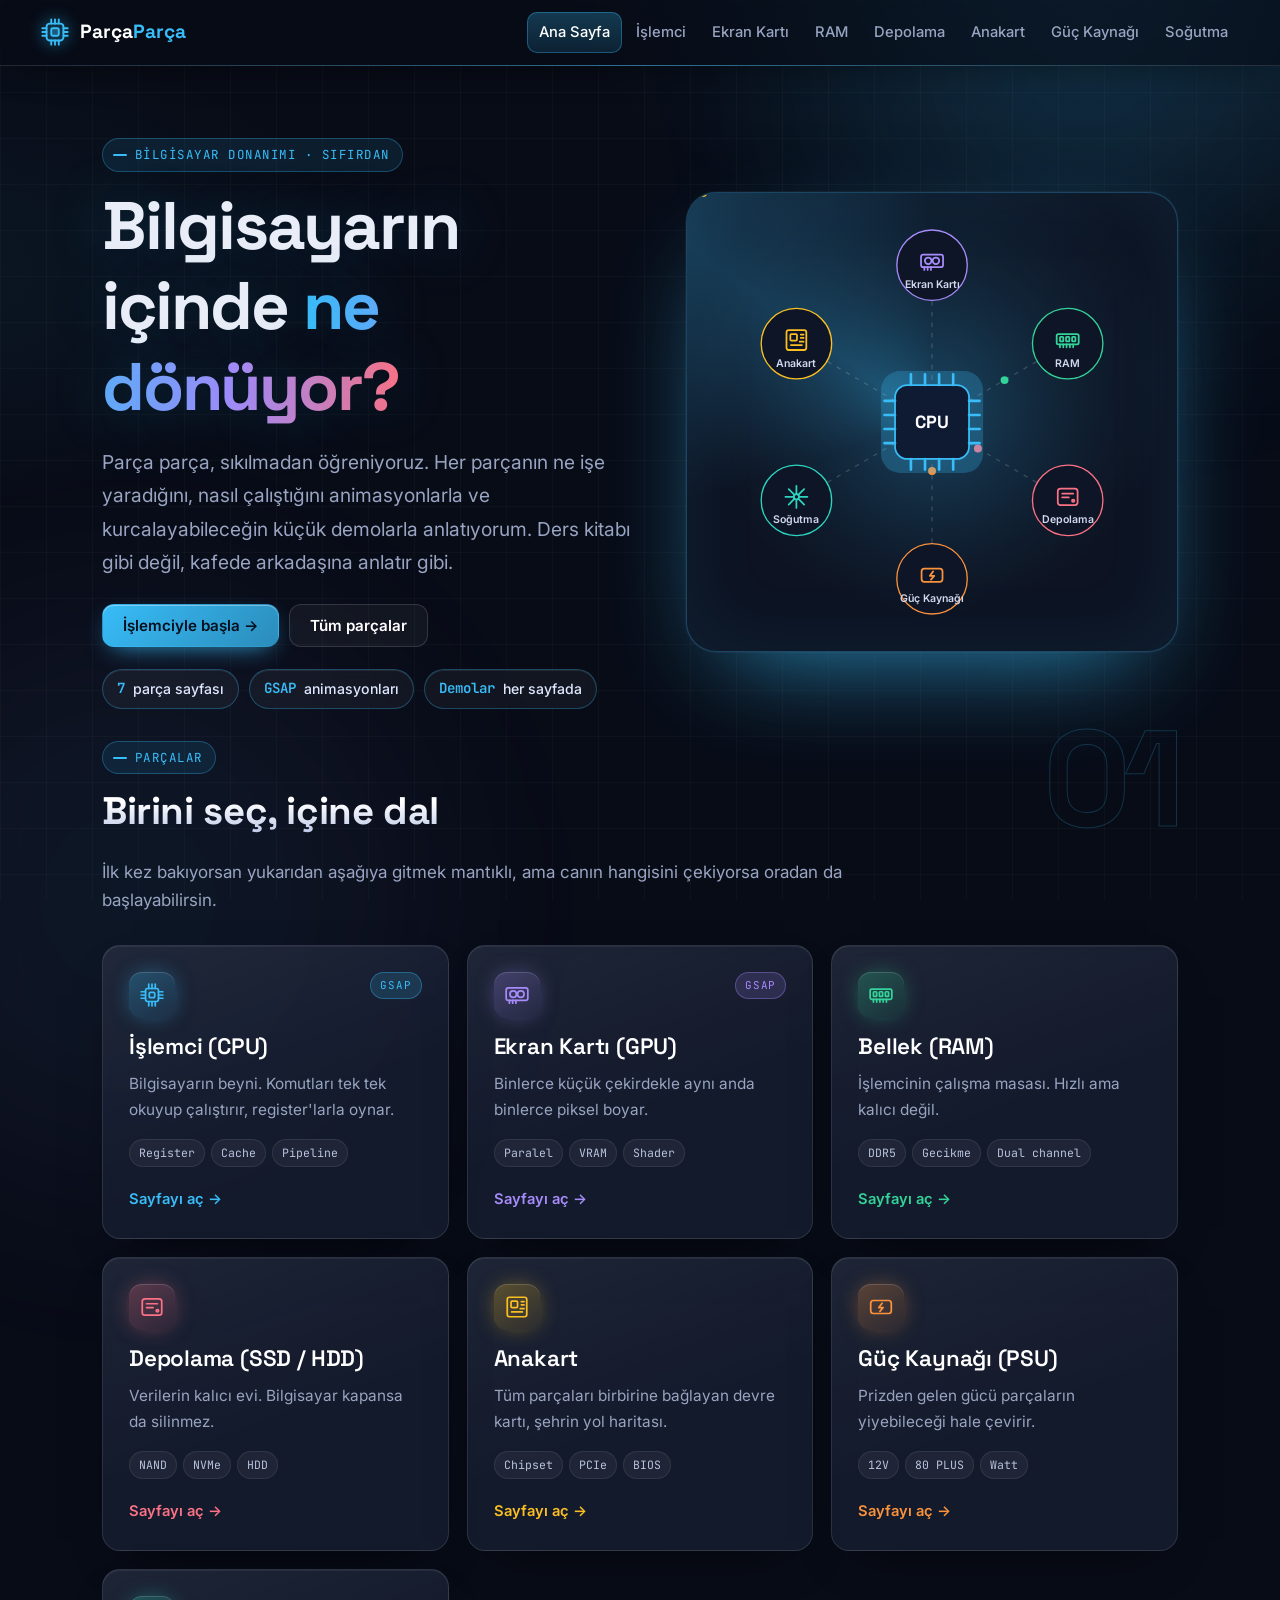
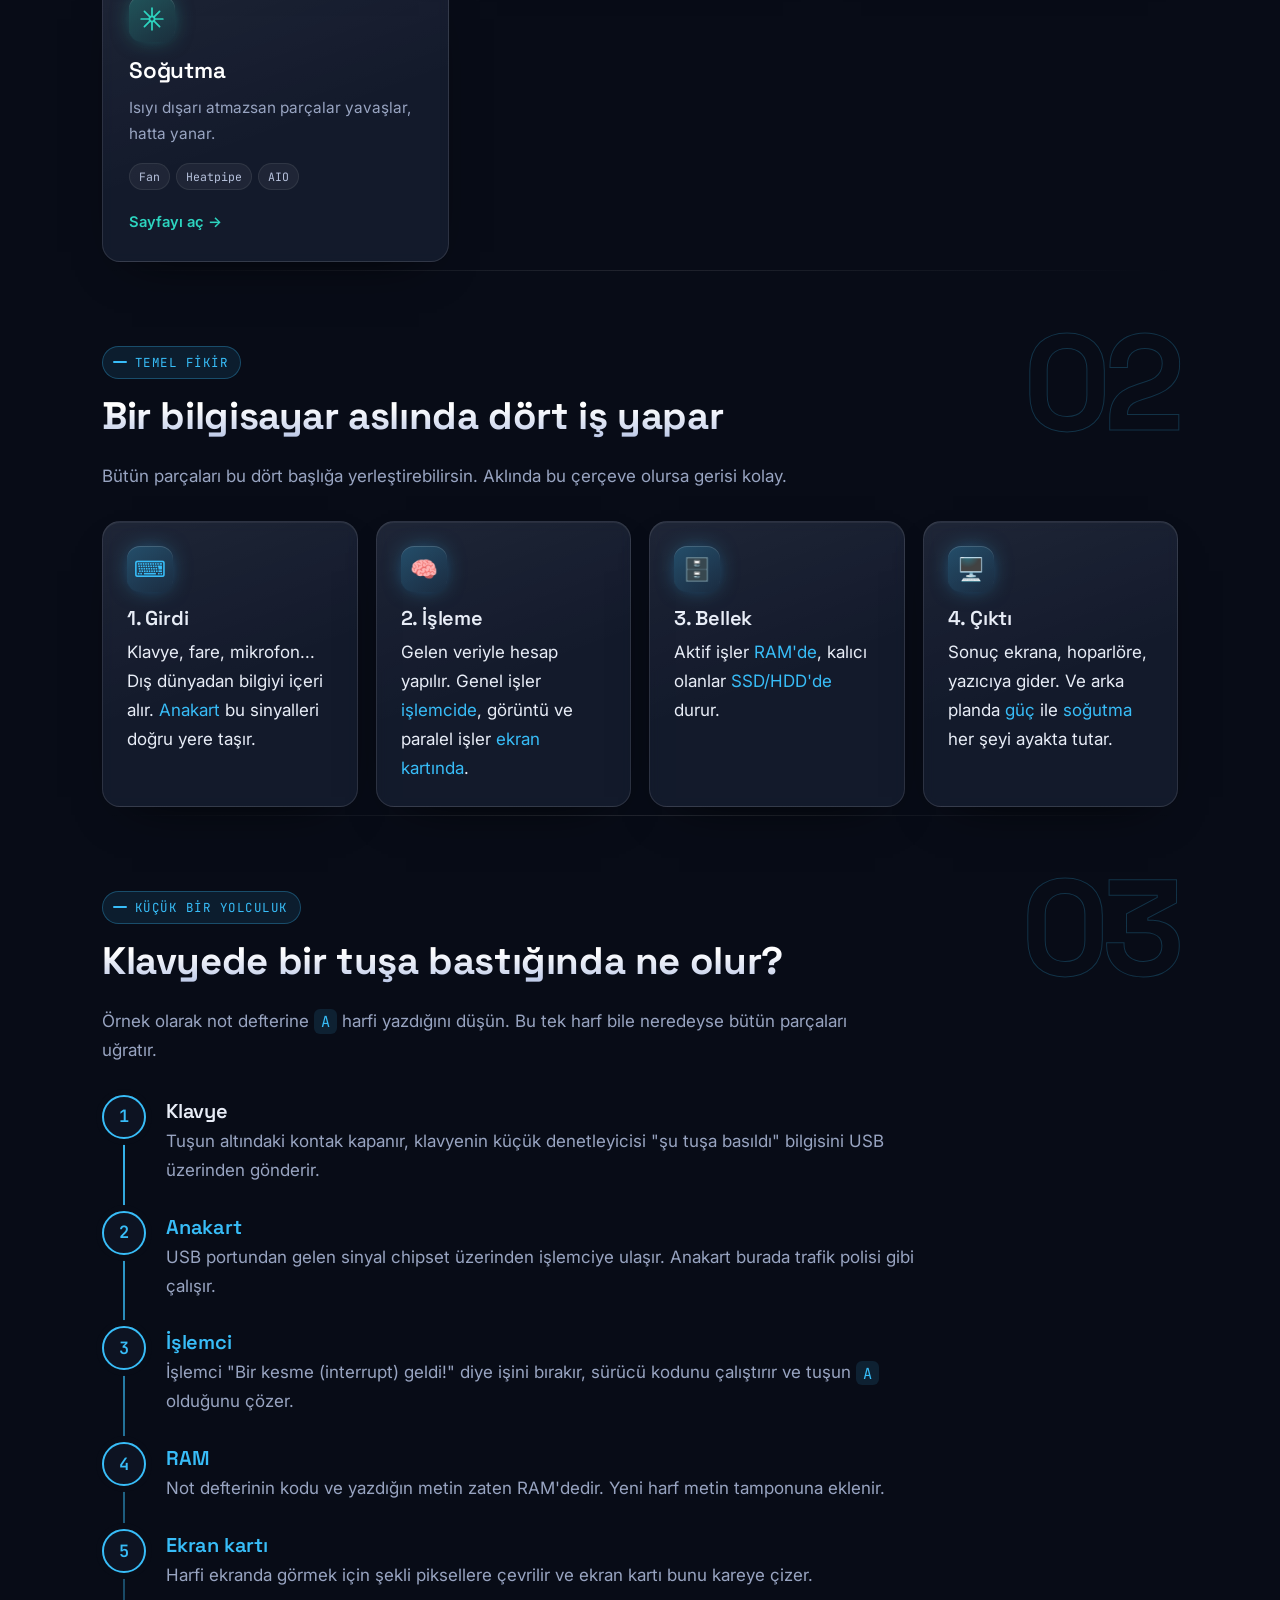
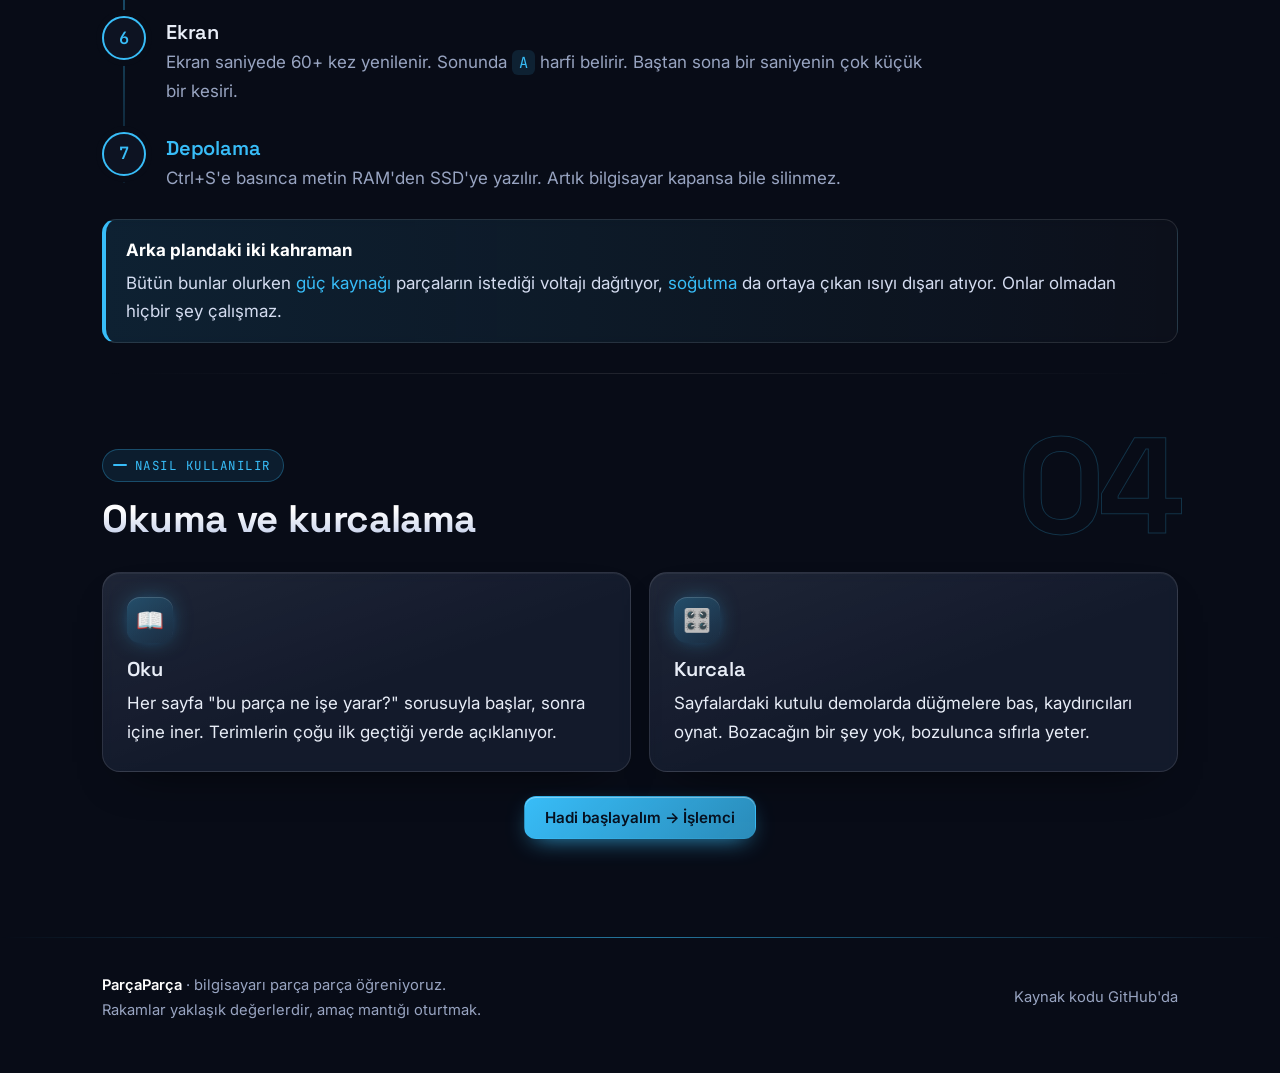
<file: index.html>
<!doctype html>
<html lang="tr">
<head>
  <meta charset="utf-8">
  <meta name="viewport" content="width=device-width, initial-scale=1">
  <title>ParçaParça — Bilgisayarı Parça Parça Öğren</title>
  <meta name="description" content="İşlemci, ekran kartı, RAM, anakart ve daha fazlası. Bilgisayar parçalarının ne yaptığını animasyonlar ve küçük demolarla öğren.">
  <link rel="preconnect" href="https://fonts.googleapis.com">
  <link rel="preconnect" href="https://fonts.gstatic.com" crossorigin>
  <link href="https://fonts.googleapis.com/css2?family=Inter:wght@400;500;600&family=JetBrains+Mono:wght@400;600&family=Space+Grotesk:wght@500;600;700&display=swap" rel="stylesheet">
  <link rel="stylesheet" href="css/style.css">
  <link rel="stylesheet" href="css/polish.css">
  <link rel="stylesheet" href="css/home.css">
</head>
<body class="p-home" data-page="home">
<div id="site-header"></div>

<main>
  <!-- ================= HERO ================= -->
  <section class="home-hero">
    <div class="container hero-grid">
      <div>
        <span class="eyebrow">bilgisayar donanımı · sıfırdan</span>
        <h1>Bilgisayarın içinde <span class="grad">ne dönüyor?</span></h1>
        <p class="lead">Parça parça, sıkılmadan öğreniyoruz. Her parçanın ne işe yaradığını, nasıl çalıştığını animasyonlarla ve kurcalayabileceğin küçük demolarla anlatıyorum. Ders kitabı gibi değil, kafede arkadaşına anlatır gibi.</p>
        <div class="btn-row mt2">
          <a class="btn" href="cpu.html">İşlemciyle başla →</a>
          <a class="btn ghost" href="#parcalar">Tüm parçalar</a>
        </div>
        <div class="hero-chips">
          <span class="chip"><b>7</b> parça sayfası</span>
          <span class="chip"><b>GSAP</b> animasyonları</span>
          <span class="chip"><b>Demolar</b> her sayfada</span>
        </div>
      </div>
      <div class="hero-visual home-visual" id="net" aria-label="Parçaların birbirine bağlı olduğunu gösteren animasyonlu diyagram"></div>
    </div>
  </section>

  <!-- ================= PARÇALAR ================= -->
  <section class="section" id="parcalar">
    <div class="container">
      <div class="section-head reveal">
        <span class="eyebrow">parçalar</span>
        <h2>Birini seç, içine dal</h2>
        <p>İlk kez bakıyorsan yukarıdan aşağıya gitmek mantıklı, ama canın hangisini çekiyorsa oradan da başlayabilirsin.</p>
      </div>
      <div class="grid c3" id="part-grid"></div>
    </div>
  </section>

  <!-- ================= TEMEL FİKİR ================= -->
  <section class="section" id="temel">
    <div class="container">
      <div class="section-head reveal">
        <span class="eyebrow">temel fikir</span>
        <h2>Bir bilgisayar aslında dört iş yapar</h2>
        <p>Bütün parçaları bu dört başlığa yerleştirebilirsin. Aklında bu çerçeve olursa gerisi kolay.</p>
      </div>
      <div class="grid c4">
        <div class="card reveal">
          <div class="ico">⌨️</div>
          <h3>1. Girdi</h3>
          <p>Klavye, fare, mikrofon... Dış dünyadan bilgiyi içeri alır. <a href="anakart.html">Anakart</a> bu sinyalleri doğru yere taşır.</p>
        </div>
        <div class="card reveal d1">
          <div class="ico">🧠</div>
          <h3>2. İşleme</h3>
          <p>Gelen veriyle hesap yapılır. Genel işler <a href="cpu.html">işlemcide</a>, görüntü ve paralel işler <a href="gpu.html">ekran kartında</a>.</p>
        </div>
        <div class="card reveal d2">
          <div class="ico">🗄️</div>
          <h3>3. Bellek</h3>
          <p>Aktif işler <a href="ram.html">RAM'de</a>, kalıcı olanlar <a href="depolama.html">SSD/HDD'de</a> durur.</p>
        </div>
        <div class="card reveal d3">
          <div class="ico">🖥️</div>
          <h3>4. Çıktı</h3>
          <p>Sonuç ekrana, hoparlöre, yazıcıya gider. Ve arka planda <a href="psu.html">güç</a> ile <a href="sogutma.html">soğutma</a> her şeyi ayakta tutar.</p>
        </div>
      </div>
    </div>
  </section>

  <!-- ================= TUŞA BASINCA ================= -->
  <section class="section" id="yolculuk">
    <div class="container">
      <div class="section-head reveal">
        <span class="eyebrow">küçük bir yolculuk</span>
        <h2>Klavyede bir tuşa bastığında ne olur?</h2>
        <p>Örnek olarak not defterine <code>A</code> harfi yazdığını düşün. Bu tek harf bile neredeyse bütün parçaları uğratır.</p>
      </div>
      <ol class="journey">
        <li class="reveal"><span class="num">1</span><div><h3>Klavye</h3><p>Tuşun altındaki kontak kapanır, klavyenin küçük denetleyicisi "şu tuşa basıldı" bilgisini USB üzerinden gönderir.</p></div></li>
        <li class="reveal"><span class="num">2</span><div><h3><a href="anakart.html">Anakart</a></h3><p>USB portundan gelen sinyal chipset üzerinden işlemciye ulaşır. Anakart burada trafik polisi gibi çalışır.</p></div></li>
        <li class="reveal"><span class="num">3</span><div><h3><a href="cpu.html">İşlemci</a></h3><p>İşlemci "Bir kesme (interrupt) geldi!" diye işini bırakır, sürücü kodunu çalıştırır ve tuşun <code>A</code> olduğunu çözer.</p></div></li>
        <li class="reveal"><span class="num">4</span><div><h3><a href="ram.html">RAM</a></h3><p>Not defterinin kodu ve yazdığın metin zaten RAM'dedir. Yeni harf metin tamponuna eklenir.</p></div></li>
        <li class="reveal"><span class="num">5</span><div><h3><a href="gpu.html">Ekran kartı</a></h3><p>Harfi ekranda görmek için şekli piksellere çevrilir ve ekran kartı bunu kareye çizer.</p></div></li>
        <li class="reveal"><span class="num">6</span><div><h3>Ekran</h3><p>Ekran saniyede 60+ kez yenilenir. Sonunda <code>A</code> harfi belirir. Baştan sona bir saniyenin çok küçük bir kesiri.</p></div></li>
        <li class="reveal"><span class="num">7</span><div><h3><a href="depolama.html">Depolama</a></h3><p>Ctrl+S'e basınca metin RAM'den SSD'ye yazılır. Artık bilgisayar kapansa bile silinmez.</p></div></li>
      </ol>
      <div class="callout reveal">
        <span class="callout-title">Arka plandaki iki kahraman</span>
        Bütün bunlar olurken <a href="psu.html">güç kaynağı</a> parçaların istediği voltajı dağıtıyor, <a href="sogutma.html">soğutma</a> da ortaya çıkan ısıyı dışarı atıyor. Onlar olmadan hiçbir şey çalışmaz.
      </div>
    </div>
  </section>

  <!-- ================= NASIL ÖĞRENELİM ================= -->
  <section class="section" id="nasil">
    <div class="container">
      <div class="section-head reveal">
        <span class="eyebrow">nasıl kullanılır</span>
        <h2>Okuma ve kurcalama</h2>
      </div>
      <div class="grid c2">
        <div class="card reveal"><div class="ico">📖</div><h3>Oku</h3><p>Her sayfa "bu parça ne işe yarar?" sorusuyla başlar, sonra içine iner. Terimlerin çoğu ilk geçtiği yerde açıklanıyor.</p></div>
        <div class="card reveal d1"><div class="ico">🎛️</div><h3>Kurcala</h3><p>Sayfalardaki kutulu demolarda düğmelere bas, kaydırıcıları oynat. Bozacağın bir şey yok, bozulunca sıfırla yeter.</p></div>
      </div>
      <div class="center mt2 reveal">
        <a class="btn" href="cpu.html">Hadi başlayalım → İşlemci</a>
      </div>
    </div>
  </section>
</main>

<div id="site-footer"></div>

<script src="js/site.js"></script>
<script src="js/home.js"></script>
</body>
</html>
</file>
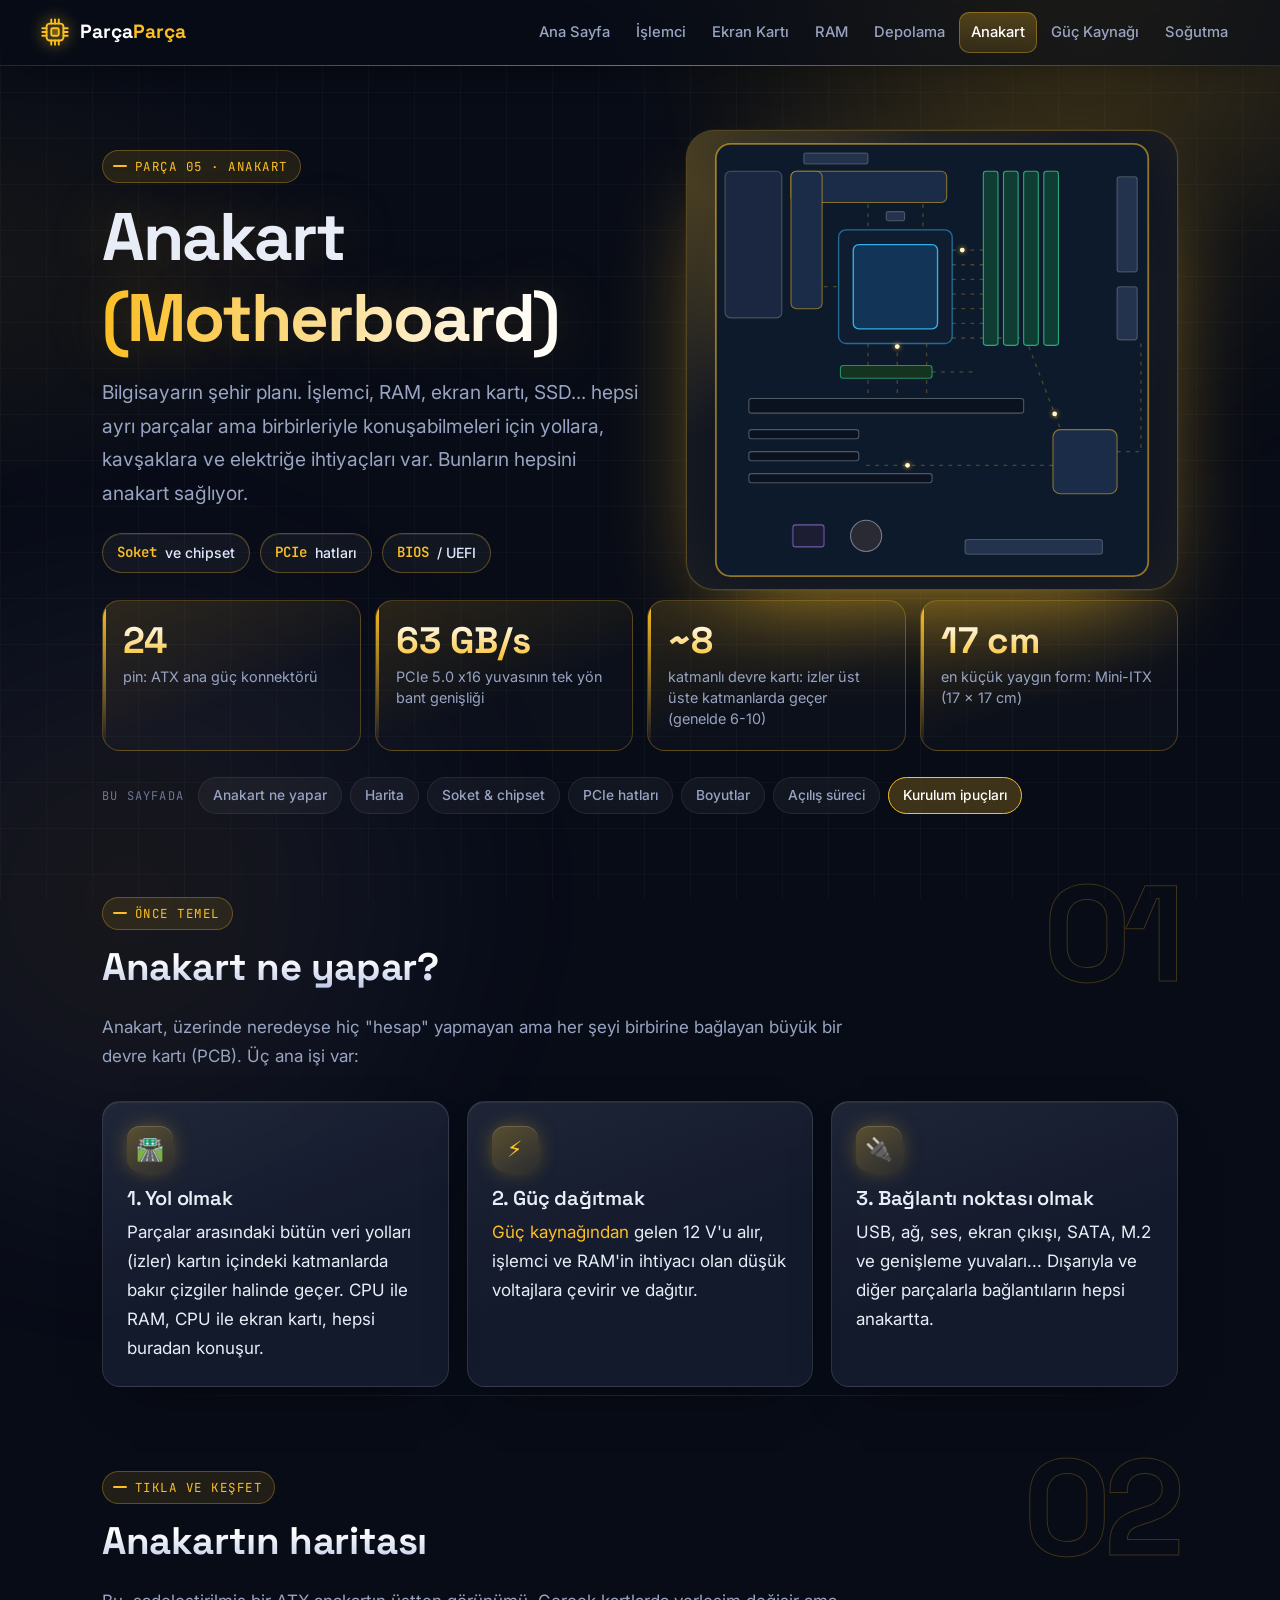
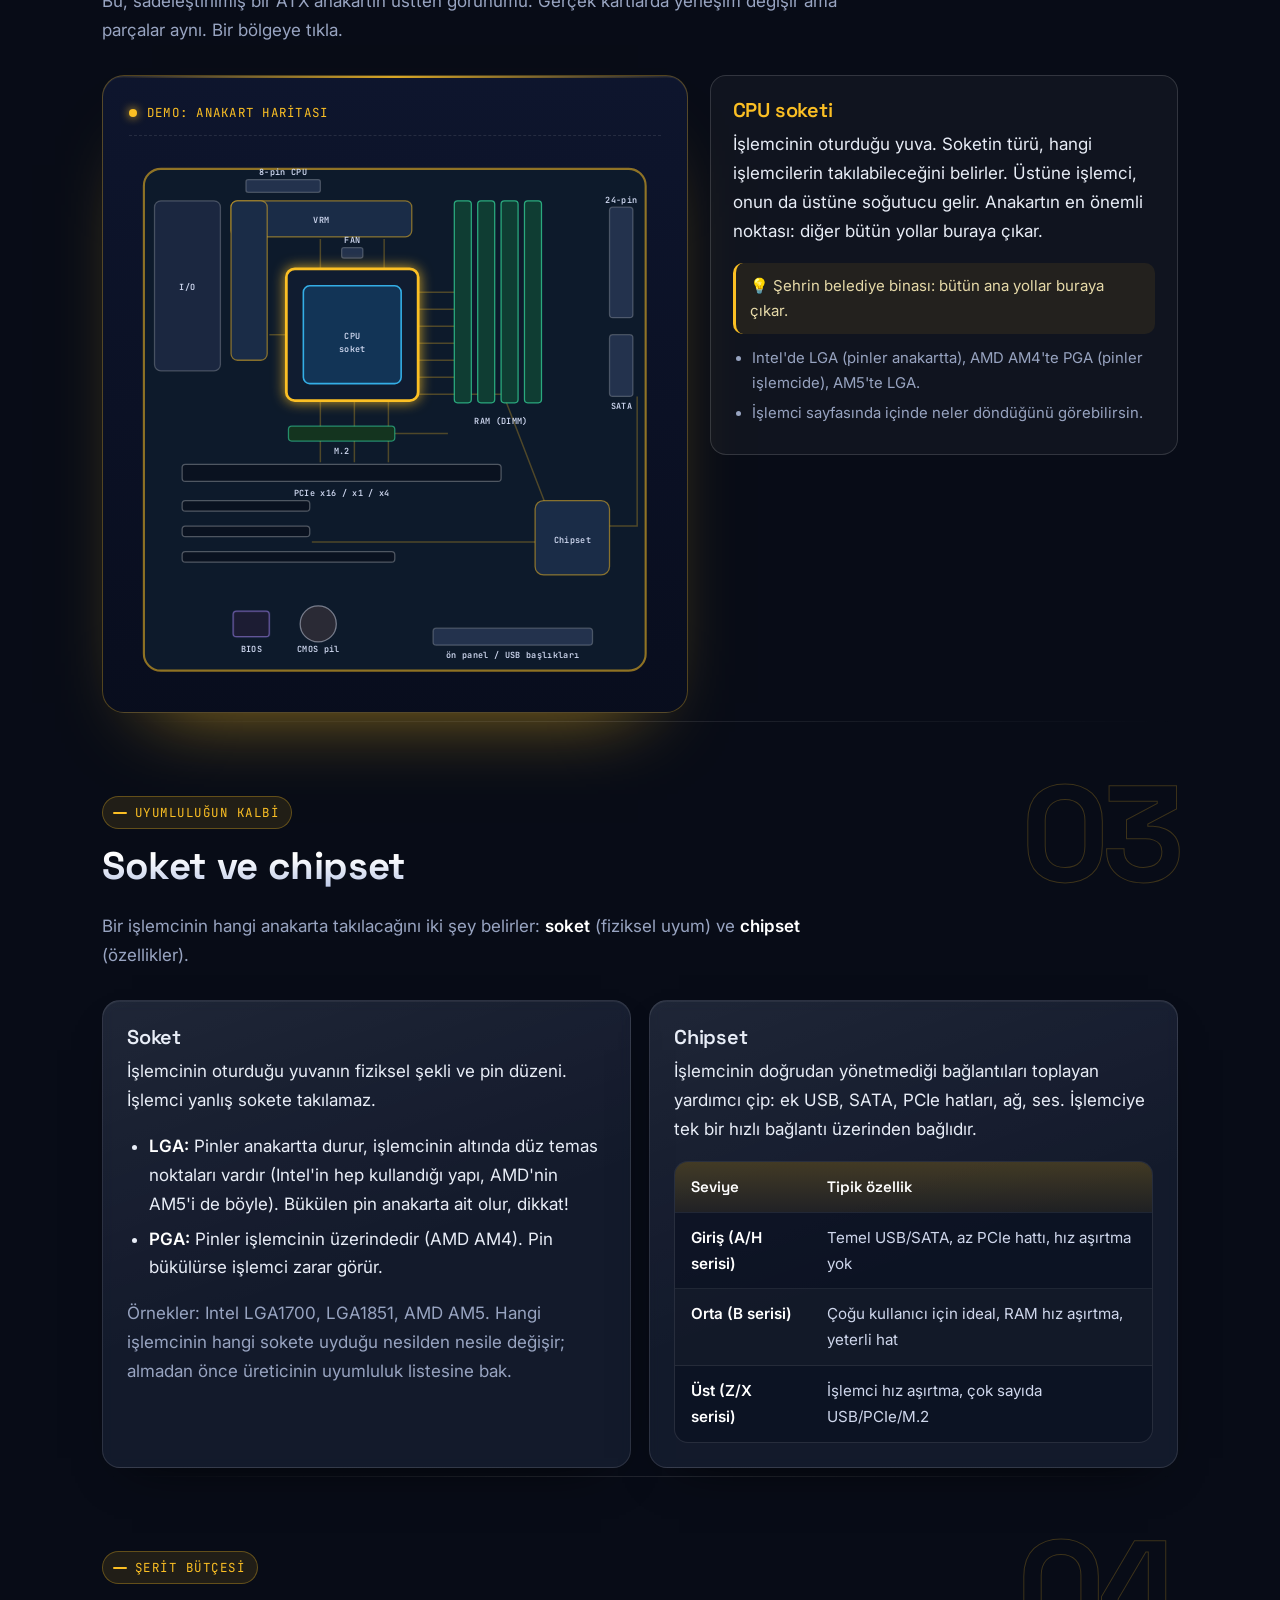
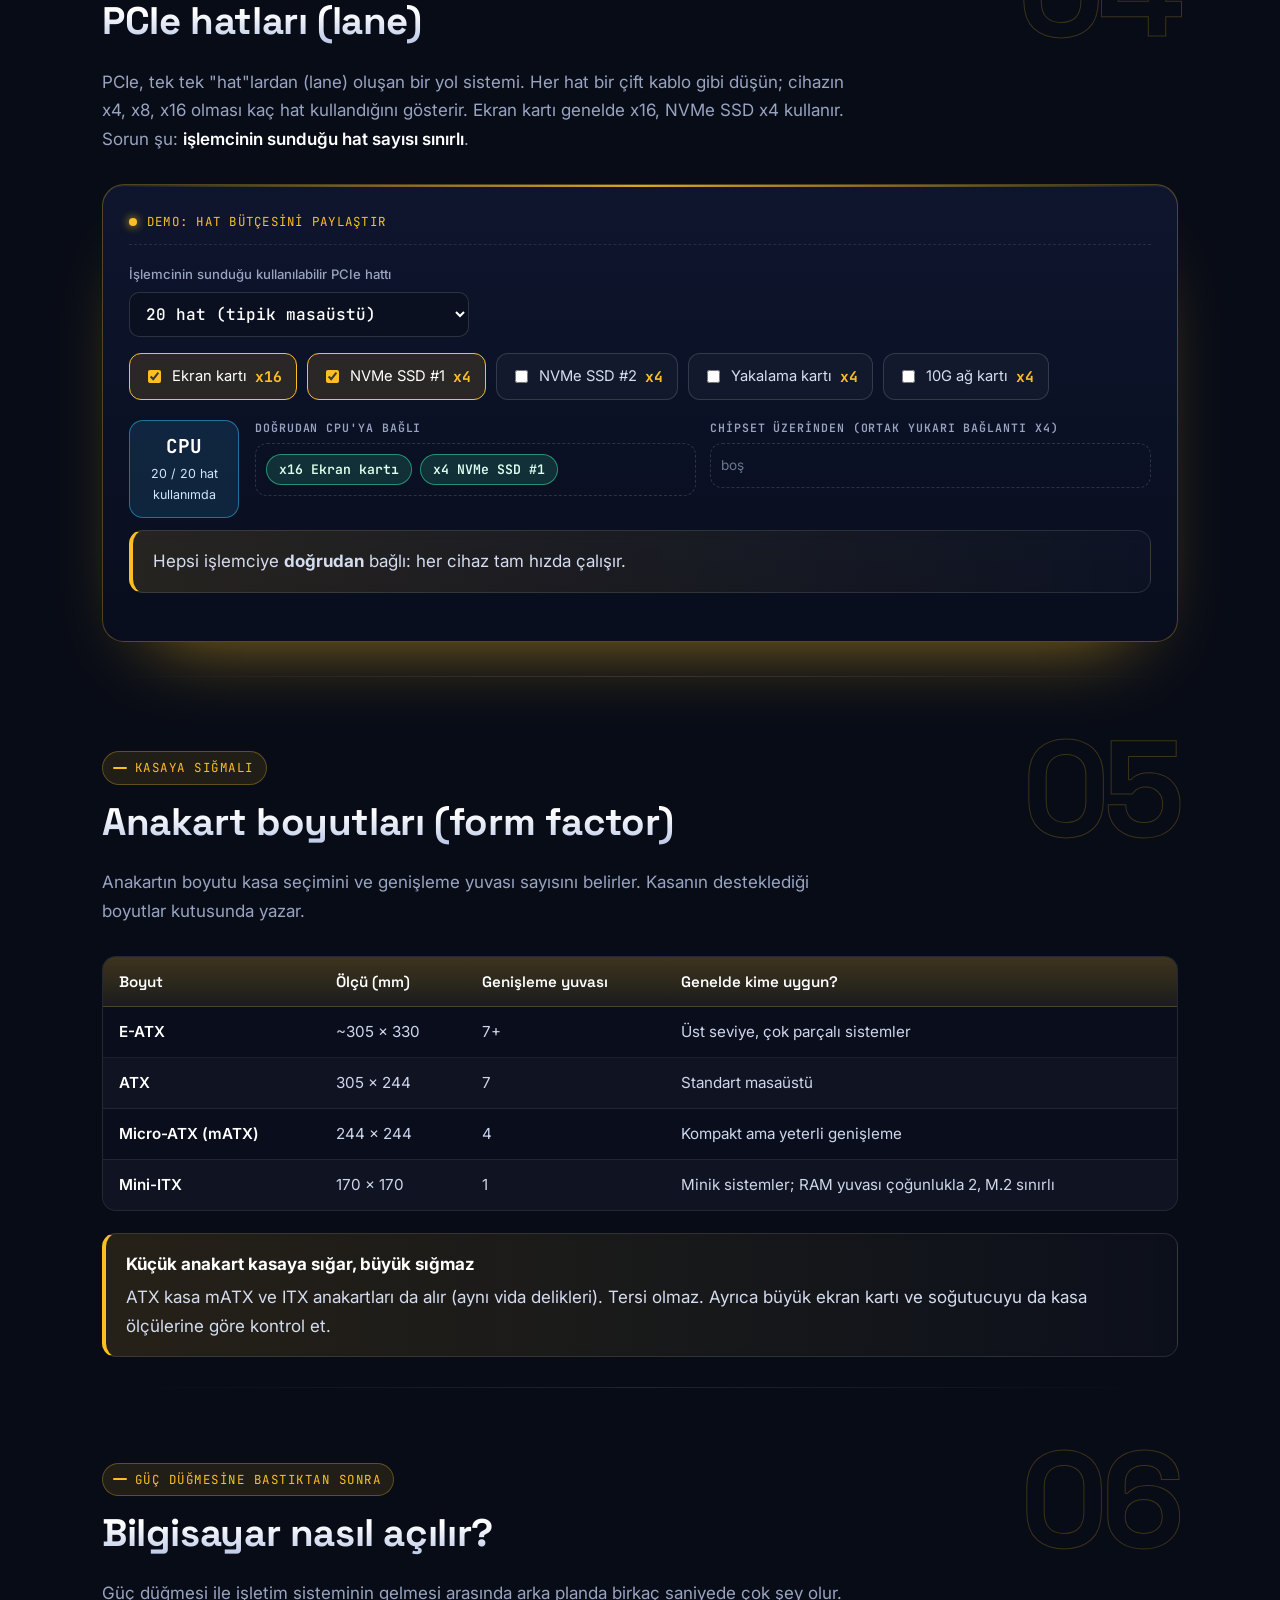
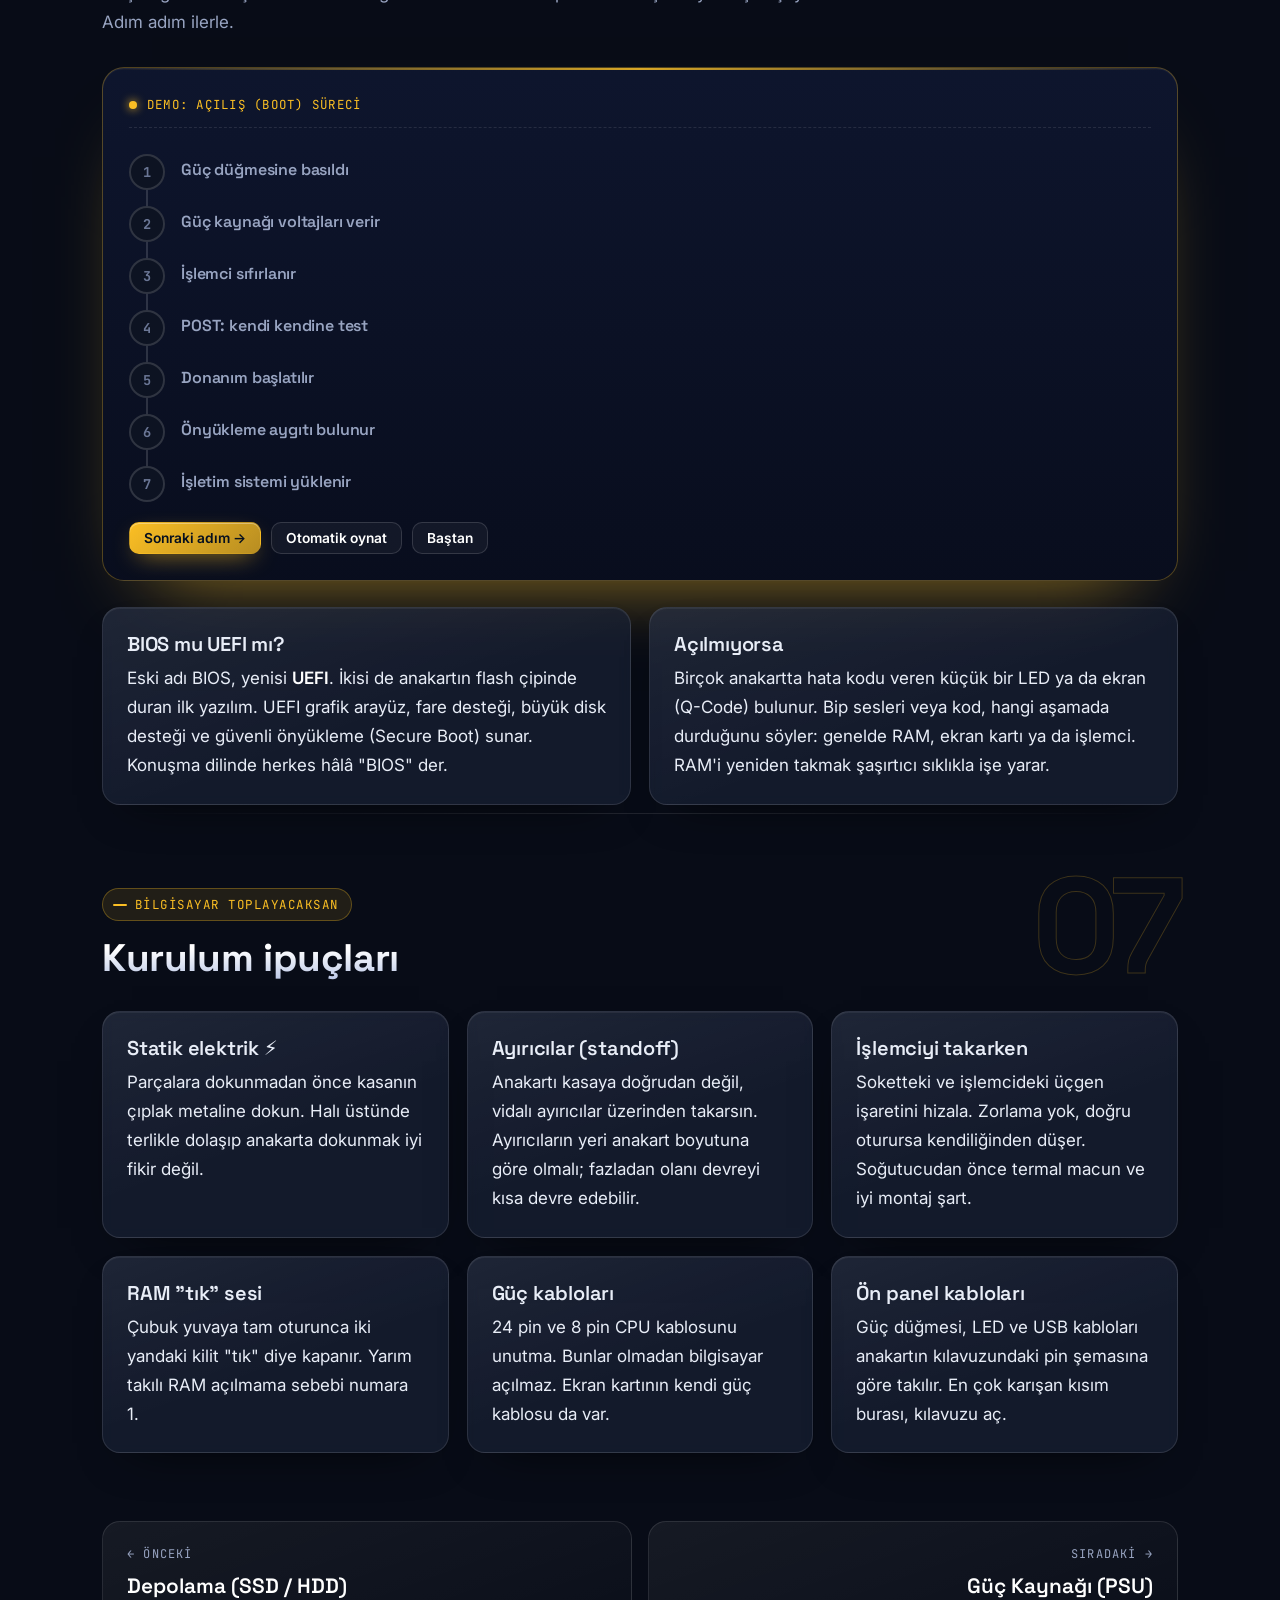
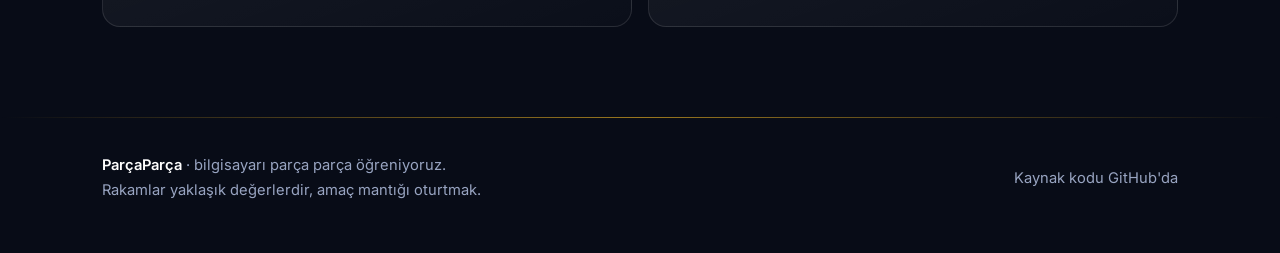
<file: anakart.html>
<!doctype html>
<html lang="tr">
<head>
  <meta charset="utf-8">
  <meta name="viewport" content="width=device-width, initial-scale=1">
  <title>Anakart — ParçaParça</title>
  <meta name="description" content="Anakart nedir, üzerinde neler var? Soket, chipset, VRM, PCIe hatları ve bilgisayarın açılış süreci. Tıklanabilir haritayla öğren.">
  <link rel="preconnect" href="https://fonts.googleapis.com">
  <link rel="preconnect" href="https://fonts.gstatic.com" crossorigin>
  <link href="https://fonts.googleapis.com/css2?family=Inter:wght@400;500;600&family=JetBrains+Mono:wght@400;600&family=Space+Grotesk:wght@500;600;700&display=swap" rel="stylesheet">
  <link rel="stylesheet" href="css/style.css">
  <link rel="stylesheet" href="css/polish.css">
  <link rel="stylesheet" href="css/anakart.css">
</head>
<body class="p-anakart" data-page="anakart">
<div id="site-header"></div>

<main>
  <!-- ================= HERO ================= -->
  <section class="part-hero">
    <div class="container hero-grid">
      <div>
        <span class="eyebrow">parça 05 · anakart</span>
        <h1>Anakart <span class="grad">(Motherboard)</span></h1>
        <p class="lead">Bilgisayarın şehir planı. İşlemci, RAM, ekran kartı, SSD... hepsi ayrı parçalar ama birbirleriyle konuşabilmeleri için yollara, kavşaklara ve elektriğe ihtiyaçları var. Bunların hepsini anakart sağlıyor.</p>
        <div class="hero-chips">
          <span class="chip"><b>Soket</b> ve chipset</span>
          <span class="chip"><b>PCIe</b> hatları</span>
          <span class="chip"><b>BIOS</b> / UEFI</span>
        </div>
      </div>
      <div class="hero-visual" id="board-hero" aria-label="Animasyonlu anakart çizimi"></div>
    </div>

    <div class="container">
      <div class="stats">
        <div class="stat"><b data-count="24">0</b><span>pin: ATX ana güç konnektörü</span></div>
        <div class="stat"><b data-count="63" data-suffix=" GB/s">0</b><span>PCIe 5.0 x16 yuvasının tek yön bant genişliği</span></div>
        <div class="stat"><b data-count="8" data-prefix="~">0</b><span>katmanlı devre kartı: izler üst üste katmanlarda geçer (genelde 6-10)</span></div>
        <div class="stat"><b data-count="17" data-suffix=" cm">0</b><span>en küçük yaygın form: Mini-ITX (17 × 17 cm)</span></div>
      </div>
      <div class="toc">
        <small>Bu sayfada</small>
        <a href="#nedir">Anakart ne yapar</a>
        <a href="#harita">Harita</a>
        <a href="#soket">Soket &amp; chipset</a>
        <a href="#hat">PCIe hatları</a>
        <a href="#form">Boyutlar</a>
        <a href="#acilis">Açılış süreci</a>
        <a href="#kurulum">Kurulum ipuçları</a>
      </div>
    </div>
  </section>

  <!-- ================= NEDİR ================= -->
  <section class="section" id="nedir">
    <div class="container">
      <div class="section-head reveal">
        <span class="eyebrow">önce temel</span>
        <h2>Anakart ne yapar?</h2>
        <p>Anakart, üzerinde neredeyse hiç "hesap" yapmayan ama her şeyi birbirine bağlayan büyük bir devre kartı (PCB). Üç ana işi var:</p>
      </div>
      <div class="grid c3">
        <div class="card reveal"><div class="ico">🛣️</div><h3>1. Yol olmak</h3><p>Parçalar arasındaki bütün veri yolları (izler) kartın içindeki katmanlarda bakır çizgiler halinde geçer. CPU ile RAM, CPU ile ekran kartı, hepsi buradan konuşur.</p></div>
        <div class="card reveal d1"><div class="ico">⚡</div><h3>2. Güç dağıtmak</h3><p><a href="psu.html">Güç kaynağından</a> gelen 12 V'u alır, işlemci ve RAM'in ihtiyacı olan düşük voltajlara çevirir ve dağıtır.</p></div>
        <div class="card reveal d2"><div class="ico">🔌</div><h3>3. Bağlantı noktası olmak</h3><p>USB, ağ, ses, ekran çıkışı, SATA, M.2 ve genişleme yuvaları... Dışarıyla ve diğer parçalarla bağlantıların hepsi anakartta.</p></div>
      </div>
    </div>
  </section>

  <!-- ================= HARİTA ================= -->
  <section class="section" id="harita">
    <div class="container">
      <div class="section-head reveal">
        <span class="eyebrow">tıkla ve keşfet</span>
        <h2>Anakartın haritası</h2>
        <p>Bu, sadeleştirilmiş bir ATX anakartın üstten görünümü. Gerçek kartlarda yerleşim değişir ama parçalar aynı. Bir bölgeye tıkla.</p>
      </div>
      <div class="board-wrap reveal">
        <div class="demo" style="margin:0"><div class="demo-title"><span class="dot"></span> Demo: anakart haritası</div><div class="board-map" id="board-map"></div></div>
        <aside class="block-info" id="board-info" aria-live="polite"></aside>
      </div>
    </div>
  </section>

  <!-- ================= SOKET & CHIPSET ================= -->
  <section class="section" id="soket">
    <div class="container">
      <div class="section-head reveal">
        <span class="eyebrow">uyumluluğun kalbi</span>
        <h2>Soket ve chipset</h2>
        <p>Bir işlemcinin hangi anakarta takılacağını iki şey belirler: <strong>soket</strong> (fiziksel uyum) ve <strong>chipset</strong> (özellikler).</p>
      </div>
      <div class="grid c2">
        <div class="card reveal">
          <h3>Soket</h3>
          <p>İşlemcinin oturduğu yuvanın fiziksel şekli ve pin düzeni. İşlemci yanlış sokete takılamaz.</p>
          <ul>
            <li><strong>LGA:</strong> Pinler anakartta durur, işlemcinin altında düz temas noktaları vardır (Intel'in hep kullandığı yapı, AMD'nin AM5'i de böyle). Bükülen pin anakarta ait olur, dikkat!</li>
            <li><strong>PGA:</strong> Pinler işlemcinin üzerindedir (AMD AM4). Pin bükülürse işlemci zarar görür.</li>
          </ul>
          <p class="muted">Örnekler: Intel LGA1700, LGA1851, AMD AM5. Hangi işlemcinin hangi sokete uyduğu nesilden nesile değişir; almadan önce üreticinin uyumluluk listesine bak.</p>
        </div>
        <div class="card reveal d1">
          <h3>Chipset</h3>
          <p>İşlemcinin doğrudan yönetmediği bağlantıları toplayan yardımcı çip: ek USB, SATA, PCIe hatları, ağ, ses. İşlemciye tek bir hızlı bağlantı üzerinden bağlıdır.</p>
          <div class="table-wrap" style="margin:12px 0 0">
            <table style="min-width:0">
              <thead><tr><th>Seviye</th><th>Tipik özellik</th></tr></thead>
              <tbody>
                <tr><td>Giriş (A/H serisi)</td><td>Temel USB/SATA, az PCIe hattı, hız aşırtma yok</td></tr>
                <tr><td>Orta (B serisi)</td><td>Çoğu kullanıcı için ideal, RAM hız aşırtma, yeterli hat</td></tr>
                <tr><td>Üst (Z/X serisi)</td><td>İşlemci hız aşırtma, çok sayıda USB/PCIe/M.2</td></tr>
              </tbody>
            </table>
          </div>
        </div>
      </div>
    </div>
  </section>

  <!-- ================= PCIe HATLARI ================= -->
  <section class="section" id="hat">
    <div class="container">
      <div class="section-head reveal">
        <span class="eyebrow">şerit bütçesi</span>
        <h2>PCIe hatları (lane)</h2>
        <p>PCIe, tek tek "hat"lardan (lane) oluşan bir yol sistemi. Her hat bir çift kablo gibi düşün; cihazın x4, x8, x16 olması kaç hat kullandığını gösterir. Ekran kartı genelde x16, NVMe SSD x4 kullanır. Sorun şu: <strong>işlemcinin sunduğu hat sayısı sınırlı</strong>.</p>
      </div>
      <div class="demo reveal" id="lanes">
        <div class="demo-title"><span class="dot"></span> Demo: hat bütçesini paylaştır</div>
        <div class="field" style="max-width:340px"><label for="ln-cpu">İşlemcinin sunduğu kullanılabilir PCIe hattı</label>
          <select id="ln-cpu"><option value="20" selected>20 hat (tipik masaüstü)</option><option value="28">28 hat (daha üst seviye platform)</option></select></div>
        <div class="ln-devs" id="ln-devs"></div>
        <div class="ln-view">
          <div class="ln-cpu"><b>CPU</b><span id="ln-cpu-used"></span></div>
          <div class="ln-cols">
            <div><h4>Doğrudan CPU'ya bağlı</h4><div class="ln-list" id="ln-direct"></div></div>
            <div><h4>Chipset üzerinden (ortak yukarı bağlantı x4)</h4><div class="ln-list" id="ln-chip"></div></div>
          </div>
        </div>
        <div class="callout mt1" id="ln-note"></div>
      </div>
    </div>
  </section>

  <!-- ================= FORM ================= -->
  <section class="section" id="form">
    <div class="container">
      <div class="section-head reveal">
        <span class="eyebrow">kasaya sığmalı</span>
        <h2>Anakart boyutları (form factor)</h2>
        <p>Anakartın boyutu kasa seçimini ve genişleme yuvası sayısını belirler. Kasanın desteklediği boyutlar kutusunda yazar.</p>
      </div>
      <div class="table-wrap reveal">
        <table>
          <thead><tr><th>Boyut</th><th>Ölçü (mm)</th><th>Genişleme yuvası</th><th>Genelde kime uygun?</th></tr></thead>
          <tbody>
            <tr><td>E-ATX</td><td>~305 × 330</td><td>7+</td><td>Üst seviye, çok parçalı sistemler</td></tr>
            <tr><td>ATX</td><td>305 × 244</td><td>7</td><td>Standart masaüstü</td></tr>
            <tr><td>Micro-ATX (mATX)</td><td>244 × 244</td><td>4</td><td>Kompakt ama yeterli genişleme</td></tr>
            <tr><td>Mini-ITX</td><td>170 × 170</td><td>1</td><td>Minik sistemler; RAM yuvası çoğunlukla 2, M.2 sınırlı</td></tr>
          </tbody>
        </table>
      </div>
      <div class="callout reveal">
        <span class="callout-title">Küçük anakart kasaya sığar, büyük sığmaz</span>
        ATX kasa mATX ve ITX anakartları da alır (aynı vida delikleri). Tersi olmaz. Ayrıca büyük ekran kartı ve soğutucuyu da kasa ölçülerine göre kontrol et.
      </div>
    </div>
  </section>

  <!-- ================= AÇILIŞ ================= -->
  <section class="section" id="acilis">
    <div class="container">
      <div class="section-head reveal">
        <span class="eyebrow">güç düğmesine bastıktan sonra</span>
        <h2>Bilgisayar nasıl açılır?</h2>
        <p>Güç düğmesi ile işletim sisteminin gelmesi arasında arka planda birkaç saniyede çok şey olur. Adım adım ilerle.</p>
      </div>
      <div class="demo reveal" id="boot">
        <div class="demo-title"><span class="dot"></span> Demo: açılış (boot) süreci</div>
        <ol class="boot-rail" id="boot-rail"></ol>
        <div class="btn-row mt1">
          <button class="btn sm" id="boot-next">Sonraki adım →</button>
          <button class="btn sm ghost" id="boot-auto">Otomatik oynat</button>
          <button class="btn sm ghost" id="boot-reset">Baştan</button>
        </div>
      </div>
      <div class="grid c2">
        <div class="card reveal"><h3>BIOS mu UEFI mı?</h3><p>Eski adı BIOS, yenisi <strong>UEFI</strong>. İkisi de anakartın flash çipinde duran ilk yazılım. UEFI grafik arayüz, fare desteği, büyük disk desteği ve güvenli önyükleme (Secure Boot) sunar. Konuşma dilinde herkes hâlâ "BIOS" der.</p></div>
        <div class="card reveal d1"><h3>Açılmıyorsa</h3><p>Birçok anakartta hata kodu veren küçük bir LED ya da ekran (Q-Code) bulunur. Bip sesleri veya kod, hangi aşamada durduğunu söyler: genelde RAM, ekran kartı ya da işlemci. RAM'i yeniden takmak şaşırtıcı sıklıkla işe yarar.</p></div>
      </div>
    </div>
  </section>

  <!-- ================= KURULUM ================= -->
  <section class="section" id="kurulum">
    <div class="container">
      <div class="section-head reveal">
        <span class="eyebrow">bilgisayar toplayacaksan</span>
        <h2>Kurulum ipuçları</h2>
      </div>
      <div class="grid c3">
        <div class="card reveal"><h3>Statik elektrik ⚡</h3><p>Parçalara dokunmadan önce kasanın çıplak metaline dokun. Halı üstünde terlikle dolaşıp anakarta dokunmak iyi fikir değil.</p></div>
        <div class="card reveal d1"><h3>Ayırıcılar (standoff)</h3><p>Anakartı kasaya doğrudan değil, vidalı ayırıcılar üzerinden takarsın. Ayırıcıların yeri anakart boyutuna göre olmalı; fazladan olanı devreyi kısa devre edebilir.</p></div>
        <div class="card reveal d2"><h3>İşlemciyi takarken</h3><p>Soketteki ve işlemcideki üçgen işaretini hizala. Zorlama yok, doğru oturursa kendiliğinden düşer. Soğutucudan önce termal macun ve iyi montaj şart.</p></div>
        <div class="card reveal"><h3>RAM "tık" sesi</h3><p>Çubuk yuvaya tam oturunca iki yandaki kilit "tık" diye kapanır. Yarım takılı RAM açılmama sebebi numara 1.</p></div>
        <div class="card reveal d1"><h3>Güç kabloları</h3><p>24 pin ve 8 pin CPU kablosunu unutma. Bunlar olmadan bilgisayar açılmaz. Ekran kartının kendi güç kablosu da var.</p></div>
        <div class="card reveal d2"><h3>Ön panel kabloları</h3><p>Güç düğmesi, LED ve USB kabloları anakartın kılavuzundaki pin şemasına göre takılır. En çok karışan kısım burası, kılavuzu aç.</p></div>
      </div>
    </div>
  </section>

  <div class="container"><div id="pager"></div></div>
</main>

<div id="site-footer"></div>

<script src="js/site.js"></script>
<script src="js/anakart.js"></script>
</body>
</html>
</file>
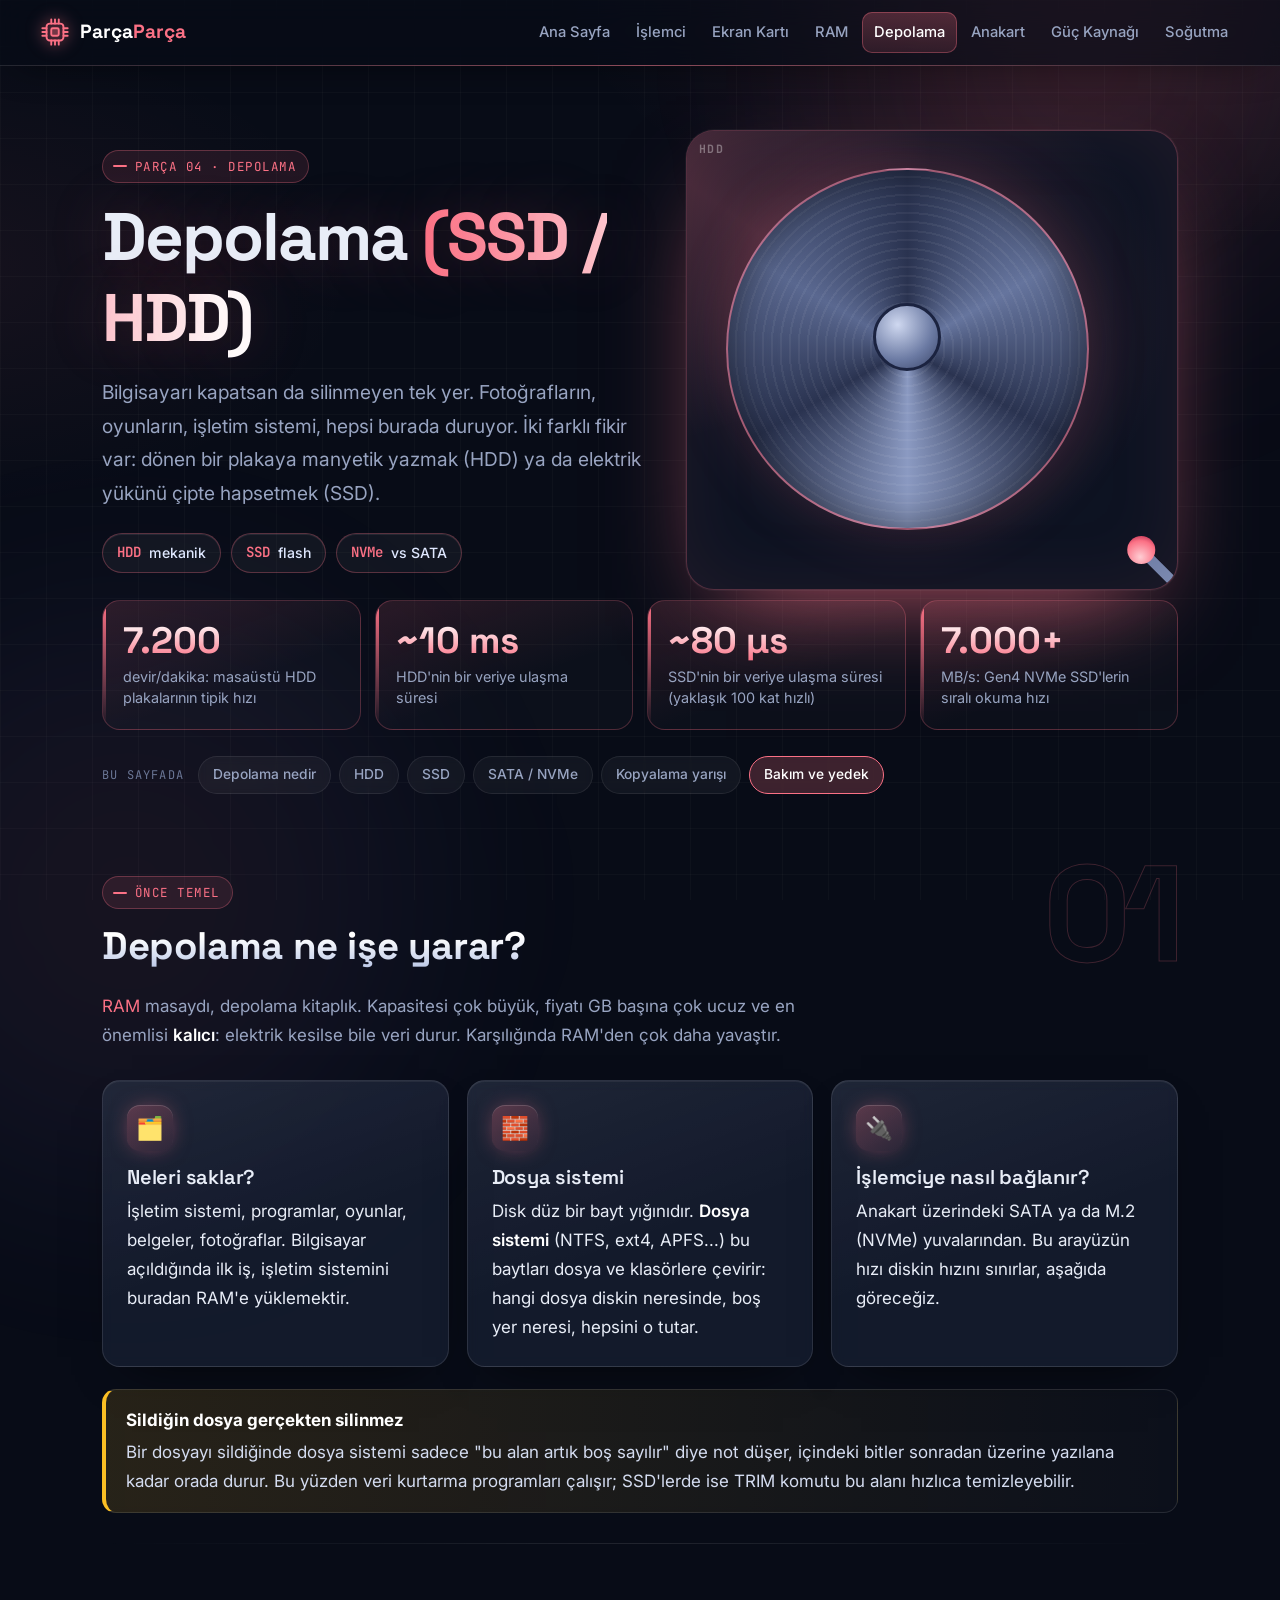
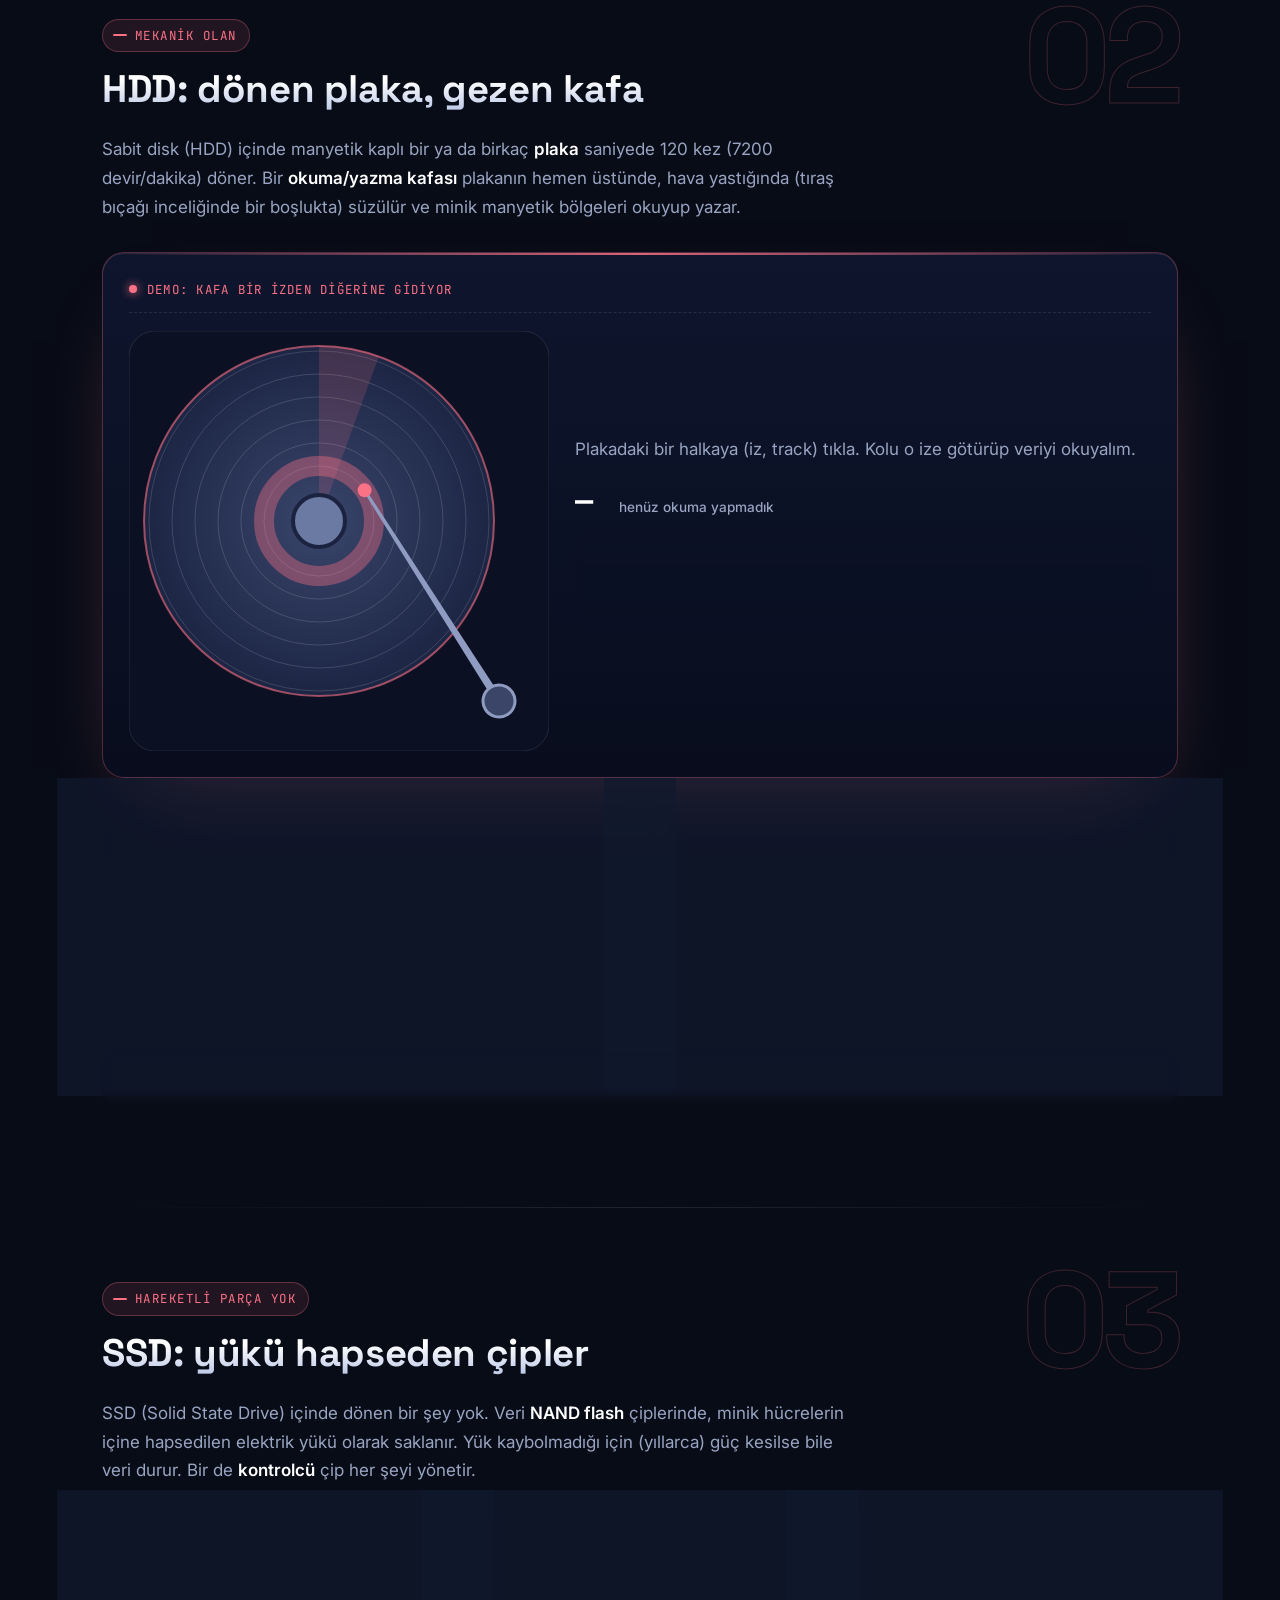
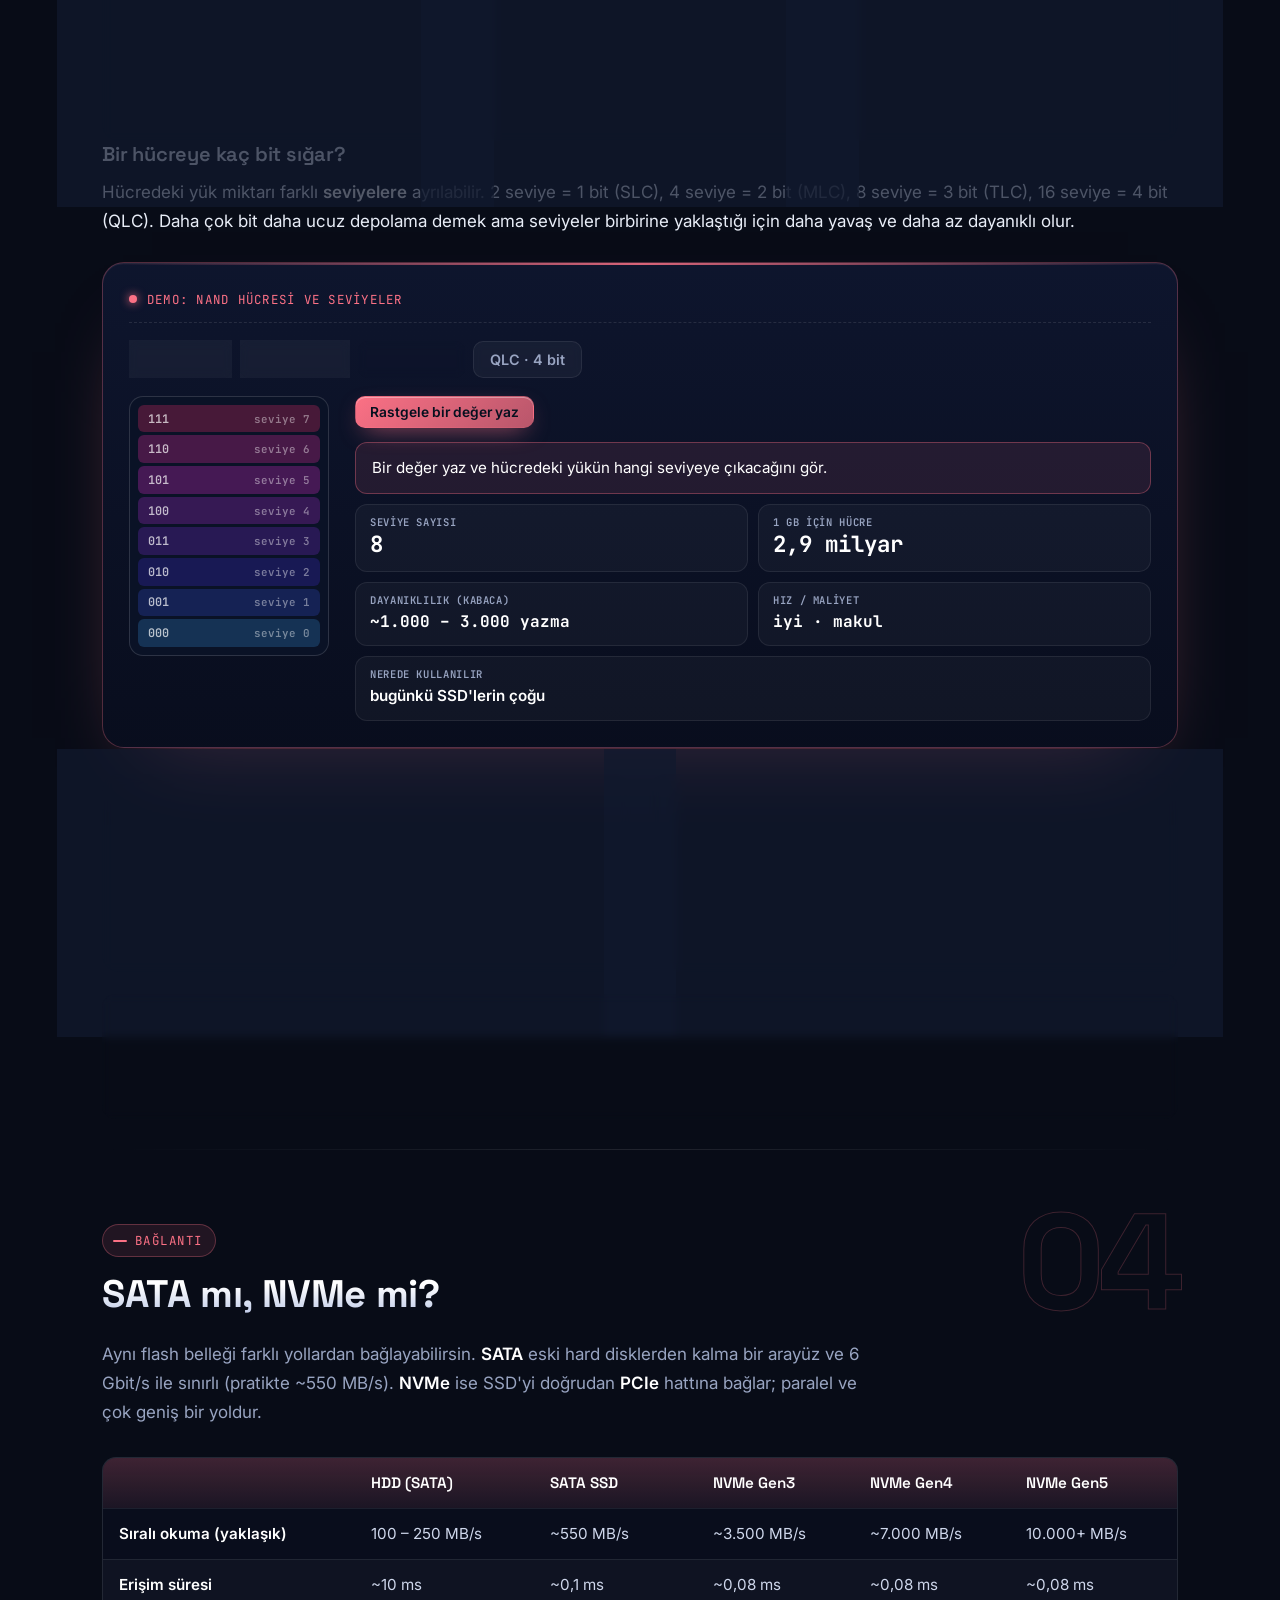
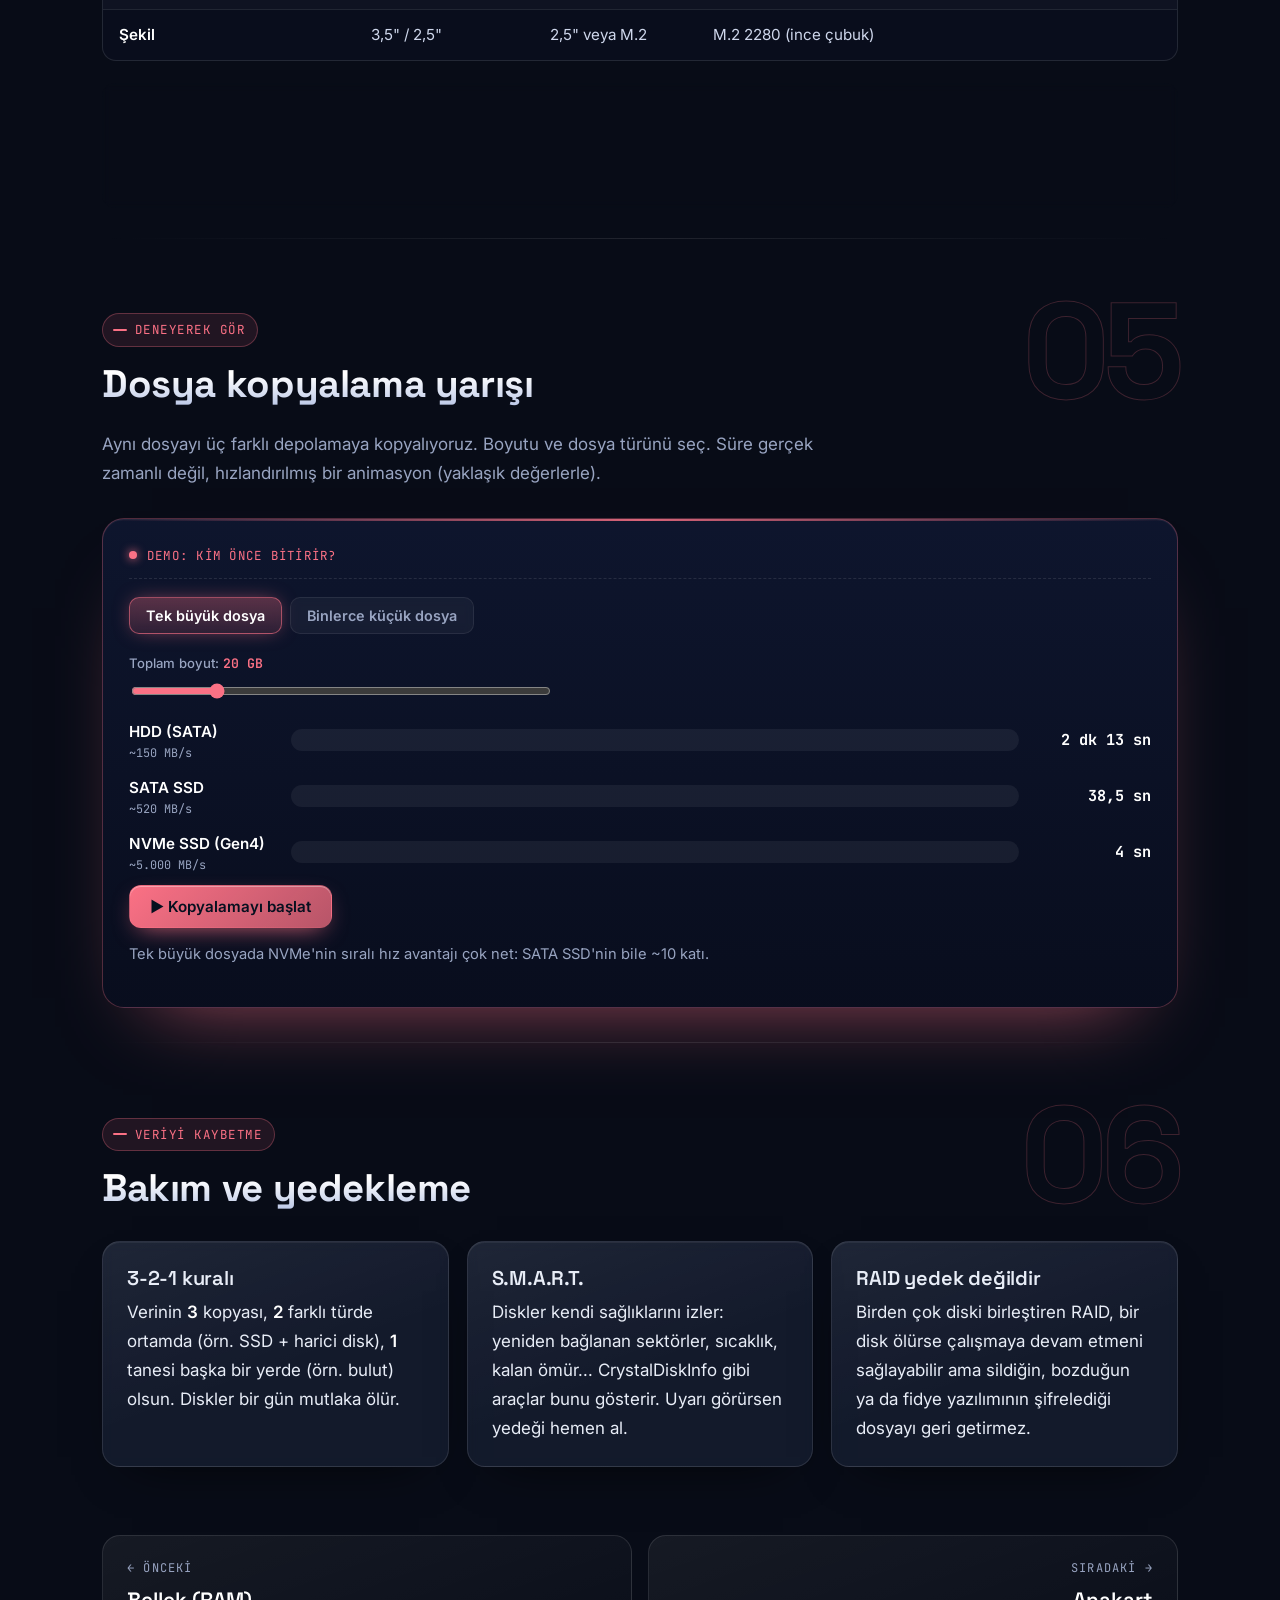
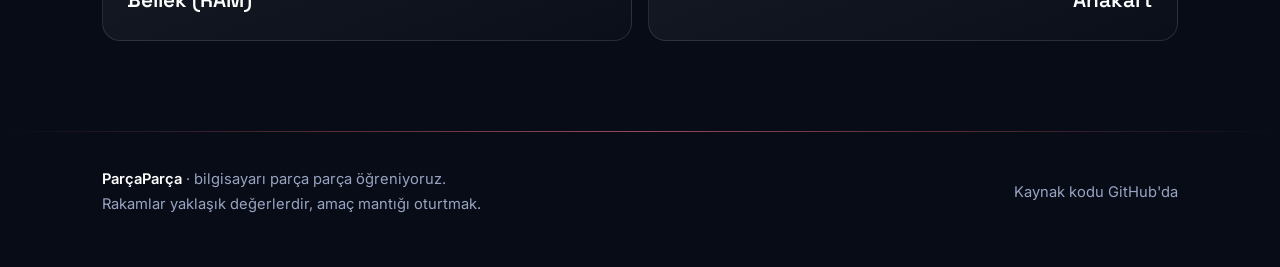
<file: depolama.html>
<!doctype html>
<html lang="tr">
<head>
  <meta charset="utf-8">
  <meta name="viewport" content="width=device-width, initial-scale=1">
  <title>Depolama (SSD / HDD) — ParçaParça</title>
  <meta name="description" content="HDD ve SSD nasıl çalışır? NAND hücreleri, NVMe, SATA farkı ve dosya kopyalama hızı. Demolarla öğren.">
  <link rel="preconnect" href="https://fonts.googleapis.com">
  <link rel="preconnect" href="https://fonts.gstatic.com" crossorigin>
  <link href="https://fonts.googleapis.com/css2?family=Inter:wght@400;500;600&family=JetBrains+Mono:wght@400;600&family=Space+Grotesk:wght@500;600;700&display=swap" rel="stylesheet">
  <link rel="stylesheet" href="css/style.css">
  <link rel="stylesheet" href="css/polish.css">
  <link rel="stylesheet" href="css/depolama.css">
</head>
<body class="p-depolama" data-page="depolama">
<div id="site-header"></div>

<main>
  <!-- ================= HERO ================= -->
  <section class="part-hero">
    <div class="container hero-grid">
      <div>
        <span class="eyebrow">parça 04 · depolama</span>
        <h1>Depolama <span class="grad">(SSD / HDD)</span></h1>
        <p class="lead">Bilgisayarı kapatsan da silinmeyen tek yer. Fotoğrafların, oyunların, işletim sistemi, hepsi burada duruyor. İki farklı fikir var: dönen bir plakaya manyetik yazmak (HDD) ya da elektrik yükünü çipte hapsetmek (SSD).</p>
        <div class="hero-chips">
          <span class="chip"><b>HDD</b> mekanik</span>
          <span class="chip"><b>SSD</b> flash</span>
          <span class="chip"><b>NVMe</b> vs SATA</span>
        </div>
      </div>
      <div class="hero-visual" aria-label="Dönen plaka ve okuma kolu animasyonu">
        <div class="hdd"><div class="platter"></div><div class="hub"></div><div class="arm"><i class="head"></i></div><div class="hdd-tag">HDD</div></div>
      </div>
    </div>

    <div class="container">
      <div class="stats">
        <div class="stat"><b data-count="7200">0</b><span>devir/dakika: masaüstü HDD plakalarının tipik hızı</span></div>
        <div class="stat"><b data-count="10" data-suffix=" ms" data-prefix="~">0</b><span>HDD'nin bir veriye ulaşma süresi</span></div>
        <div class="stat"><b data-count="80" data-suffix=" µs" data-prefix="~">0</b><span>SSD'nin bir veriye ulaşma süresi (yaklaşık 100 kat hızlı)</span></div>
        <div class="stat"><b data-count="7000" data-suffix="+">0</b><span>MB/s: Gen4 NVMe SSD'lerin sıralı okuma hızı</span></div>
      </div>
      <div class="toc">
        <small>Bu sayfada</small>
        <a href="#nedir">Depolama nedir</a>
        <a href="#hdd">HDD</a>
        <a href="#ssd">SSD</a>
        <a href="#arayuz">SATA / NVMe</a>
        <a href="#yaris">Kopyalama yarışı</a>
        <a href="#bakim">Bakım ve yedek</a>
      </div>
    </div>
  </section>

  <!-- ================= DEPOLAMA NEDİR ================= -->
  <section class="section" id="nedir">
    <div class="container">
      <div class="section-head reveal">
        <span class="eyebrow">önce temel</span>
        <h2>Depolama ne işe yarar?</h2>
        <p><a href="ram.html">RAM</a> masaydı, depolama kitaplık. Kapasitesi çok büyük, fiyatı GB başına çok ucuz ve en önemlisi <strong>kalıcı</strong>: elektrik kesilse bile veri durur. Karşılığında RAM'den çok daha yavaştır.</p>
      </div>
      <div class="grid c3">
        <div class="card reveal"><div class="ico">🗂️</div><h3>Neleri saklar?</h3><p>İşletim sistemi, programlar, oyunlar, belgeler, fotoğraflar. Bilgisayar açıldığında ilk iş, işletim sistemini buradan RAM'e yüklemektir.</p></div>
        <div class="card reveal d1"><div class="ico">🧱</div><h3>Dosya sistemi</h3><p>Disk düz bir bayt yığınıdır. <strong>Dosya sistemi</strong> (NTFS, ext4, APFS...) bu baytları dosya ve klasörlere çevirir: hangi dosya diskin neresinde, boş yer neresi, hepsini o tutar.</p></div>
        <div class="card reveal d2"><div class="ico">🔌</div><h3>İşlemciye nasıl bağlanır?</h3><p>Anakart üzerindeki SATA ya da M.2 (NVMe) yuvalarından. Bu arayüzün hızı diskin hızını sınırlar, aşağıda göreceğiz.</p></div>
      </div>
      <div class="callout fun reveal">
        <span class="callout-title">Sildiğin dosya gerçekten silinmez</span>
        Bir dosyayı sildiğinde dosya sistemi sadece "bu alan artık boş sayılır" diye not düşer, içindeki bitler sonradan üzerine yazılana kadar orada durur. Bu yüzden veri kurtarma programları çalışır; SSD'lerde ise TRIM komutu bu alanı hızlıca temizleyebilir.
      </div>
    </div>
  </section>

  <!-- ================= HDD ================= -->
  <section class="section" id="hdd">
    <div class="container">
      <div class="section-head reveal">
        <span class="eyebrow">mekanik olan</span>
        <h2>HDD: dönen plaka, gezen kafa</h2>
        <p>Sabit disk (HDD) içinde manyetik kaplı bir ya da birkaç <strong>plaka</strong> saniyede 120 kez (7200 devir/dakika) döner. Bir <strong>okuma/yazma kafası</strong> plakanın hemen üstünde, hava yastığında (tıraş bıçağı inceliğinde bir boşlukta) süzülür ve minik manyetik bölgeleri okuyup yazar.</p>
      </div>

      <div class="demo reveal" id="hddsim">
        <div class="demo-title"><span class="dot"></span> Demo: kafa bir izden diğerine gidiyor</div>
        <div class="hdd-layout">
          <div class="hdd-svg-wrap"><svg id="hdd-svg" viewBox="0 0 420 420" role="img" aria-label="HDD plakası ve okuma kolu"></svg></div>
          <div>
            <p class="muted" style="margin-top:0">Plakadaki bir halkaya (iz, track) tıkla. Kolu o ize götürüp veriyi okuyalım.</p>
            <div class="hdd-out" id="hdd-out"></div>
            <div class="callout mt1" id="hdd-note"></div>
          </div>
        </div>
      </div>

      <div class="grid c2">
        <div class="card reveal">
          <h3>Neden yavaş?</h3>
          <p>İki fiziksel bekleme var: kolun doğru ize gitmesi (<strong>seek</strong>, birkaç ms) ve plakanın döner dönmez istenen sektörün kafanın altına gelmesi (<strong>dönme gecikmesi</strong>, ortalama yarım tur = 7200 RPM'de ~4,2 ms). Bunlar mekanik olduğu için fiziksel bir sınır var.</p>
        </div>
        <div class="card reveal d1">
          <h3>Parçalanma (fragmentation)</h3>
          <p>Bir dosya diskin farklı yerlerine dağılmışsa kafa sürekli gezmek zorunda kalır ve okuma çok yavaşlar. HDD'de <em>birleştirme (defrag)</em> bu yüzden anlamlıdır. SSD'de gezen bir şey olmadığı için parçalanma neredeyse önemsizdir ve defrag yapmak gereksizdir.</p>
        </div>
      </div>

      <div class="callout warn reveal">
        <span class="callout-title">HDD'ler darbeye hassas</span>
        Çalışırken kafa plakanın mikron altı yakınında süzülür. Sarsıntı ya da düşme "head crash" denen hasara yol açabilir. Bu yüzden çalışırken bilgisayar taşınmaz.
      </div>
    </div>
  </section>

  <!-- ================= SSD ================= -->
  <section class="section" id="ssd">
    <div class="container">
      <div class="section-head reveal">
        <span class="eyebrow">hareketli parça yok</span>
        <h2>SSD: yükü hapseden çipler</h2>
        <p>SSD (Solid State Drive) içinde dönen bir şey yok. Veri <strong>NAND flash</strong> çiplerinde, minik hücrelerin içine hapsedilen elektrik yükü olarak saklanır. Yük kaybolmadığı için (yıllarca) güç kesilse bile veri durur. Bir de <strong>kontrolcü</strong> çip her şeyi yönetir.</p>
      </div>

      <div class="grid c3">
        <div class="card reveal"><h3>NAND çipleri</h3><p>Asıl veriyi tutan bellek. Aynı çipe daha çok veri sığdırmak için hücreler üst üste katmanlanır (3D NAND, 200+ katman).</p></div>
        <div class="card reveal d1"><h3>Kontrolcü</h3><p>SSD'nin beyni: hangi verinin nerede olduğunu takip eder, hata düzeltir (ECC), yıpranmayı dengeler (wear leveling) ve işlemciyle konuşur.</p></div>
        <div class="card reveal d2"><h3>DRAM / önbellek</h3><p>Birçok SSD'de küçük bir DRAM, "hangi veri nerede" haritasını hızlı tutar. Bazıları bunu sistem RAM'inden ödünç alır (HMB), bazıları hem ucuz hem yavaş olur.</p></div>
      </div>

      <h3 class="sub reveal">Bir hücreye kaç bit sığar?</h3>
      <p class="reveal">Hücredeki yük miktarı farklı <strong>seviyelere</strong> ayrılabilir. 2 seviye = 1 bit (SLC), 4 seviye = 2 bit (MLC), 8 seviye = 3 bit (TLC), 16 seviye = 4 bit (QLC). Daha çok bit daha ucuz depolama demek ama seviyeler birbirine yaklaştığı için daha yavaş ve daha az dayanıklı olur.</p>

      <div class="demo reveal" id="nand">
        <div class="demo-title"><span class="dot"></span> Demo: NAND hücresi ve seviyeler</div>
        <div class="tabs" id="nand-tabs"></div>
        <div class="nand-layout">
          <div class="nand-cell" id="nand-cell"></div>
          <div>
            <div class="btn-row"><button class="btn sm" id="nand-write">Rastgele bir değer yaz</button></div>
            <div class="nand-out" id="nand-out"></div>
          </div>
        </div>
      </div>

      <div class="grid c2">
        <div class="card reveal">
          <h3>Yazmak silmekten farklı</h3>
          <p>SSD veriyi küçük <strong>sayfalar</strong> halinde yazar ama silmeyi ancak büyük <strong>bloklar</strong> halinde yapabilir. Bu yüzden kontrolcü arka planda sürekli dosyaları toplar (garbage collection). Sistem "bu alan artık boş" dediğinde (<strong>TRIM</strong>) işi kolaylaşır.</p>
        </div>
        <div class="card reveal d1">
          <h3>Ömür: her hücre sınırlı yazılır</h3>
          <p>Hücreler her silme-yazma döngüsünde biraz yıpranır. Kontrolcü yazmaları hücrelere eşit dağıtır (wear leveling). Sıradan kullanımda ömür yıllarca yeter. Üreticiler bunu <strong>TBW</strong> (toplam yazılabilir terabayt) olarak belirtir.</p>
        </div>
      </div>
      <div class="callout fun reveal">
        <span class="callout-title">Neden dolu SSD yavaşlar?</span>
        Hızlı SSD'ler, boş alanın bir kısmını geçici olarak 1 bit/hücre modunda (SLC cache) kullanıp yazmayı hızlandırır. Disk dolduğunda bu cache küçülür ve yazma hızı düşer. Diskin %10-20'sini boş bırakmak iyi bir alışkanlık.
      </div>
    </div>
  </section>

  <!-- ================= ARAYÜZ ================= -->
  <section class="section" id="arayuz">
    <div class="container">
      <div class="section-head reveal">
        <span class="eyebrow">bağlantı</span>
        <h2>SATA mı, NVMe mi?</h2>
        <p>Aynı flash belleği farklı yollardan bağlayabilirsin. <strong>SATA</strong> eski hard disklerden kalma bir arayüz ve 6 Gbit/s ile sınırlı (pratikte ~550 MB/s). <strong>NVMe</strong> ise SSD'yi doğrudan <strong>PCIe</strong> hattına bağlar; paralel ve çok geniş bir yoldur.</p>
      </div>
      <div class="table-wrap reveal">
        <table>
          <thead><tr><th></th><th>HDD (SATA)</th><th>SATA SSD</th><th>NVMe Gen3</th><th>NVMe Gen4</th><th>NVMe Gen5</th></tr></thead>
          <tbody>
            <tr><td>Sıralı okuma (yaklaşık)</td><td>100 – 250 MB/s</td><td>~550 MB/s</td><td>~3.500 MB/s</td><td>~7.000 MB/s</td><td>10.000+ MB/s</td></tr>
            <tr><td>Erişim süresi</td><td>~10 ms</td><td>~0,1 ms</td><td>~0,08 ms</td><td>~0,08 ms</td><td>~0,08 ms</td></tr>
            <tr><td>Şekil</td><td>3,5" / 2,5"</td><td>2,5" veya M.2</td><td colspan="3">M.2 2280 (ince çubuk)</td></tr>
          </tbody>
        </table>
      </div>
      <div class="callout reveal">
        <span class="callout-title">M.2 ≠ NVMe</span>
        M.2 sadece fiziksel şekildir. Bir M.2 SSD SATA da olabilir, NVMe de. Almadan önce anakartın M.2 yuvasının hangisini desteklediğine bak. <a href="anakart.html">Anakart sayfasında</a> yuvaları görebilirsin.
      </div>
    </div>
  </section>

  <!-- ================= YARIŞ ================= -->
  <section class="section" id="yaris">
    <div class="container">
      <div class="section-head reveal">
        <span class="eyebrow">deneyerek gör</span>
        <h2>Dosya kopyalama yarışı</h2>
        <p>Aynı dosyayı üç farklı depolamaya kopyalıyoruz. Boyutu ve dosya türünü seç. Süre gerçek zamanlı değil, hızlandırılmış bir animasyon (yaklaşık değerlerle).</p>
      </div>
      <div class="demo reveal" id="copyrace">
        <div class="demo-title"><span class="dot"></span> Demo: kim önce bitirir?</div>
        <div class="tabs" id="cp-mode">
          <button class="tab active" data-m="big">Tek büyük dosya</button>
          <button class="tab" data-m="small">Binlerce küçük dosya</button>
        </div>
        <div class="field" style="max-width:420px"><label for="cp-size">Toplam boyut: <span class="val" id="cp-size-v">20 GB</span></label><input type="range" id="cp-size" min="1" max="100" value="20"></div>
        <div class="cp-rows" id="cp-rows"></div>
        <div class="btn-row mt1"><button class="btn" id="cp-go">▶ Kopyalamayı başlat</button></div>
        <p class="demo-note" id="cp-note"></p>
      </div>
    </div>
  </section>

  <!-- ================= BAKIM ================= -->
  <section class="section" id="bakim">
    <div class="container">
      <div class="section-head reveal">
        <span class="eyebrow">veriyi kaybetme</span>
        <h2>Bakım ve yedekleme</h2>
      </div>
      <div class="grid c3">
        <div class="card reveal"><h3>3-2-1 kuralı</h3><p>Verinin <strong>3</strong> kopyası, <strong>2</strong> farklı türde ortamda (örn. SSD + harici disk), <strong>1</strong> tanesi başka bir yerde (örn. bulut) olsun. Diskler bir gün mutlaka ölür.</p></div>
        <div class="card reveal d1"><h3>S.M.A.R.T.</h3><p>Diskler kendi sağlıklarını izler: yeniden bağlanan sektörler, sıcaklık, kalan ömür... CrystalDiskInfo gibi araçlar bunu gösterir. Uyarı görürsen yedeği hemen al.</p></div>
        <div class="card reveal d2"><h3>RAID yedek değildir</h3><p>Birden çok diski birleştiren RAID, bir disk ölürse çalışmaya devam etmeni sağlayabilir ama sildiğin, bozduğun ya da fidye yazılımının şifrelediği dosyayı geri getirmez.</p></div>
      </div>
    </div>
  </section>

  <div class="container"><div id="pager"></div></div>
</main>

<div id="site-footer"></div>

<script src="js/site.js"></script>
<script src="js/depolama.js"></script>
</body>
</html>
</file>
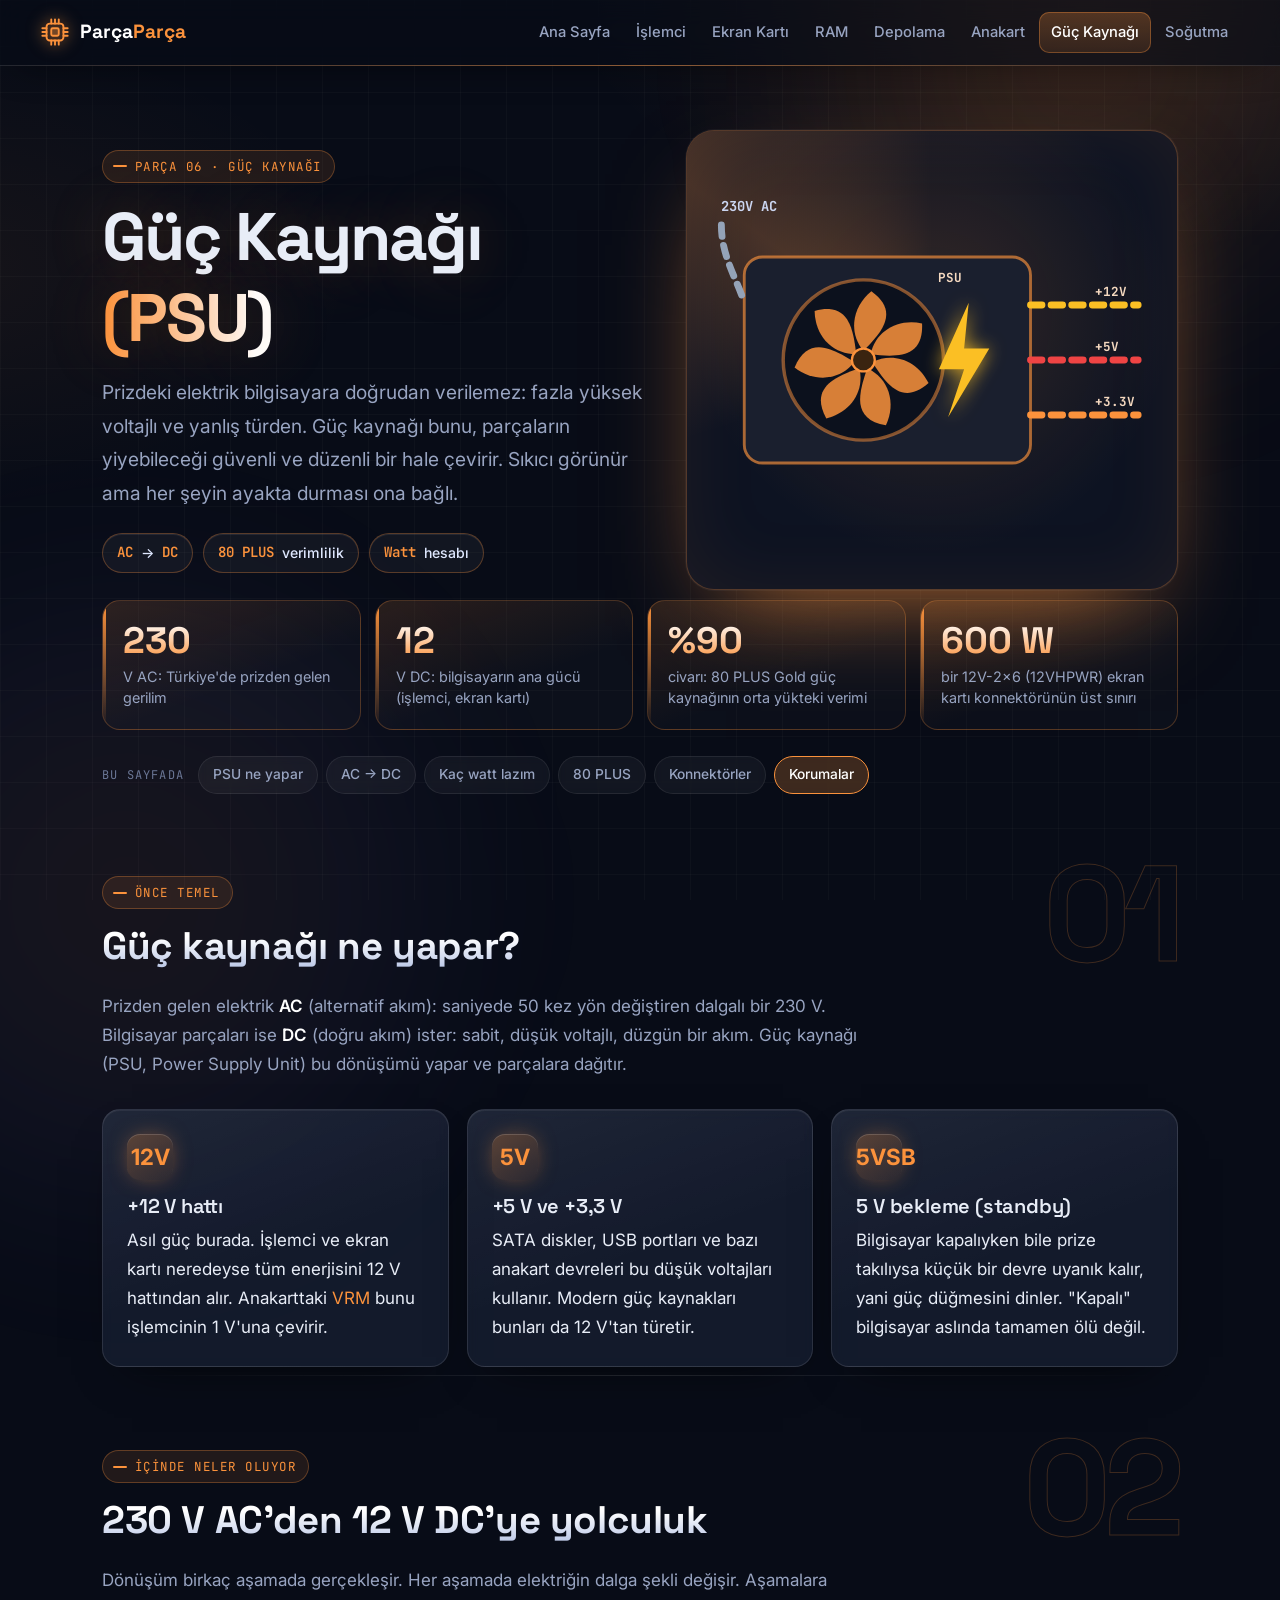
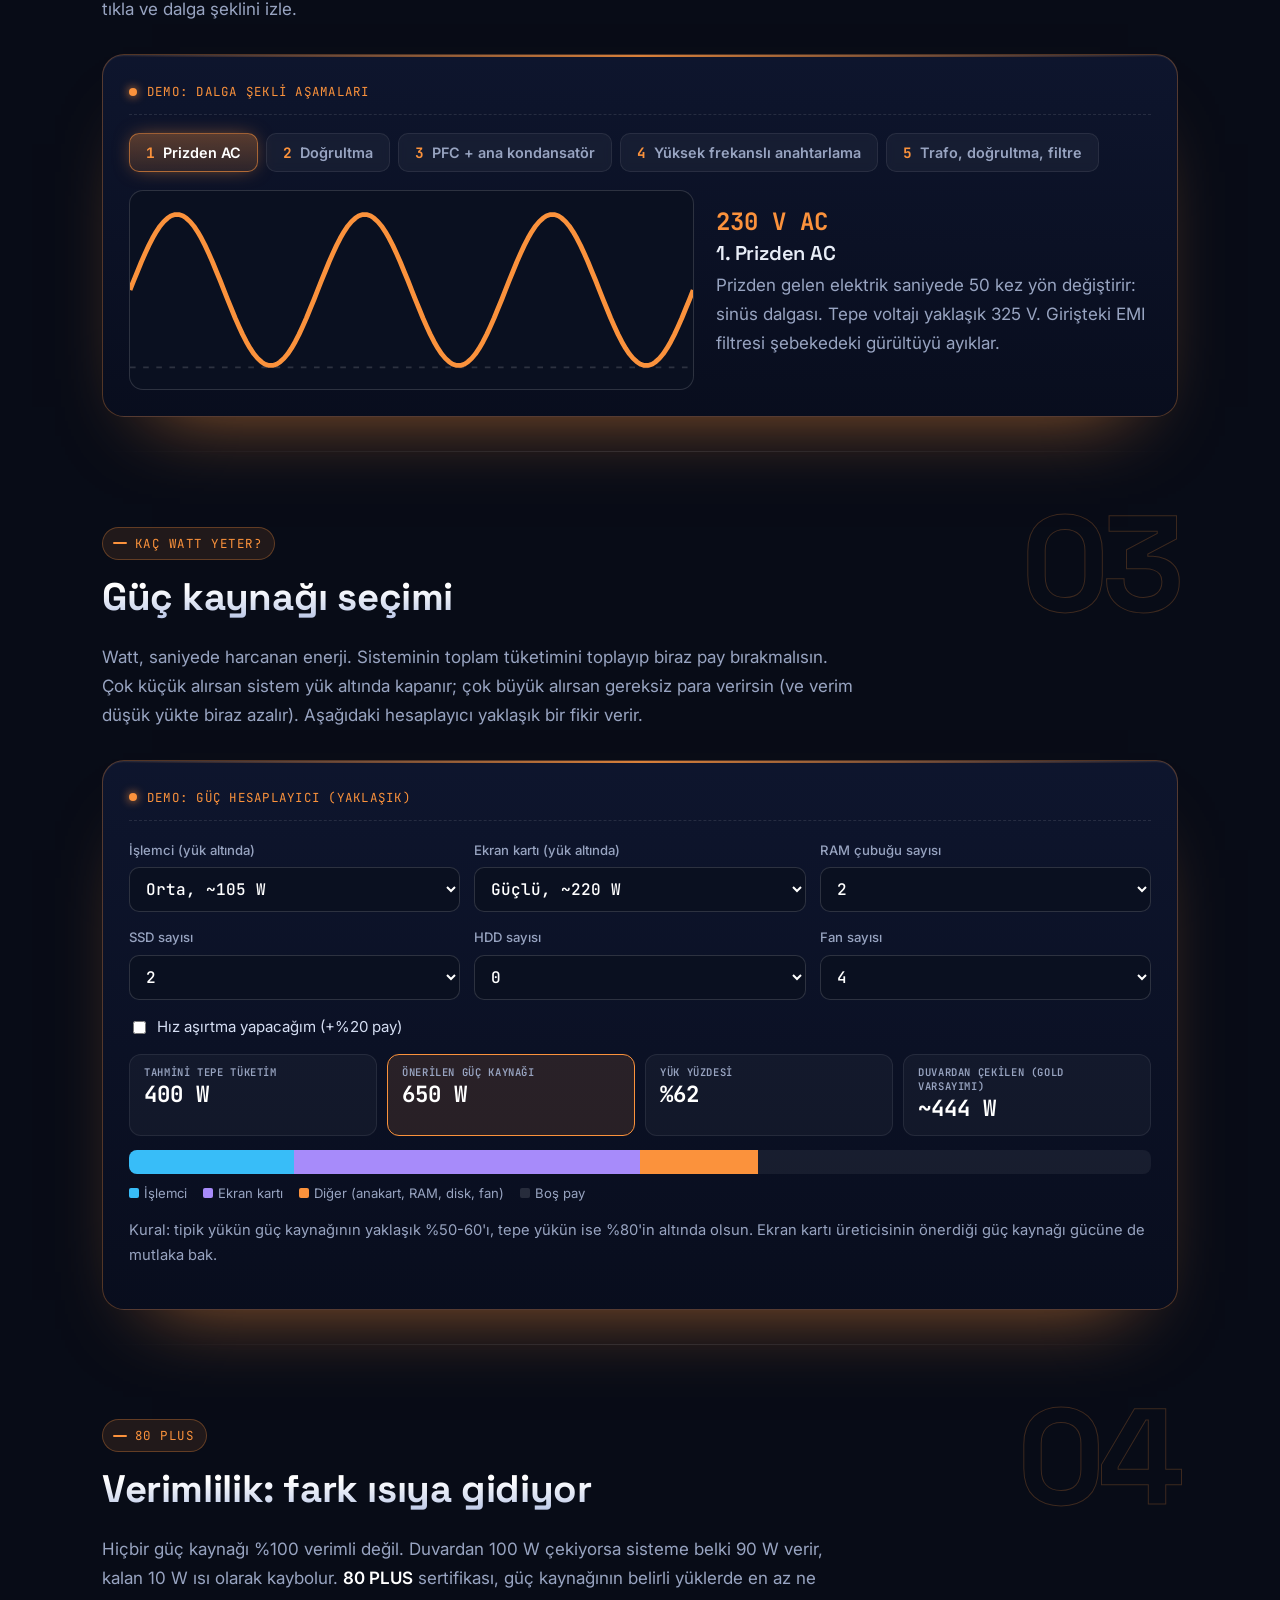
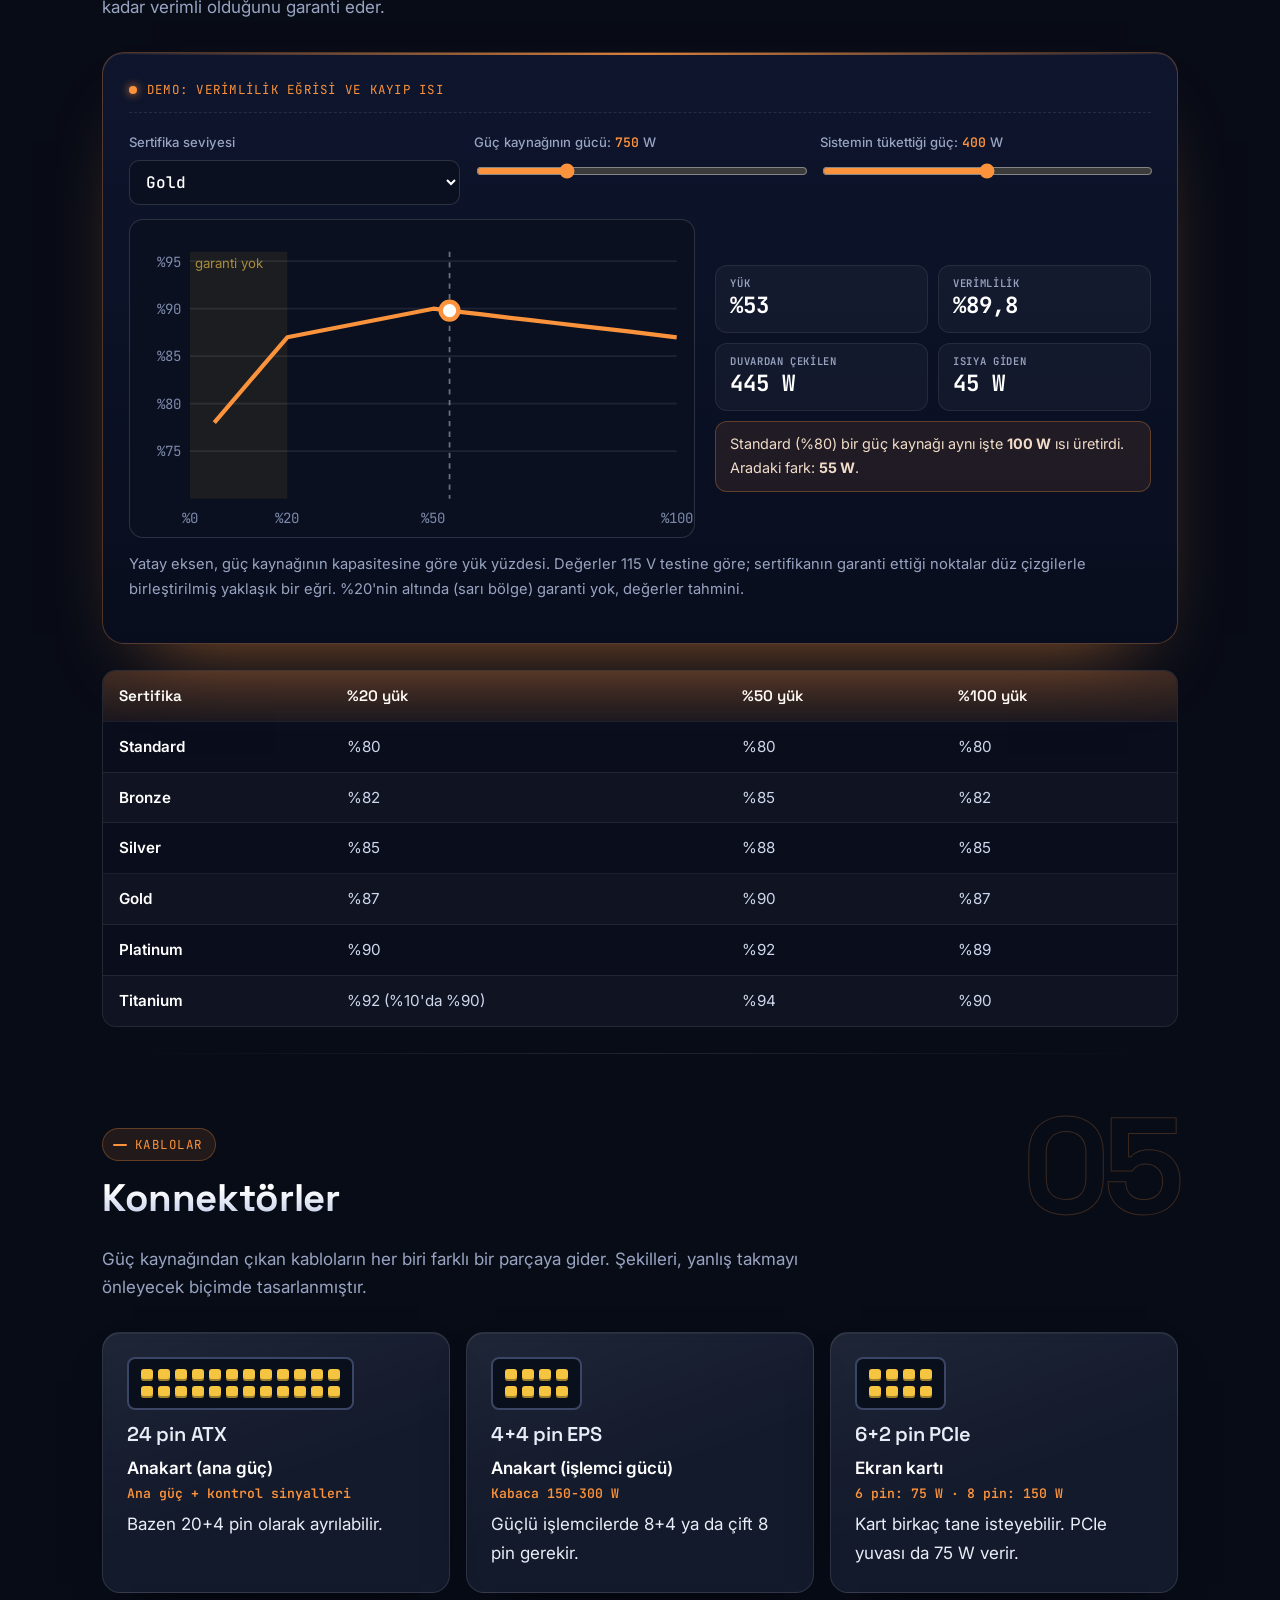
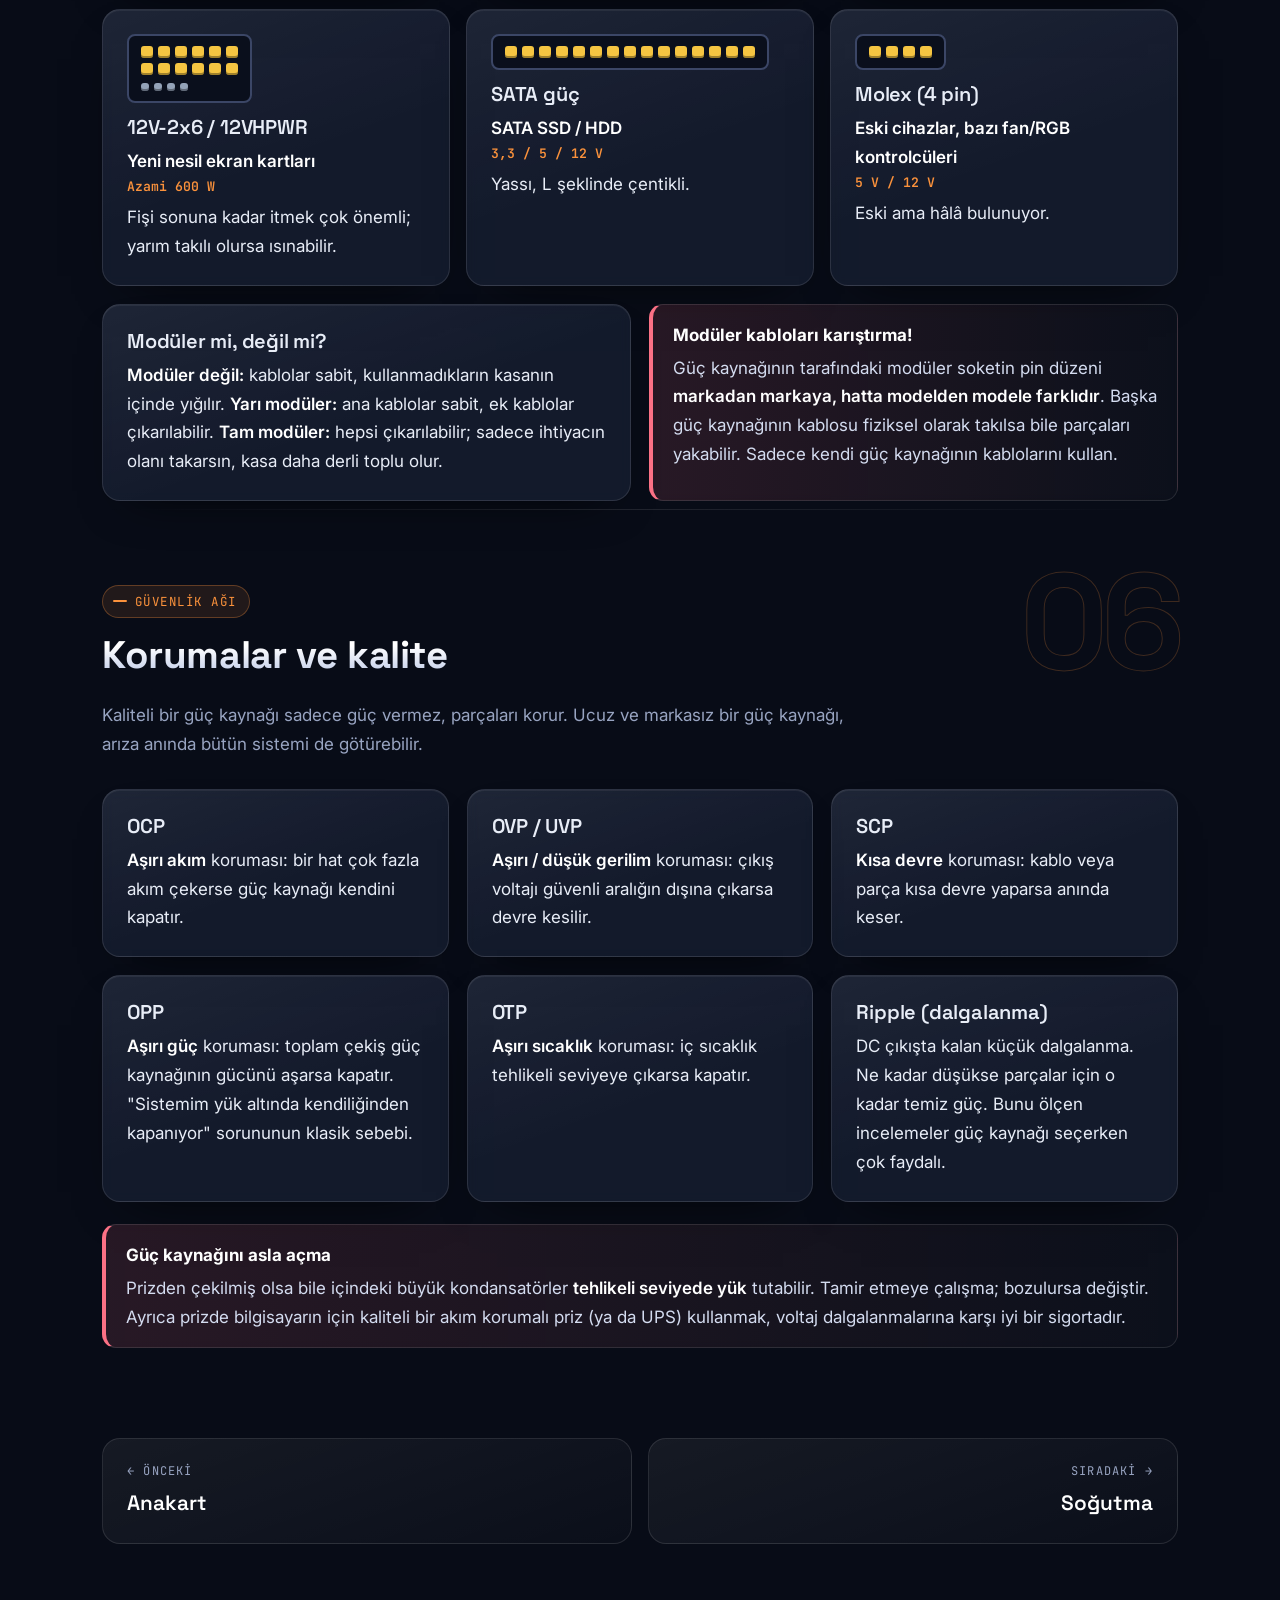
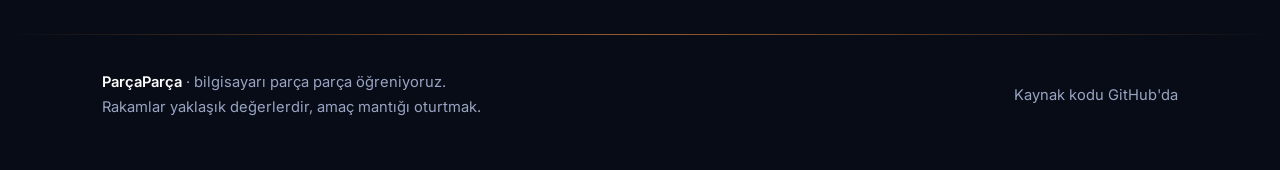
<file: psu.html>
<!doctype html>
<html lang="tr">
<head>
  <meta charset="utf-8">
  <meta name="viewport" content="width=device-width, initial-scale=1">
  <title>Güç Kaynağı (PSU) — ParçaParça</title>
  <meta name="description" content="Güç kaynağı prizden gelen elektriği nasıl bilgisayara uygun hale getirir? 80 PLUS, watt hesabı ve konnektörler. Demolarla öğren.">
  <link rel="preconnect" href="https://fonts.googleapis.com">
  <link rel="preconnect" href="https://fonts.gstatic.com" crossorigin>
  <link href="https://fonts.googleapis.com/css2?family=Inter:wght@400;500;600&family=JetBrains+Mono:wght@400;600&family=Space+Grotesk:wght@500;600;700&display=swap" rel="stylesheet">
  <link rel="stylesheet" href="css/style.css">
  <link rel="stylesheet" href="css/polish.css">
  <link rel="stylesheet" href="css/psu.css">
</head>
<body class="p-psu" data-page="psu">
<div id="site-header"></div>

<main>
  <!-- ================= HERO ================= -->
  <section class="part-hero">
    <div class="container hero-grid">
      <div>
        <span class="eyebrow">parça 06 · güç kaynağı</span>
        <h1>Güç Kaynağı <span class="grad">(PSU)</span></h1>
        <p class="lead">Prizdeki elektrik bilgisayara doğrudan verilemez: fazla yüksek voltajlı ve yanlış türden. Güç kaynağı bunu, parçaların yiyebileceği güvenli ve düzenli bir hale çevirir. Sıkıcı görünür ama her şeyin ayakta durması ona bağlı.</p>
        <div class="hero-chips">
          <span class="chip"><b>AC</b> → <b>DC</b></span>
          <span class="chip"><b>80 PLUS</b> verimlilik</span>
          <span class="chip"><b>Watt</b> hesabı</span>
        </div>
      </div>
      <div class="hero-visual" id="psu-hero" aria-label="Fanı dönen güç kaynağı animasyonu"></div>
    </div>

    <div class="container">
      <div class="stats">
        <div class="stat"><b data-count="230">0</b><span>V AC: Türkiye'de prizden gelen gerilim</span></div>
        <div class="stat"><b data-count="12">0</b><span>V DC: bilgisayarın ana gücü (işlemci, ekran kartı)</span></div>
        <div class="stat"><b data-count="90" data-prefix="%">0</b><span>civarı: 80 PLUS Gold güç kaynağının orta yükteki verimi</span></div>
        <div class="stat"><b data-count="600" data-suffix=" W">0</b><span>bir 12V-2x6 (12VHPWR) ekran kartı konnektörünün üst sınırı</span></div>
      </div>
      <div class="toc">
        <small>Bu sayfada</small>
        <a href="#nedir">PSU ne yapar</a>
        <a href="#donusum">AC → DC</a>
        <a href="#watt">Kaç watt lazım</a>
        <a href="#verim">80 PLUS</a>
        <a href="#kablo">Konnektörler</a>
        <a href="#koruma">Korumalar</a>
      </div>
    </div>
  </section>

  <!-- ================= NEDİR ================= -->
  <section class="section" id="nedir">
    <div class="container">
      <div class="section-head reveal">
        <span class="eyebrow">önce temel</span>
        <h2>Güç kaynağı ne yapar?</h2>
        <p>Prizden gelen elektrik <strong>AC</strong> (alternatif akım): saniyede 50 kez yön değiştiren dalgalı bir 230 V. Bilgisayar parçaları ise <strong>DC</strong> (doğru akım) ister: sabit, düşük voltajlı, düzgün bir akım. Güç kaynağı (PSU, Power Supply Unit) bu dönüşümü yapar ve parçalara dağıtır.</p>
      </div>
      <div class="grid c3">
        <div class="card reveal"><div class="ico">12V</div><h3>+12 V hattı</h3><p>Asıl güç burada. İşlemci ve ekran kartı neredeyse tüm enerjisini 12 V hattından alır. Anakarttaki <a href="anakart.html">VRM</a> bunu işlemcinin 1 V'una çevirir.</p></div>
        <div class="card reveal d1"><div class="ico">5V</div><h3>+5 V ve +3,3 V</h3><p>SATA diskler, USB portları ve bazı anakart devreleri bu düşük voltajları kullanır. Modern güç kaynakları bunları da 12 V'tan türetir.</p></div>
        <div class="card reveal d2"><div class="ico">5VSB</div><h3>5 V bekleme (standby)</h3><p>Bilgisayar kapalıyken bile prize takılıysa küçük bir devre uyanık kalır, yani güç düğmesini dinler. "Kapalı" bilgisayar aslında tamamen ölü değil.</p></div>
      </div>
    </div>
  </section>

  <!-- ================= DÖNÜŞÜM ================= -->
  <section class="section" id="donusum">
    <div class="container">
      <div class="section-head reveal">
        <span class="eyebrow">içinde neler oluyor</span>
        <h2>230 V AC'den 12 V DC'ye yolculuk</h2>
        <p>Dönüşüm birkaç aşamada gerçekleşir. Her aşamada elektriğin dalga şekli değişir. Aşamalara tıkla ve dalga şeklini izle.</p>
      </div>
      <div class="demo reveal" id="conv">
        <div class="demo-title"><span class="dot"></span> Demo: dalga şekli aşamaları</div>
        <div class="conv-steps" id="conv-steps"></div>
        <div class="conv-view">
          <svg id="conv-wave" viewBox="0 0 300 110" preserveAspectRatio="none" role="img" aria-label="Seçili aşamadaki elektrik dalgası"></svg>
          <div class="conv-text" id="conv-text"></div>
        </div>
      </div>
    </div>
  </section>

  <!-- ================= WATT ================= -->
  <section class="section" id="watt">
    <div class="container">
      <div class="section-head reveal">
        <span class="eyebrow">kaç watt yeter?</span>
        <h2>Güç kaynağı seçimi</h2>
        <p>Watt, saniyede harcanan enerji. Sisteminin toplam tüketimini toplayıp biraz pay bırakmalısın. Çok küçük alırsan sistem yük altında kapanır; çok büyük alırsan gereksiz para verirsin (ve verim düşük yükte biraz azalır). Aşağıdaki hesaplayıcı yaklaşık bir fikir verir.</p>
      </div>
      <div class="demo reveal" id="wattcalc">
        <div class="demo-title"><span class="dot"></span> Demo: güç hesaplayıcı (yaklaşık)</div>
        <div class="wc-controls">
          <div class="field"><label for="wc-cpu">İşlemci (yük altında)</label>
            <select id="wc-cpu"><option value="65">Ekonomik, ~65 W</option><option value="105" selected>Orta, ~105 W</option><option value="150">Güçlü, ~150 W</option><option value="220">Çok güçlü, ~220 W</option><option value="250">Üst uç, ~250 W</option></select></div>
          <div class="field"><label for="wc-gpu">Ekran kartı (yük altında)</label>
            <select id="wc-gpu"><option value="0">Yok (dahili grafik)</option><option value="75">Giriş, ~75 W</option><option value="150">Orta, ~150 W</option><option value="220" selected>Güçlü, ~220 W</option><option value="320">Çok güçlü, ~320 W</option><option value="450">Üst uç, ~450 W</option></select></div>
          <div class="field"><label for="wc-ram">RAM çubuğu sayısı</label><select id="wc-ram"><option>1</option><option selected>2</option><option>4</option></select></div>
          <div class="field"><label for="wc-ssd">SSD sayısı</label><select id="wc-ssd"><option>1</option><option selected>2</option><option>4</option></select></div>
          <div class="field"><label for="wc-hdd">HDD sayısı</label><select id="wc-hdd"><option selected>0</option><option>1</option><option>2</option><option>4</option></select></div>
          <div class="field"><label for="wc-fan">Fan sayısı</label><select id="wc-fan"><option>2</option><option selected>4</option><option>6</option><option>9</option></select></div>
        </div>
        <label class="wc-oc"><input type="checkbox" id="wc-oc"> Hız aşırtma yapacağım (+%20 pay)</label>
        <div class="wc-result" id="wc-result"></div>
        <p class="demo-note">Kural: tipik yükün güç kaynağının yaklaşık %50-60'ı, tepe yükün ise %80'in altında olsun. Ekran kartı üreticisinin önerdiği güç kaynağı gücüne de mutlaka bak.</p>
      </div>
    </div>
  </section>

  <!-- ================= VERİM ================= -->
  <section class="section" id="verim">
    <div class="container">
      <div class="section-head reveal">
        <span class="eyebrow">80 PLUS</span>
        <h2>Verimlilik: fark ısıya gidiyor</h2>
        <p>Hiçbir güç kaynağı %100 verimli değil. Duvardan 100 W çekiyorsa sisteme belki 90 W verir, kalan 10 W ısı olarak kaybolur. <strong>80 PLUS</strong> sertifikası, güç kaynağının belirli yüklerde en az ne kadar verimli olduğunu garanti eder.</p>
      </div>
      <div class="demo reveal" id="eff">
        <div class="demo-title"><span class="dot"></span> Demo: verimlilik eğrisi ve kayıp ısı</div>
        <div class="wc-controls" style="grid-template-columns:1fr 1fr 1fr">
          <div class="field"><label for="ef-lvl">Sertifika seviyesi</label>
            <select id="ef-lvl"><option value="std">80 PLUS (Standard)</option><option value="bronze">Bronze</option><option value="silver">Silver</option><option value="gold" selected>Gold</option><option value="plat">Platinum</option><option value="titan">Titanium</option></select></div>
          <div class="field"><label for="ef-cap">Güç kaynağının gücü: <span class="val" id="ef-cap-v"></span> W</label><input type="range" id="ef-cap" min="450" max="1600" step="50" value="750"></div>
          <div class="field"><label for="ef-load">Sistemin tükettiği güç: <span class="val" id="ef-load-v"></span> W</label><input type="range" id="ef-load" min="50" max="1600" step="10" value="400"></div>
        </div>
        <div class="eff-layout">
          <svg id="eff-chart" viewBox="0 0 320 180" role="img" aria-label="Yüke göre verimlilik grafiği"></svg>
          <div class="eff-out" id="eff-out"></div>
        </div>
        <p class="demo-note">Yatay eksen, güç kaynağının kapasitesine göre yük yüzdesi. Değerler 115 V testine göre; sertifikanın garanti ettiği noktalar düz çizgilerle birleştirilmiş yaklaşık bir eğri. %20'nin altında (sarı bölge) garanti yok, değerler tahmini.</p>
      </div>
      <div class="table-wrap reveal">
        <table>
          <thead><tr><th>Sertifika</th><th>%20 yük</th><th>%50 yük</th><th>%100 yük</th></tr></thead>
          <tbody>
            <tr><td>Standard</td><td>%80</td><td>%80</td><td>%80</td></tr>
            <tr><td>Bronze</td><td>%82</td><td>%85</td><td>%82</td></tr>
            <tr><td>Silver</td><td>%85</td><td>%88</td><td>%85</td></tr>
            <tr><td>Gold</td><td>%87</td><td>%90</td><td>%87</td></tr>
            <tr><td>Platinum</td><td>%90</td><td>%92</td><td>%89</td></tr>
            <tr><td>Titanium</td><td>%92 (%10'da %90)</td><td>%94</td><td>%90</td></tr>
          </tbody>
        </table>
      </div>
    </div>
  </section>

  <!-- ================= KONNEKTÖRLER ================= -->
  <section class="section" id="kablo">
    <div class="container">
      <div class="section-head reveal">
        <span class="eyebrow">kablolar</span>
        <h2>Konnektörler</h2>
        <p>Güç kaynağından çıkan kabloların her biri farklı bir parçaya gider. Şekilleri, yanlış takmayı önleyecek biçimde tasarlanmıştır.</p>
      </div>
      <div class="conn-grid" id="conn-grid"></div>
      <div class="grid c2">
        <div class="card reveal">
          <h3>Modüler mi, değil mi?</h3>
          <p><strong>Modüler değil:</strong> kablolar sabit, kullanmadıkların kasanın içinde yığılır. <strong>Yarı modüler:</strong> ana kablolar sabit, ek kablolar çıkarılabilir. <strong>Tam modüler:</strong> hepsi çıkarılabilir; sadece ihtiyacın olanı takarsın, kasa daha derli toplu olur.</p>
        </div>
        <div class="callout warn reveal" style="margin:0">
          <span class="callout-title">Modüler kabloları karıştırma!</span>
          Güç kaynağının tarafındaki modüler soketin pin düzeni <strong>markadan markaya, hatta modelden modele farklıdır</strong>. Başka güç kaynağının kablosu fiziksel olarak takılsa bile parçaları yakabilir. Sadece kendi güç kaynağının kablolarını kullan.
        </div>
      </div>
    </div>
  </section>

  <!-- ================= KORUMA ================= -->
  <section class="section" id="koruma">
    <div class="container">
      <div class="section-head reveal">
        <span class="eyebrow">güvenlik ağı</span>
        <h2>Korumalar ve kalite</h2>
        <p>Kaliteli bir güç kaynağı sadece güç vermez, parçaları korur. Ucuz ve markasız bir güç kaynağı, arıza anında bütün sistemi de götürebilir.</p>
      </div>
      <div class="grid c3">
        <div class="card reveal"><h3>OCP</h3><p><strong>Aşırı akım</strong> koruması: bir hat çok fazla akım çekerse güç kaynağı kendini kapatır.</p></div>
        <div class="card reveal d1"><h3>OVP / UVP</h3><p><strong>Aşırı / düşük gerilim</strong> koruması: çıkış voltajı güvenli aralığın dışına çıkarsa devre kesilir.</p></div>
        <div class="card reveal d2"><h3>SCP</h3><p><strong>Kısa devre</strong> koruması: kablo veya parça kısa devre yaparsa anında keser.</p></div>
        <div class="card reveal"><h3>OPP</h3><p><strong>Aşırı güç</strong> koruması: toplam çekiş güç kaynağının gücünü aşarsa kapatır. "Sistemim yük altında kendiliğinden kapanıyor" sorununun klasik sebebi.</p></div>
        <div class="card reveal d1"><h3>OTP</h3><p><strong>Aşırı sıcaklık</strong> koruması: iç sıcaklık tehlikeli seviyeye çıkarsa kapatır.</p></div>
        <div class="card reveal d2"><h3>Ripple (dalgalanma)</h3><p>DC çıkışta kalan küçük dalgalanma. Ne kadar düşükse parçalar için o kadar temiz güç. Bunu ölçen incelemeler güç kaynağı seçerken çok faydalı.</p></div>
      </div>
      <div class="callout warn reveal">
        <span class="callout-title">Güç kaynağını asla açma</span>
        Prizden çekilmiş olsa bile içindeki büyük kondansatörler <strong>tehlikeli seviyede yük</strong> tutabilir. Tamir etmeye çalışma; bozulursa değiştir. Ayrıca prizde bilgisayarın için kaliteli bir akım korumalı priz (ya da UPS) kullanmak, voltaj dalgalanmalarına karşı iyi bir sigortadır.
      </div>
    </div>
  </section>

  <div class="container"><div id="pager"></div></div>
</main>

<div id="site-footer"></div>

<script src="js/site.js"></script>
<script src="js/psu.js"></script>
</body>
</html>
</file>
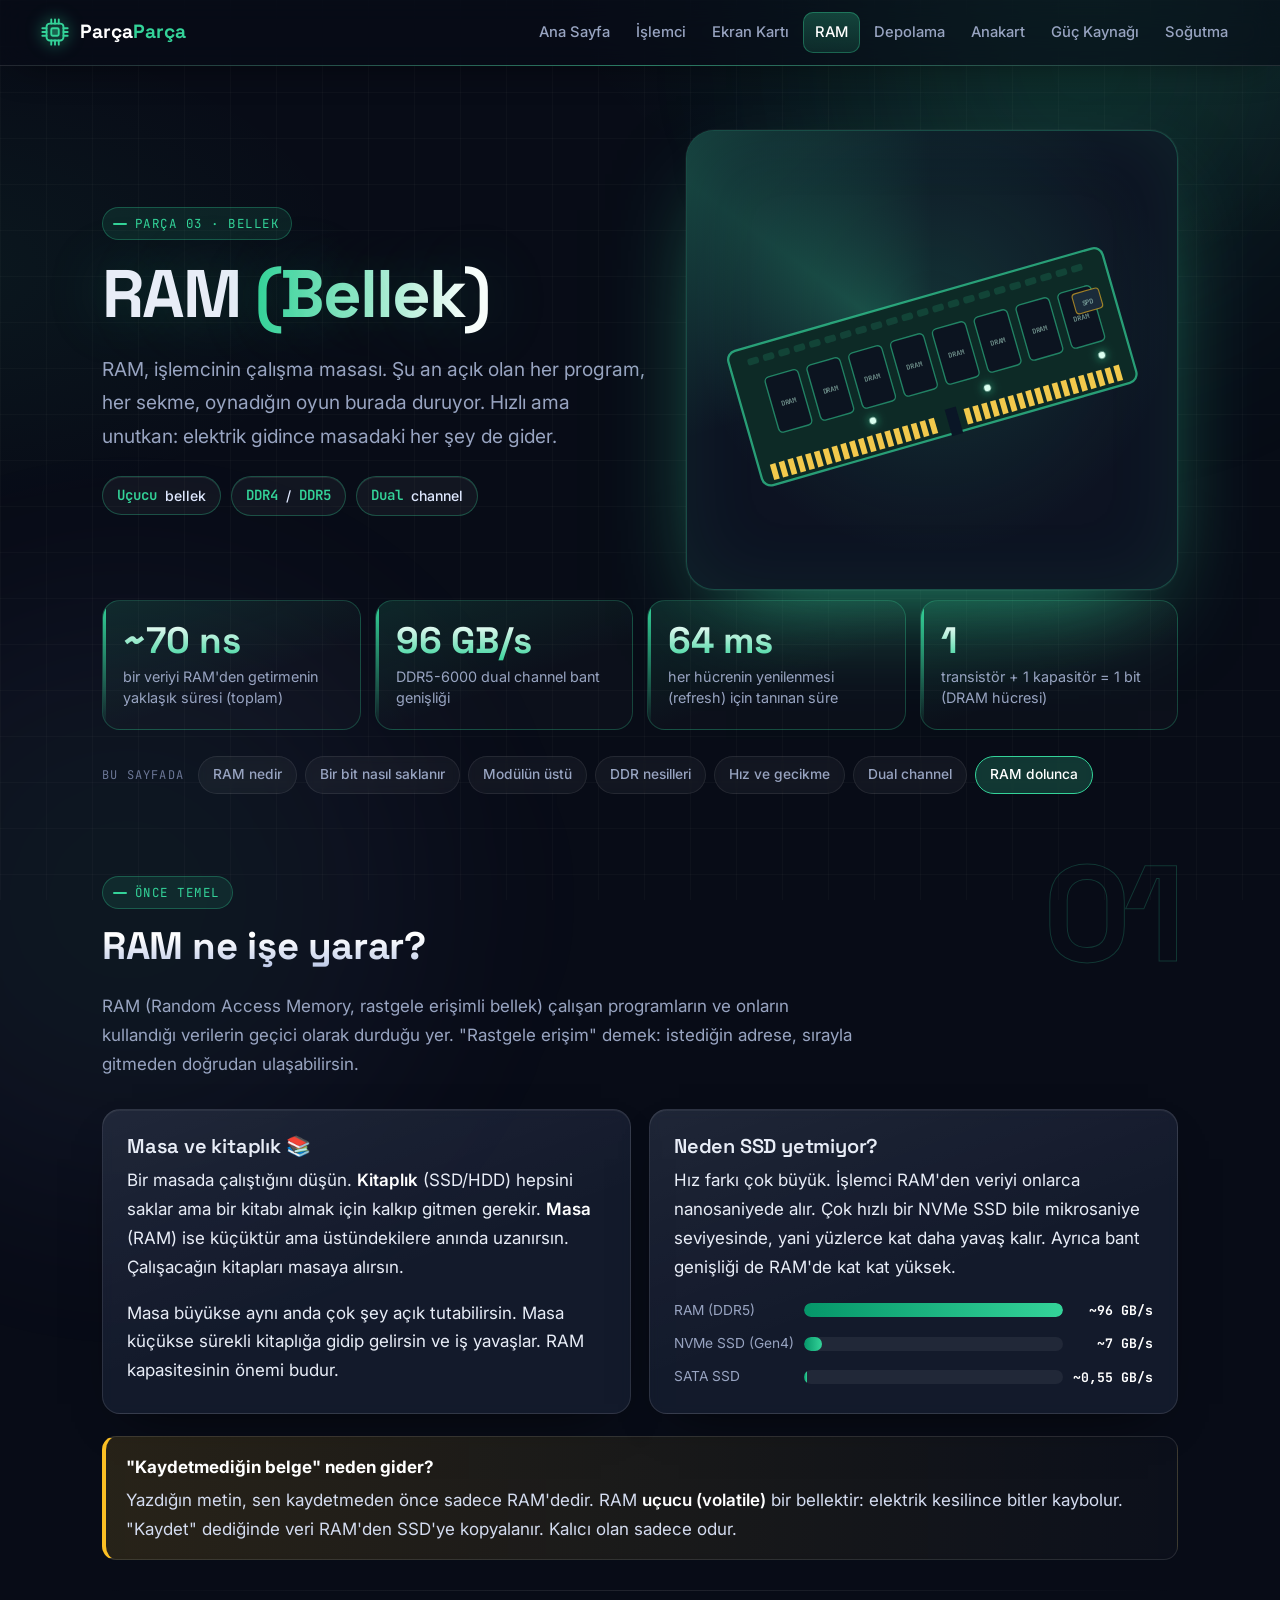
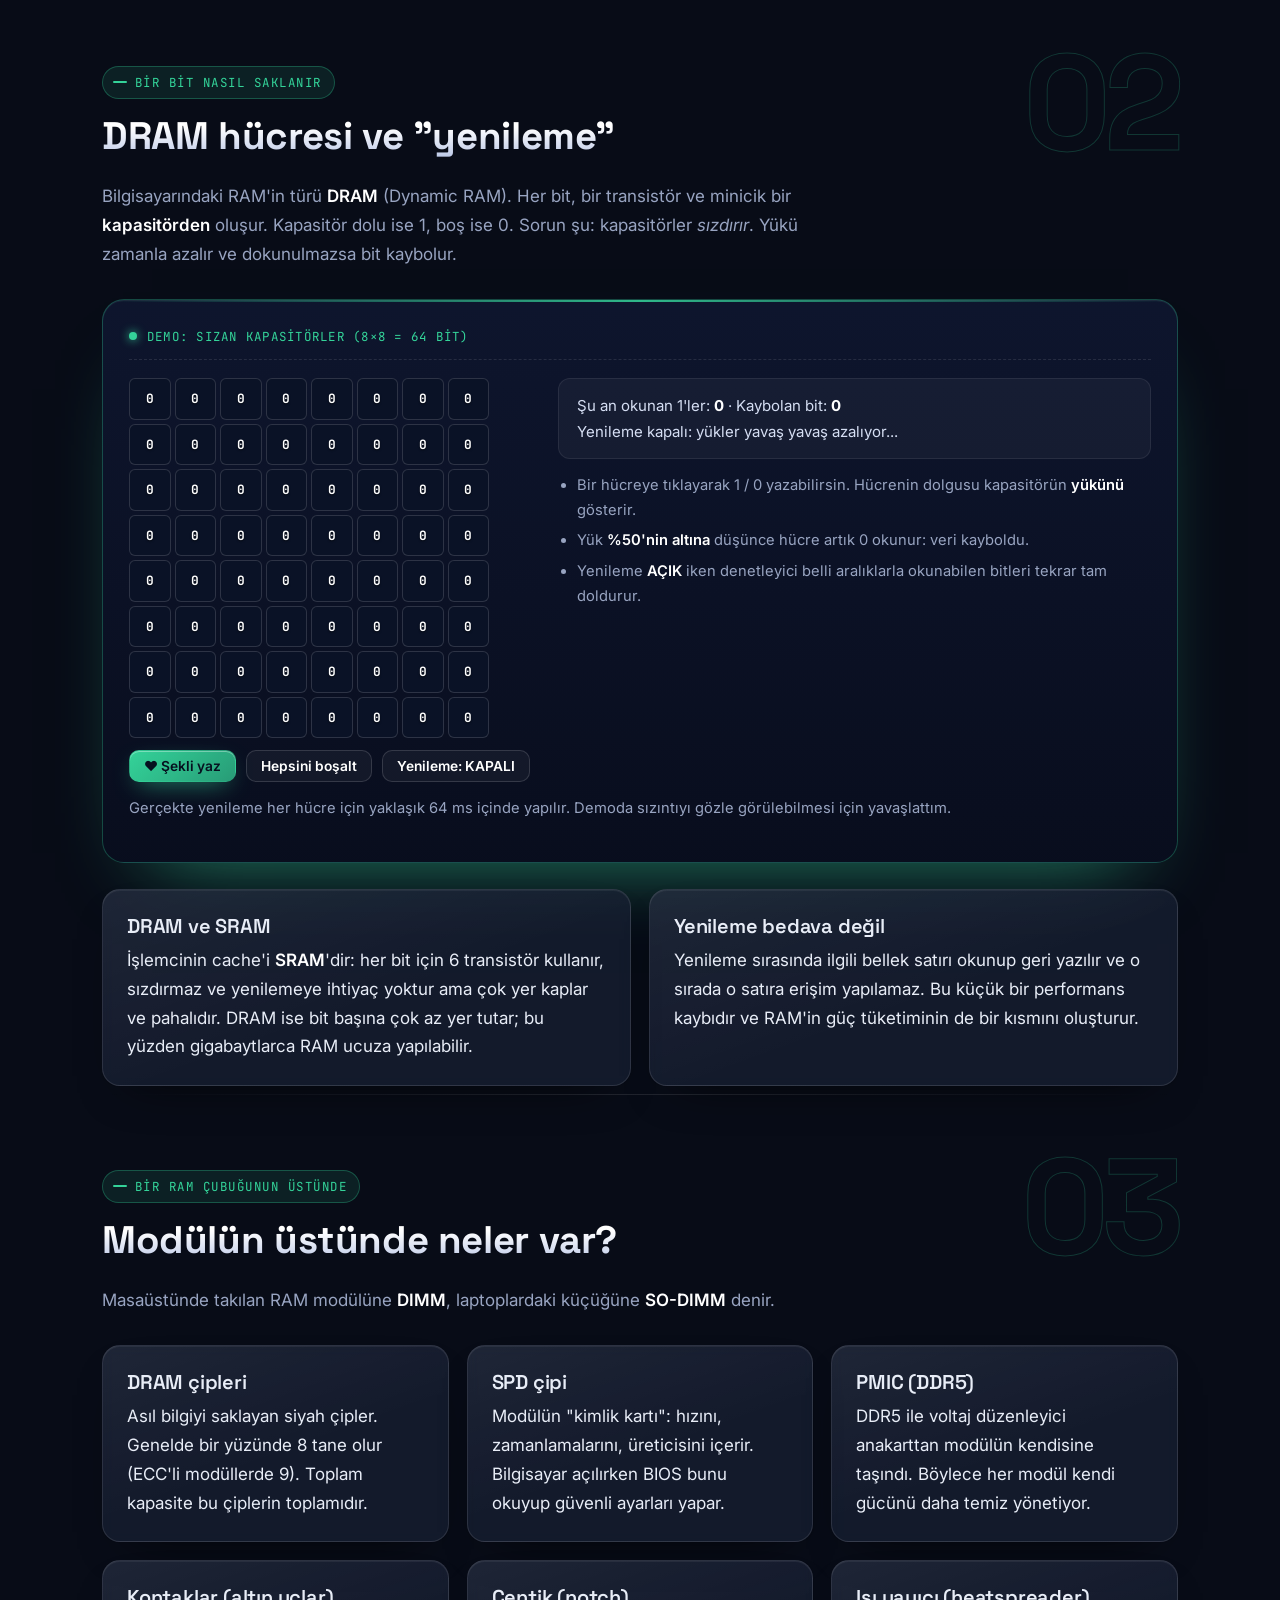
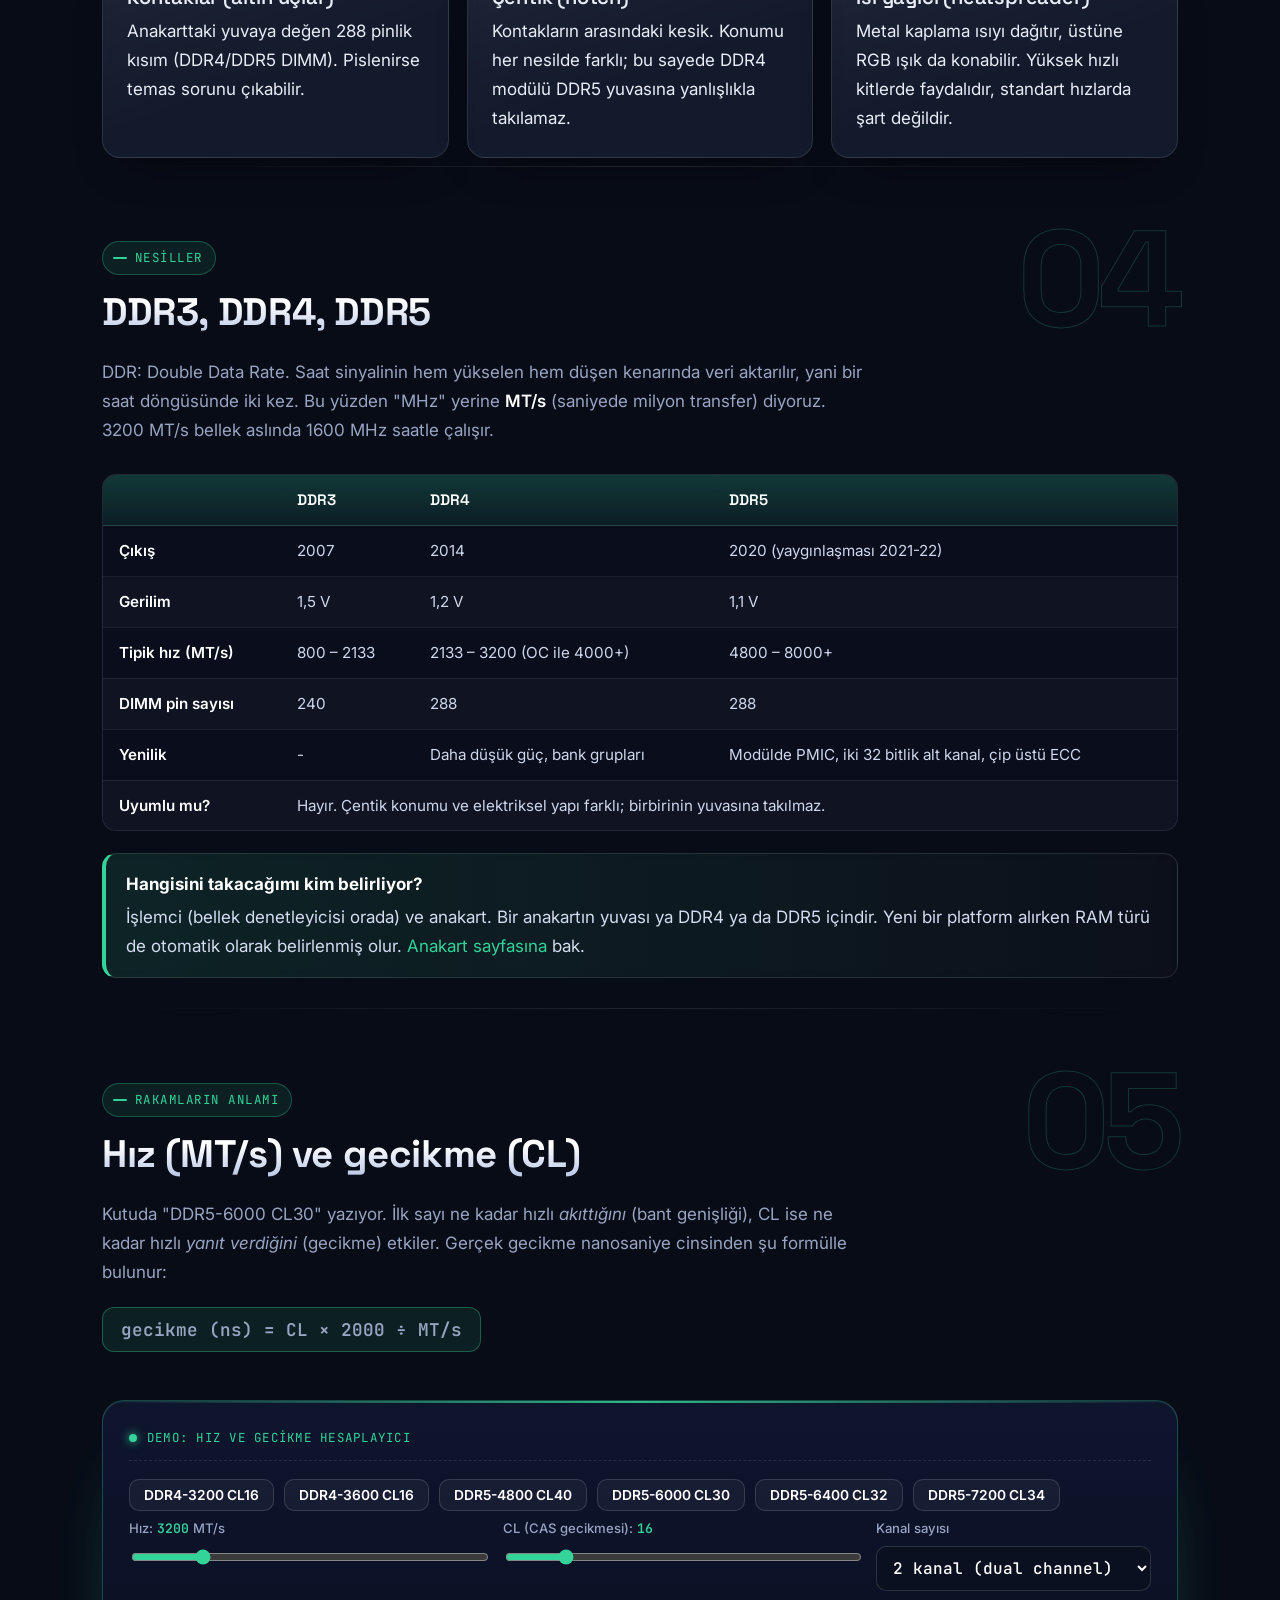
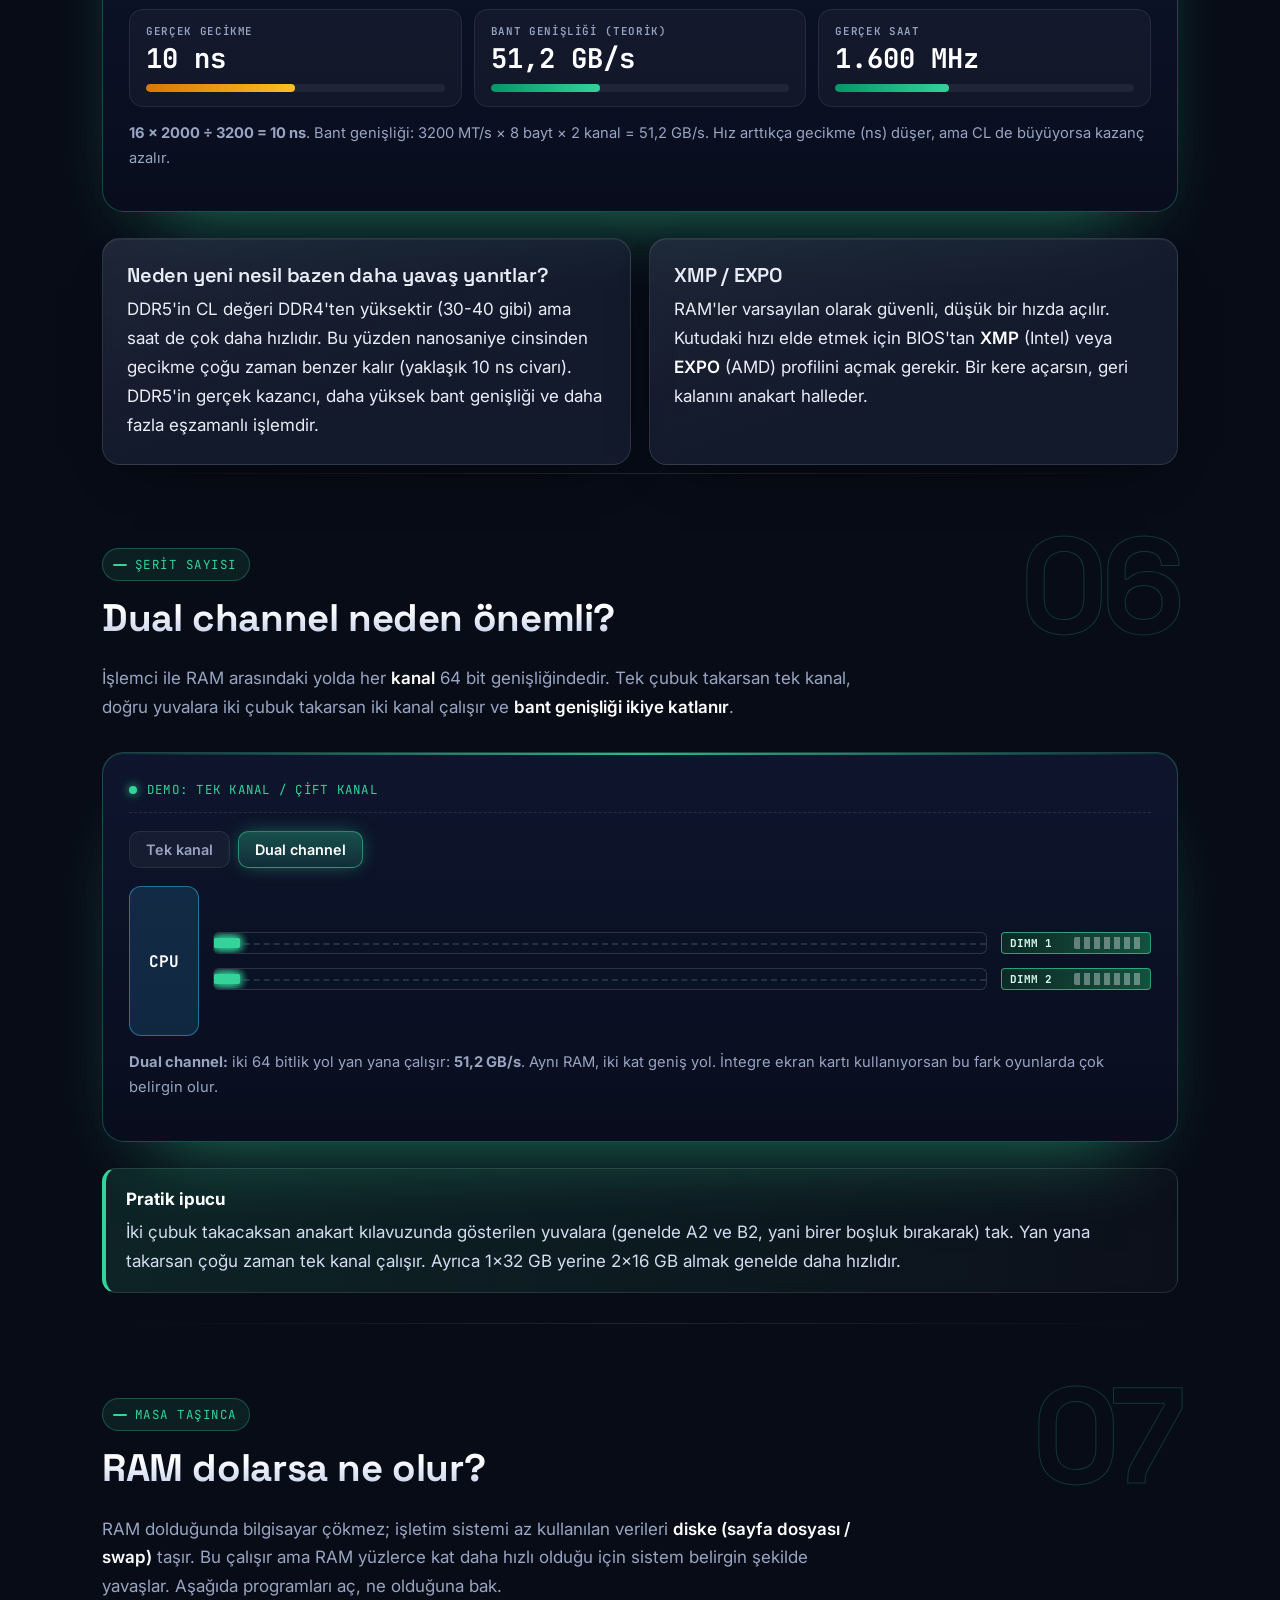
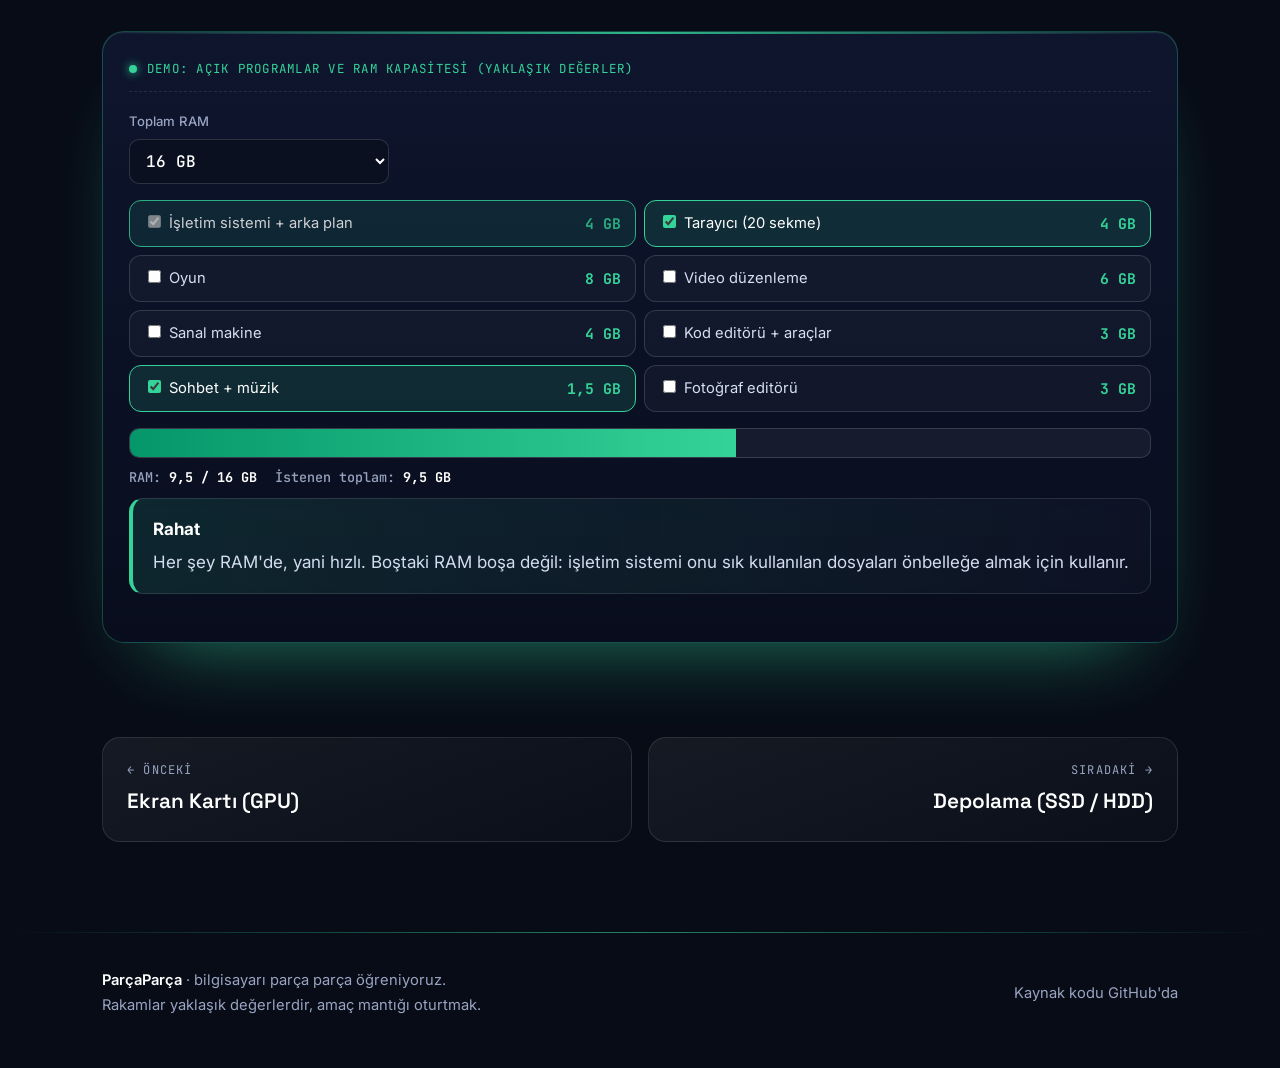
<file: ram.html>
<!doctype html>
<html lang="tr">
<head>
  <meta charset="utf-8">
  <meta name="viewport" content="width=device-width, initial-scale=1">
  <title>RAM (Bellek) — ParçaParça</title>
  <meta name="description" content="RAM nedir, neden kalıcı değil, DDR4 ile DDR5 farkı, dual channel ve gecikme. Demolarla öğren.">
  <link rel="preconnect" href="https://fonts.googleapis.com">
  <link rel="preconnect" href="https://fonts.gstatic.com" crossorigin>
  <link href="https://fonts.googleapis.com/css2?family=Inter:wght@400;500;600&family=JetBrains+Mono:wght@400;600&family=Space+Grotesk:wght@500;600;700&display=swap" rel="stylesheet">
  <link rel="stylesheet" href="css/style.css">
  <link rel="stylesheet" href="css/polish.css">
  <link rel="stylesheet" href="css/ram.css">
</head>
<body class="p-ram" data-page="ram">
<div id="site-header"></div>

<main>
  <!-- ================= HERO ================= -->
  <section class="part-hero">
    <div class="container hero-grid">
      <div>
        <span class="eyebrow">parça 03 · bellek</span>
        <h1>RAM <span class="grad">(Bellek)</span></h1>
        <p class="lead">RAM, işlemcinin çalışma masası. Şu an açık olan her program, her sekme, oynadığın oyun burada duruyor. Hızlı ama unutkan: elektrik gidince masadaki her şey de gider.</p>
        <div class="hero-chips">
          <span class="chip"><b>Uçucu</b> bellek</span>
          <span class="chip"><b>DDR4</b> / <b>DDR5</b></span>
          <span class="chip"><b>Dual</b> channel</span>
        </div>
      </div>
      <div class="hero-visual" id="ram-hero" aria-label="Animasyonlu RAM modülü çizimi"></div>
    </div>

    <div class="container">
      <div class="stats">
        <div class="stat"><b data-count="70" data-suffix=" ns" data-prefix="~">0</b><span>bir veriyi RAM'den getirmenin yaklaşık süresi (toplam)</span></div>
        <div class="stat"><b data-count="96" data-suffix=" GB/s">0</b><span>DDR5-6000 dual channel bant genişliği</span></div>
        <div class="stat"><b data-count="64" data-suffix=" ms">0</b><span>her hücrenin yenilenmesi (refresh) için tanınan süre</span></div>
        <div class="stat"><b data-count="1">0</b><span>transistör + 1 kapasitör = 1 bit (DRAM hücresi)</span></div>
      </div>
      <div class="toc">
        <small>Bu sayfada</small>
        <a href="#nedir">RAM nedir</a>
        <a href="#hucre">Bir bit nasıl saklanır</a>
        <a href="#modul">Modülün üstü</a>
        <a href="#ddr">DDR nesilleri</a>
        <a href="#hiz">Hız ve gecikme</a>
        <a href="#kanal">Dual channel</a>
        <a href="#dolu">RAM dolunca</a>
      </div>
    </div>
  </section>

  <!-- ================= RAM NEDİR ================= -->
  <section class="section" id="nedir">
    <div class="container">
      <div class="section-head reveal">
        <span class="eyebrow">önce temel</span>
        <h2>RAM ne işe yarar?</h2>
        <p>RAM (Random Access Memory, rastgele erişimli bellek) çalışan programların ve onların kullandığı verilerin geçici olarak durduğu yer. "Rastgele erişim" demek: istediğin adrese, sırayla gitmeden doğrudan ulaşabilirsin.</p>
      </div>

      <div class="grid c2">
        <div class="card reveal">
          <h3>Masa ve kitaplık 📚</h3>
          <p>Bir masada çalıştığını düşün. <strong>Kitaplık</strong> (SSD/HDD) hepsini saklar ama bir kitabı almak için kalkıp gitmen gerekir. <strong>Masa</strong> (RAM) ise küçüktür ama üstündekilere anında uzanırsın. Çalışacağın kitapları masaya alırsın.</p>
          <p>Masa büyükse aynı anda çok şey açık tutabilirsin. Masa küçükse sürekli kitaplığa gidip gelirsin ve iş yavaşlar. RAM kapasitesinin önemi budur.</p>
        </div>
        <div class="card reveal d1">
          <h3>Neden SSD yetmiyor?</h3>
          <p>Hız farkı çok büyük. İşlemci RAM'den veriyi onlarca nanosaniyede alır. Çok hızlı bir NVMe SSD bile mikrosaniye seviyesinde, yani yüzlerce kat daha yavaş kalır. Ayrıca bant genişliği de RAM'de kat kat yüksek.</p>
          <div class="cmp">
            <div class="cmp-row"><span>RAM (DDR5)</span><div class="cmp-t"><i style="width:100%"></i></div><b>~96 GB/s</b></div>
            <div class="cmp-row"><span>NVMe SSD (Gen4)</span><div class="cmp-t"><i style="width:7%"></i></div><b>~7 GB/s</b></div>
            <div class="cmp-row"><span>SATA SSD</span><div class="cmp-t"><i style="width:0.6%"></i></div><b>~0,55 GB/s</b></div>
          </div>
        </div>
      </div>

      <div class="callout fun reveal">
        <span class="callout-title">"Kaydetmediğin belge" neden gider?</span>
        Yazdığın metin, sen kaydetmeden önce sadece RAM'dedir. RAM <strong>uçucu (volatile)</strong> bir bellektir: elektrik kesilince bitler kaybolur. "Kaydet" dediğinde veri RAM'den SSD'ye kopyalanır. Kalıcı olan sadece odur.
      </div>
    </div>
  </section>

  <!-- ================= HÜCRE ================= -->
  <section class="section" id="hucre">
    <div class="container">
      <div class="section-head reveal">
        <span class="eyebrow">bir bit nasıl saklanır</span>
        <h2>DRAM hücresi ve "yenileme"</h2>
        <p>Bilgisayarındaki RAM'in türü <strong>DRAM</strong> (Dynamic RAM). Her bit, bir transistör ve minicik bir <strong>kapasitörden</strong> oluşur. Kapasitör dolu ise 1, boş ise 0. Sorun şu: kapasitörler <em>sızdırır</em>. Yükü zamanla azalır ve dokunulmazsa bit kaybolur.</p>
      </div>

      <div class="demo reveal" id="dram">
        <div class="demo-title"><span class="dot"></span> Demo: sızan kapasitörler (8×8 = 64 bit)</div>
        <div class="dram-layout">
          <div>
            <div class="dram-grid" id="dram-grid"></div>
            <div class="btn-row mt1">
              <button class="btn sm" id="dram-heart">❤️ Şekli yaz</button>
              <button class="btn sm ghost" id="dram-clear">Hepsini boşalt</button>
              <button class="btn sm ghost" id="dram-refresh" aria-pressed="false">Yenileme: KAPALI</button>
            </div>
          </div>
          <div class="dram-info">
            <div class="dram-read" id="dram-read"></div>
            <ul class="tips">
              <li>Bir hücreye tıklayarak 1 / 0 yazabilirsin. Hücrenin dolgusu kapasitörün <strong>yükünü</strong> gösterir.</li>
              <li>Yük <strong>%50'nin altına</strong> düşünce hücre artık 0 okunur: veri kayboldu.</li>
              <li>Yenileme <strong>AÇIK</strong> iken denetleyici belli aralıklarla okunabilen bitleri tekrar tam doldurur.</li>
            </ul>
          </div>
        </div>
        <p class="demo-note">Gerçekte yenileme her hücre için yaklaşık 64 ms içinde yapılır. Demoda sızıntıyı gözle görülebilmesi için yavaşlattım.</p>
      </div>

      <div class="grid c2">
        <div class="card reveal">
          <h3>DRAM ve SRAM</h3>
          <p>İşlemcinin cache'i <strong>SRAM</strong>'dir: her bit için 6 transistör kullanır, sızdırmaz ve yenilemeye ihtiyaç yoktur ama çok yer kaplar ve pahalıdır. DRAM ise bit başına çok az yer tutar; bu yüzden gigabaytlarca RAM ucuza yapılabilir.</p>
        </div>
        <div class="card reveal d1">
          <h3>Yenileme bedava değil</h3>
          <p>Yenileme sırasında ilgili bellek satırı okunup geri yazılır ve o sırada o satıra erişim yapılamaz. Bu küçük bir performans kaybıdır ve RAM'in güç tüketiminin de bir kısmını oluşturur.</p>
        </div>
      </div>
    </div>
  </section>

  <!-- ================= MODÜL ================= -->
  <section class="section" id="modul">
    <div class="container">
      <div class="section-head reveal">
        <span class="eyebrow">bir RAM çubuğunun üstünde</span>
        <h2>Modülün üstünde neler var?</h2>
        <p>Masaüstünde takılan RAM modülüne <strong>DIMM</strong>, laptoplardaki küçüğüne <strong>SO-DIMM</strong> denir.</p>
      </div>
      <div class="grid c3">
        <div class="card reveal"><h3>DRAM çipleri</h3><p>Asıl bilgiyi saklayan siyah çipler. Genelde bir yüzünde 8 tane olur (ECC'li modüllerde 9). Toplam kapasite bu çiplerin toplamıdır.</p></div>
        <div class="card reveal d1"><h3>SPD çipi</h3><p>Modülün "kimlik kartı": hızını, zamanlamalarını, üreticisini içerir. Bilgisayar açılırken BIOS bunu okuyup güvenli ayarları yapar.</p></div>
        <div class="card reveal d2"><h3>PMIC (DDR5)</h3><p>DDR5 ile voltaj düzenleyici anakarttan modülün kendisine taşındı. Böylece her modül kendi gücünü daha temiz yönetiyor.</p></div>
        <div class="card reveal"><h3>Kontaklar (altın uçlar)</h3><p>Anakarttaki yuvaya değen 288 pinlik kısım (DDR4/DDR5 DIMM). Pislenirse temas sorunu çıkabilir.</p></div>
        <div class="card reveal d1"><h3>Çentik (notch)</h3><p>Kontakların arasındaki kesik. Konumu her nesilde farklı; bu sayede DDR4 modülü DDR5 yuvasına yanlışlıkla takılamaz.</p></div>
        <div class="card reveal d2"><h3>Isı yayıcı (heatspreader)</h3><p>Metal kaplama ısıyı dağıtır, üstüne RGB ışık da konabilir. Yüksek hızlı kitlerde faydalıdır, standart hızlarda şart değildir.</p></div>
      </div>
    </div>
  </section>

  <!-- ================= DDR ================= -->
  <section class="section" id="ddr">
    <div class="container">
      <div class="section-head reveal">
        <span class="eyebrow">nesiller</span>
        <h2>DDR3, DDR4, DDR5</h2>
        <p>DDR: Double Data Rate. Saat sinyalinin hem yükselen hem düşen kenarında veri aktarılır, yani bir saat döngüsünde iki kez. Bu yüzden "MHz" yerine <strong>MT/s</strong> (saniyede milyon transfer) diyoruz. 3200 MT/s bellek aslında 1600 MHz saatle çalışır.</p>
      </div>
      <div class="table-wrap reveal">
        <table>
          <thead><tr><th></th><th>DDR3</th><th>DDR4</th><th>DDR5</th></tr></thead>
          <tbody>
            <tr><td>Çıkış</td><td>2007</td><td>2014</td><td>2020 (yaygınlaşması 2021-22)</td></tr>
            <tr><td>Gerilim</td><td>1,5 V</td><td>1,2 V</td><td>1,1 V</td></tr>
            <tr><td>Tipik hız (MT/s)</td><td>800 – 2133</td><td>2133 – 3200 (OC ile 4000+)</td><td>4800 – 8000+</td></tr>
            <tr><td>DIMM pin sayısı</td><td>240</td><td>288</td><td>288</td></tr>
            <tr><td>Yenilik</td><td>-</td><td>Daha düşük güç, bank grupları</td><td>Modülde PMIC, iki 32 bitlik alt kanal, çip üstü ECC</td></tr>
            <tr><td>Uyumlu mu?</td><td colspan="3">Hayır. Çentik konumu ve elektriksel yapı farklı; birbirinin yuvasına takılmaz.</td></tr>
          </tbody>
        </table>
      </div>
      <div class="callout reveal">
        <span class="callout-title">Hangisini takacağımı kim belirliyor?</span>
        İşlemci (bellek denetleyicisi orada) ve anakart. Bir anakartın yuvası ya DDR4 ya da DDR5 içindir. Yeni bir platform alırken RAM türü de otomatik olarak belirlenmiş olur. <a href="anakart.html">Anakart sayfasına</a> bak.
      </div>
    </div>
  </section>

  <!-- ================= HIZ ================= -->
  <section class="section" id="hiz">
    <div class="container">
      <div class="section-head reveal">
        <span class="eyebrow">rakamların anlamı</span>
        <h2>Hız (MT/s) ve gecikme (CL)</h2>
        <p>Kutuda "DDR5-6000 CL30" yazıyor. İlk sayı ne kadar hızlı <em>akıttığını</em> (bant genişliği), CL ise ne kadar hızlı <em>yanıt verdiğini</em> (gecikme) etkiler. Gerçek gecikme nanosaniye cinsinden şu formülle bulunur:</p>
        <p class="formula">gecikme (ns) = CL × 2000 ÷ MT/s</p>
      </div>

      <div class="demo reveal" id="ramcalc">
        <div class="demo-title"><span class="dot"></span> Demo: hız ve gecikme hesaplayıcı</div>
        <div class="btn-row presets" id="rc-presets"></div>
        <div class="rc-controls">
          <div class="field"><label for="rc-mts">Hız: <span class="val" id="rc-mts-v"></span> MT/s</label><input type="range" id="rc-mts" min="2000" max="8400" step="100" value="3200"></div>
          <div class="field"><label for="rc-cl">CL (CAS gecikmesi): <span class="val" id="rc-cl-v"></span></label><input type="range" id="rc-cl" min="10" max="48" step="1" value="16"></div>
          <div class="field"><label for="rc-ch">Kanal sayısı</label><select id="rc-ch"><option value="1">1 kanal (tek çubuk)</option><option value="2" selected>2 kanal (dual channel)</option></select></div>
        </div>
        <div class="rc-results" id="rc-results"></div>
        <p class="demo-note" id="rc-note"></p>
      </div>

      <div class="grid c2">
        <div class="card reveal">
          <h3>Neden yeni nesil bazen daha yavaş yanıtlar?</h3>
          <p>DDR5'in CL değeri DDR4'ten yüksektir (30-40 gibi) ama saat de çok daha hızlıdır. Bu yüzden nanosaniye cinsinden gecikme çoğu zaman benzer kalır (yaklaşık 10 ns civarı). DDR5'in gerçek kazancı, daha yüksek bant genişliği ve daha fazla eşzamanlı işlemdir.</p>
        </div>
        <div class="card reveal d1">
          <h3>XMP / EXPO</h3>
          <p>RAM'ler varsayılan olarak güvenli, düşük bir hızda açılır. Kutudaki hızı elde etmek için BIOS'tan <strong>XMP</strong> (Intel) veya <strong>EXPO</strong> (AMD) profilini açmak gerekir. Bir kere açarsın, geri kalanını anakart halleder.</p>
        </div>
      </div>
    </div>
  </section>

  <!-- ================= KANAL ================= -->
  <section class="section" id="kanal">
    <div class="container">
      <div class="section-head reveal">
        <span class="eyebrow">şerit sayısı</span>
        <h2>Dual channel neden önemli?</h2>
        <p>İşlemci ile RAM arasındaki yolda her <strong>kanal</strong> 64 bit genişliğindedir. Tek çubuk takarsan tek kanal, doğru yuvalara iki çubuk takarsan iki kanal çalışır ve <strong>bant genişliği ikiye katlanır</strong>.</p>
      </div>
      <div class="demo reveal" id="lanes">
        <div class="demo-title"><span class="dot"></span> Demo: tek kanal / çift kanal</div>
        <div class="tabs" id="lane-tabs">
          <button class="tab" data-c="1">Tek kanal</button>
          <button class="tab active" data-c="2">Dual channel</button>
        </div>
        <div class="lane-view">
          <div class="lane-cpu">CPU</div>
          <div class="lane-roads" id="lane-roads"></div>
          <div class="lane-ram" id="lane-ram"></div>
        </div>
        <p class="demo-note" id="lane-note"></p>
      </div>
      <div class="callout reveal">
        <span class="callout-title">Pratik ipucu</span>
        İki çubuk takacaksan anakart kılavuzunda gösterilen yuvalara (genelde A2 ve B2, yani birer boşluk bırakarak) tak. Yan yana takarsan çoğu zaman tek kanal çalışır. Ayrıca 1×32 GB yerine 2×16 GB almak genelde daha hızlıdır.
      </div>
    </div>
  </section>

  <!-- ================= RAM DOLUNCA ================= -->
  <section class="section" id="dolu">
    <div class="container">
      <div class="section-head reveal">
        <span class="eyebrow">masa taşınca</span>
        <h2>RAM dolarsa ne olur?</h2>
        <p>RAM dolduğunda bilgisayar çökmez; işletim sistemi az kullanılan verileri <strong>diske (sayfa dosyası / swap)</strong> taşır. Bu çalışır ama RAM yüzlerce kat daha hızlı olduğu için sistem belirgin şekilde yavaşlar. Aşağıda programları aç, ne olduğuna bak.</p>
      </div>
      <div class="demo reveal" id="swap">
        <div class="demo-title"><span class="dot"></span> Demo: açık programlar ve RAM kapasitesi (yaklaşık değerler)</div>
        <div class="field" style="max-width:260px"><label for="sw-cap">Toplam RAM</label>
          <select id="sw-cap"><option value="8">8 GB</option><option value="16" selected>16 GB</option><option value="32">32 GB</option></select></div>
        <div class="sw-apps" id="sw-apps"></div>
        <div class="sw-bar"><div class="sw-ram" id="sw-ram"></div><div class="sw-disk" id="sw-disk"></div></div>
        <div class="sw-legend" id="sw-legend"></div>
        <div class="callout mt1" id="sw-note"></div>
      </div>
    </div>
  </section>

  <div class="container"><div id="pager"></div></div>
</main>

<div id="site-footer"></div>

<script src="js/site.js"></script>
<script src="js/ram.js"></script>
</body>
</html>
</file>
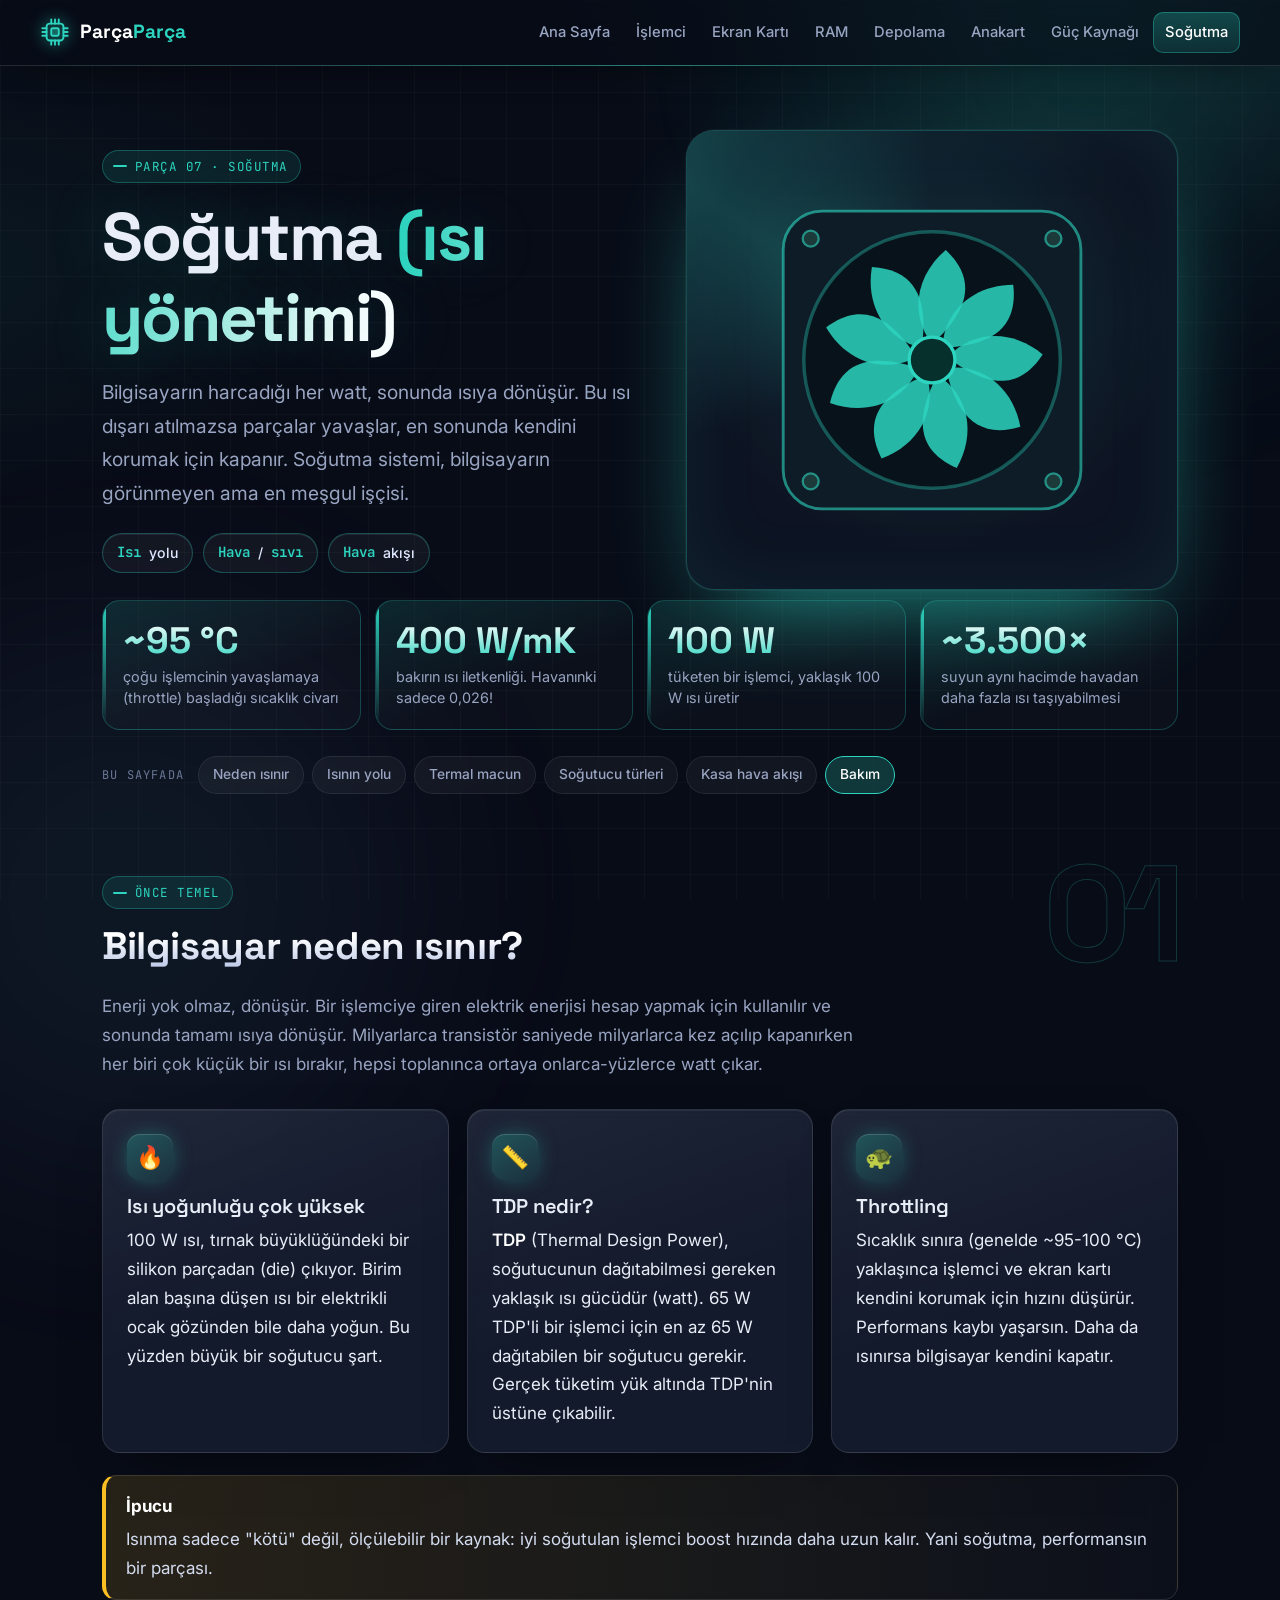
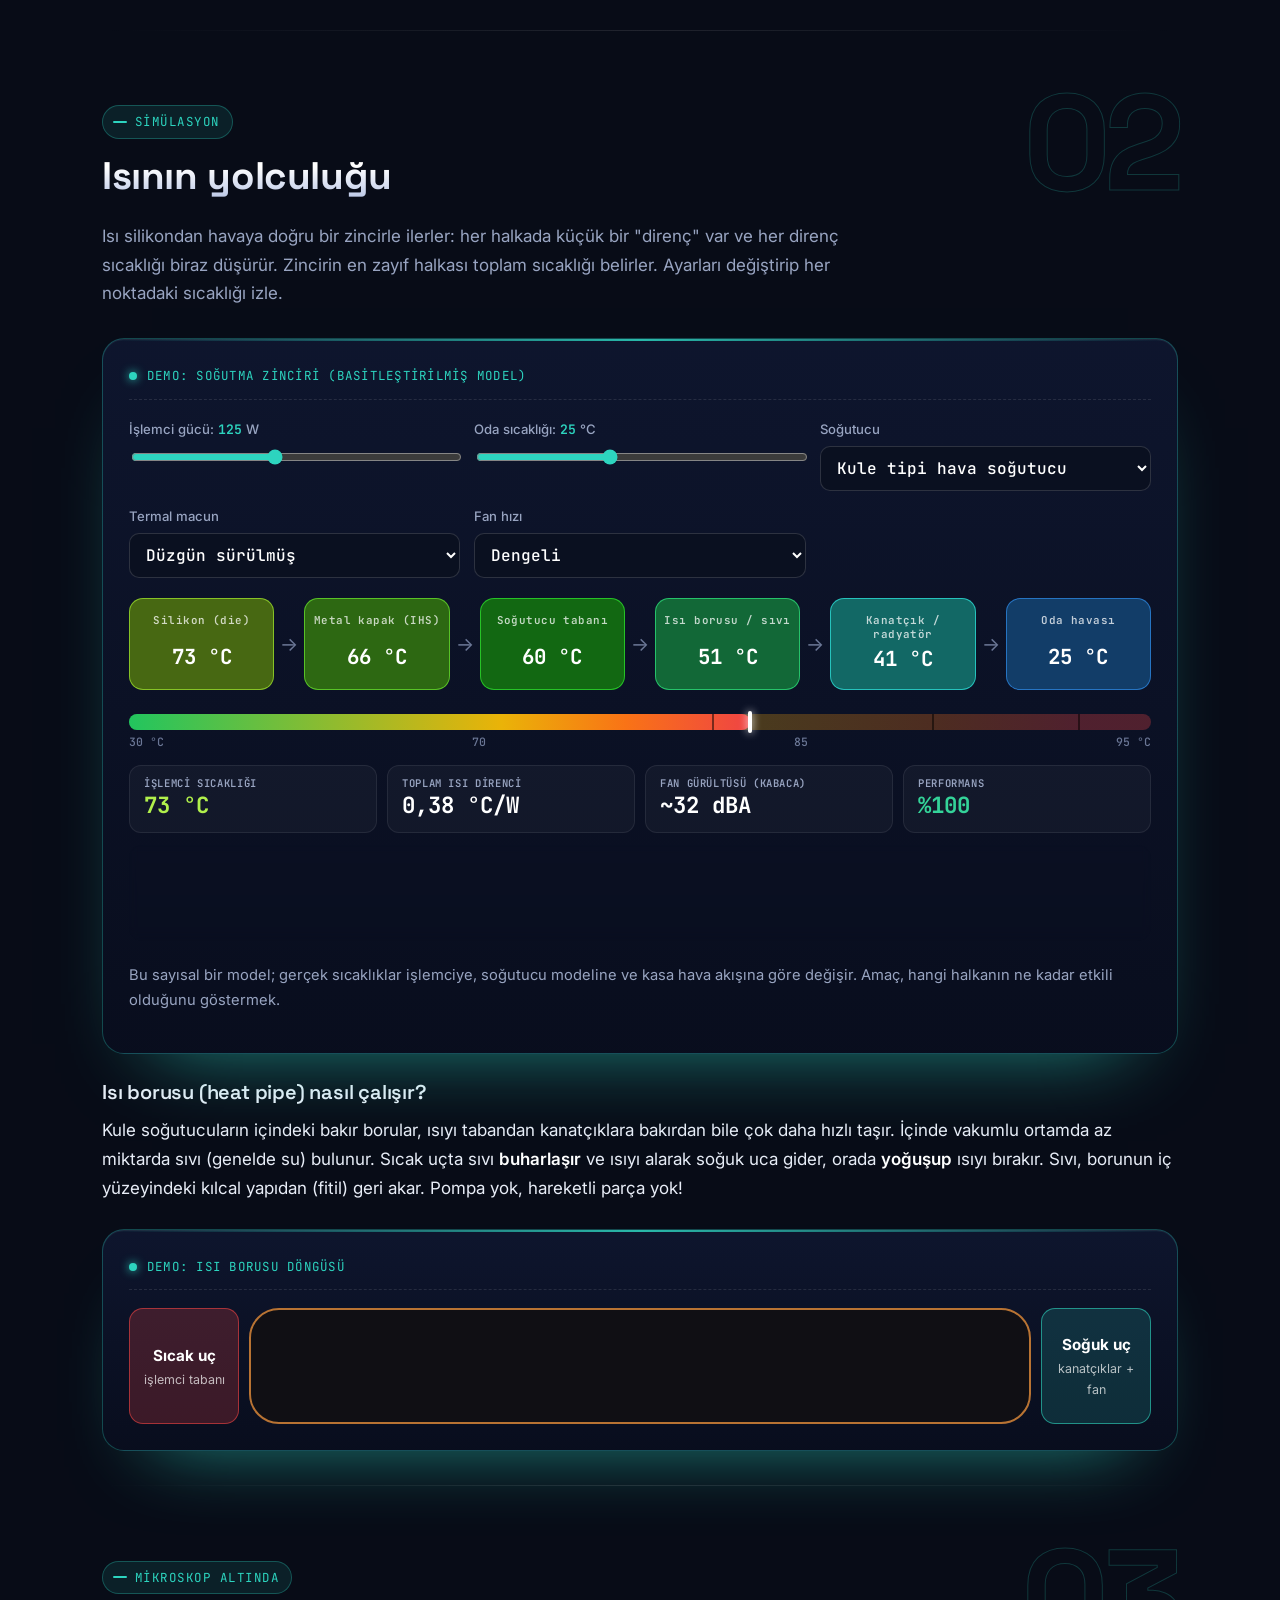
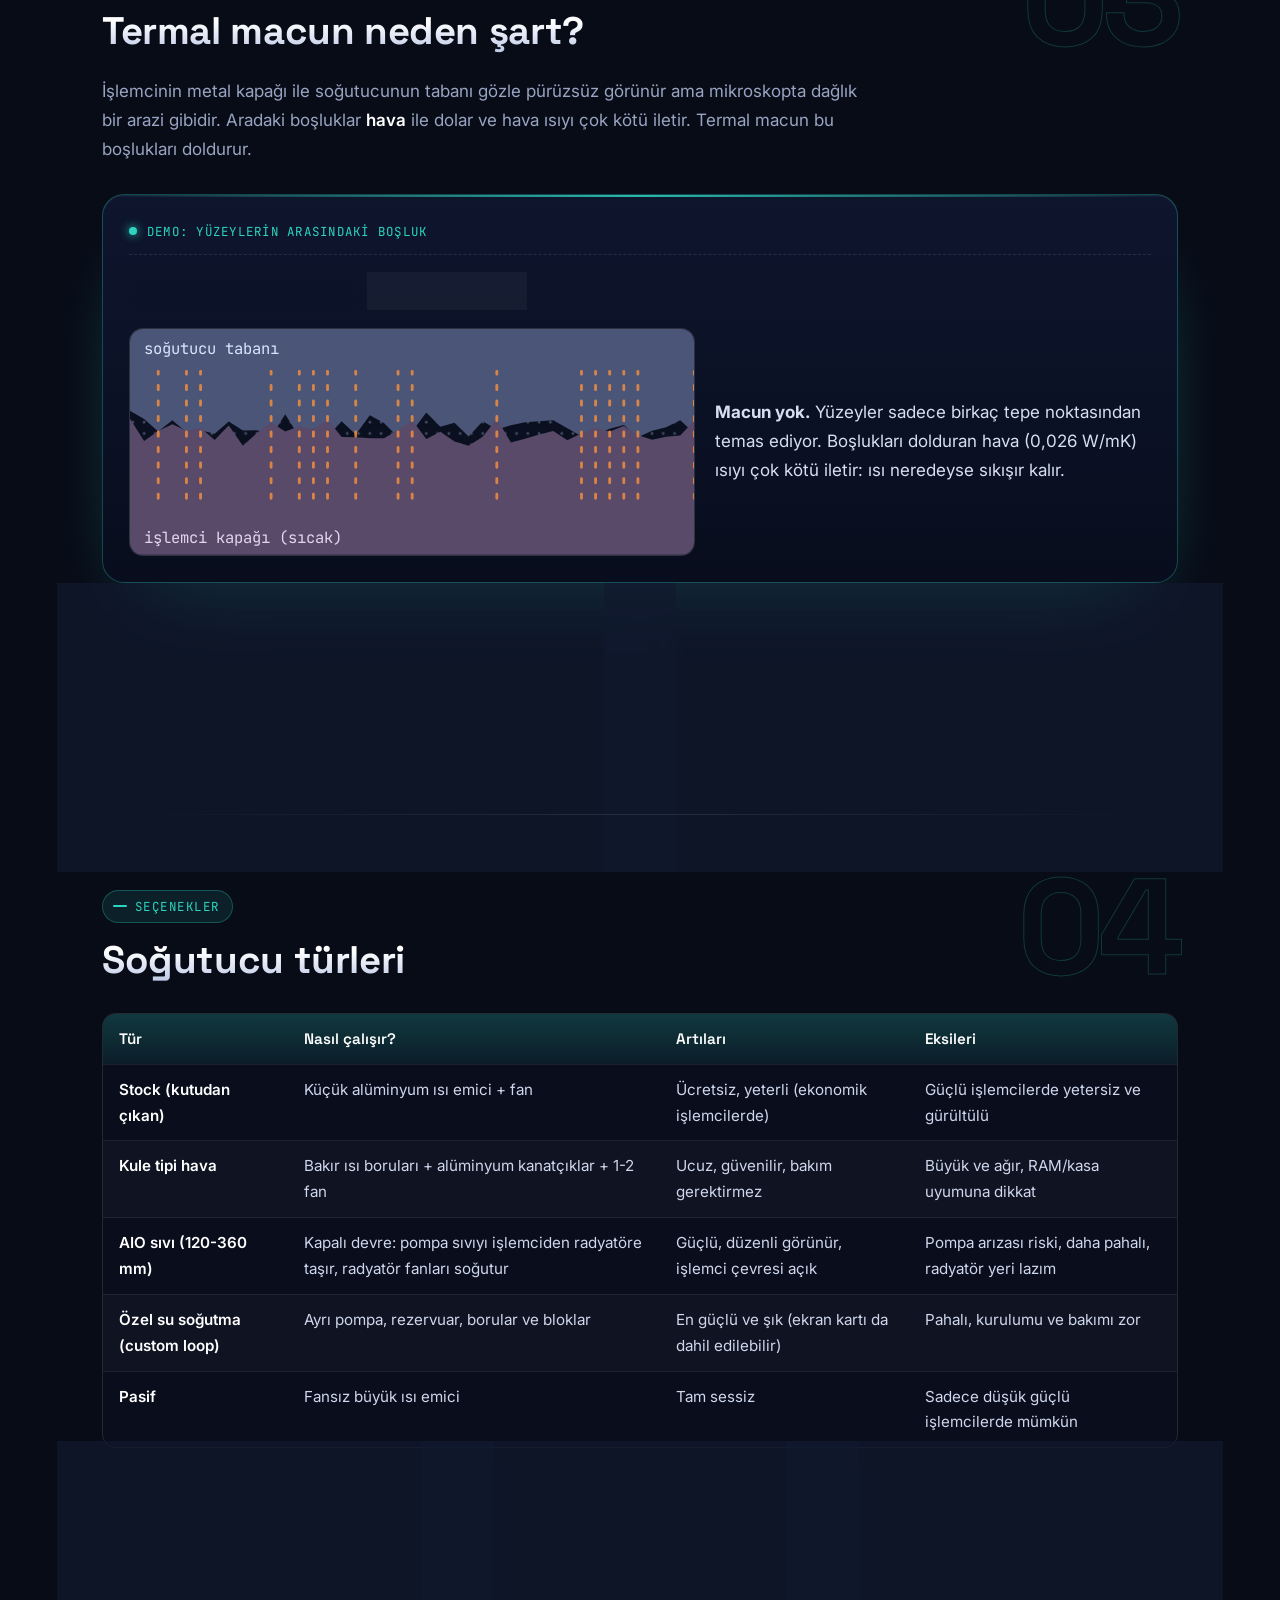
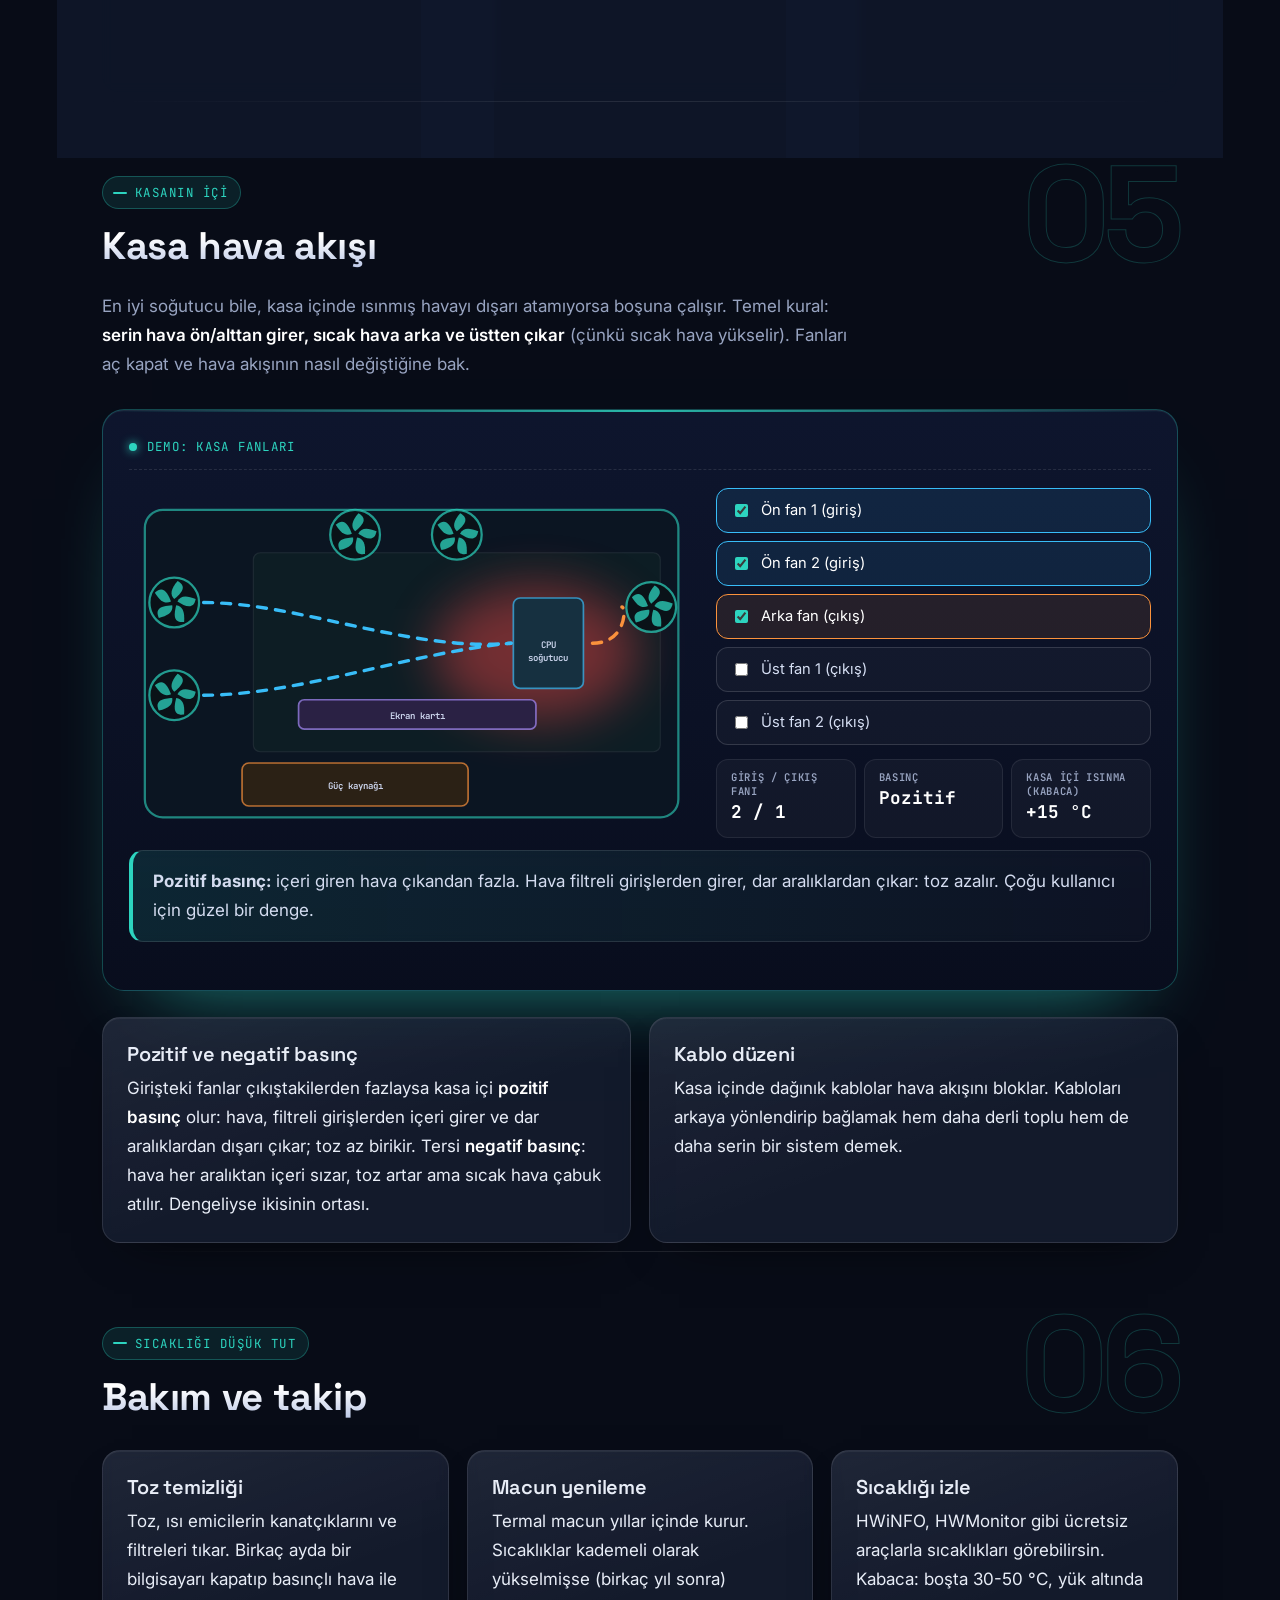
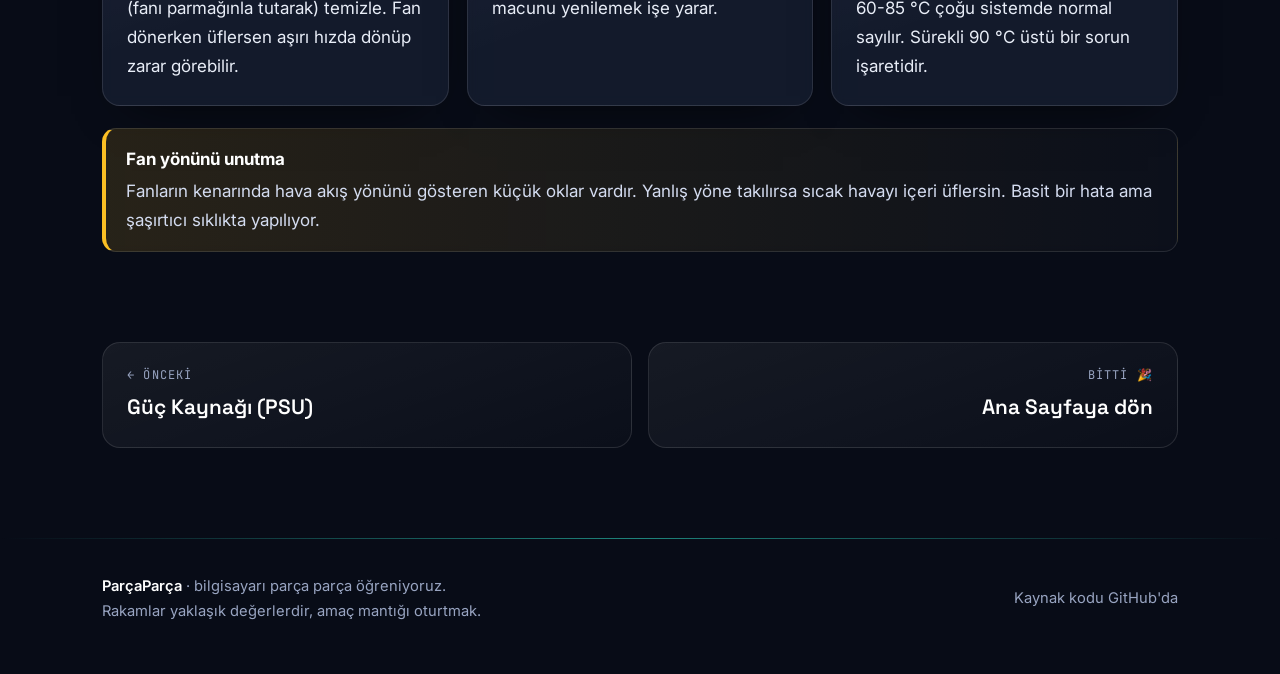
<file: sogutma.html>
<!doctype html>
<html lang="tr">
<head>
  <meta charset="utf-8">
  <meta name="viewport" content="width=device-width, initial-scale=1">
  <title>Soğutma — ParçaParça</title>
  <meta name="description" content="Bilgisayar neden ısınır, soğutucu ısıyı nasıl taşır? Hava, sıvı soğutma, termal macun ve kasa hava akışı. Simülasyonlarla öğren.">
  <link rel="preconnect" href="https://fonts.googleapis.com">
  <link rel="preconnect" href="https://fonts.gstatic.com" crossorigin>
  <link href="https://fonts.googleapis.com/css2?family=Inter:wght@400;500;600&family=JetBrains+Mono:wght@400;600&family=Space+Grotesk:wght@500;600;700&display=swap" rel="stylesheet">
  <link rel="stylesheet" href="css/style.css">
  <link rel="stylesheet" href="css/polish.css">
  <link rel="stylesheet" href="css/sogutma.css">
</head>
<body class="p-sogutma" data-page="sogutma">
<div id="site-header"></div>

<main>
  <!-- ================= HERO ================= -->
  <section class="part-hero">
    <div class="container hero-grid">
      <div>
        <span class="eyebrow">parça 07 · soğutma</span>
        <h1>Soğutma <span class="grad">(ısı yönetimi)</span></h1>
        <p class="lead">Bilgisayarın harcadığı her watt, sonunda ısıya dönüşür. Bu ısı dışarı atılmazsa parçalar yavaşlar, en sonunda kendini korumak için kapanır. Soğutma sistemi, bilgisayarın görünmeyen ama en meşgul işçisi.</p>
        <div class="hero-chips">
          <span class="chip"><b>Isı</b> yolu</span>
          <span class="chip"><b>Hava</b> / <b>sıvı</b></span>
          <span class="chip"><b>Hava</b> akışı</span>
        </div>
      </div>
      <div class="hero-visual" id="cool-hero" aria-label="Dönen fan ve yayılan ısı halkaları animasyonu"></div>
    </div>

    <div class="container">
      <div class="stats">
        <div class="stat"><b data-count="95" data-prefix="~" data-suffix=" °C">0</b><span>çoğu işlemcinin yavaşlamaya (throttle) başladığı sıcaklık civarı</span></div>
        <div class="stat"><b data-count="400" data-suffix=" W/mK">0</b><span>bakırın ısı iletkenliği. Havanınki sadece 0,026!</span></div>
        <div class="stat"><b data-count="100" data-suffix=" W">0</b><span>tüketen bir işlemci, yaklaşık 100 W ısı üretir</span></div>
        <div class="stat"><b data-count="3500" data-prefix="~" data-suffix="×">0</b><span>suyun aynı hacimde havadan daha fazla ısı taşıyabilmesi</span></div>
      </div>
      <div class="toc">
        <small>Bu sayfada</small>
        <a href="#neden">Neden ısınır</a>
        <a href="#yol">Isının yolu</a>
        <a href="#macun">Termal macun</a>
        <a href="#tur">Soğutucu türleri</a>
        <a href="#akis">Kasa hava akışı</a>
        <a href="#bakim">Bakım</a>
      </div>
    </div>
  </section>

  <!-- ================= NEDEN ISINIR ================= -->
  <section class="section" id="neden">
    <div class="container">
      <div class="section-head reveal">
        <span class="eyebrow">önce temel</span>
        <h2>Bilgisayar neden ısınır?</h2>
        <p>Enerji yok olmaz, dönüşür. Bir işlemciye giren elektrik enerjisi hesap yapmak için kullanılır ve sonunda tamamı ısıya dönüşür. Milyarlarca transistör saniyede milyarlarca kez açılıp kapanırken her biri çok küçük bir ısı bırakır, hepsi toplanınca ortaya onlarca-yüzlerce watt çıkar.</p>
      </div>
      <div class="grid c3">
        <div class="card reveal"><div class="ico">🔥</div><h3>Isı yoğunluğu çok yüksek</h3><p>100 W ısı, tırnak büyüklüğündeki bir silikon parçadan (die) çıkıyor. Birim alan başına düşen ısı bir elektrikli ocak gözünden bile daha yoğun. Bu yüzden büyük bir soğutucu şart.</p></div>
        <div class="card reveal d1"><div class="ico">📏</div><h3>TDP nedir?</h3><p><strong>TDP</strong> (Thermal Design Power), soğutucunun dağıtabilmesi gereken yaklaşık ısı gücüdür (watt). 65 W TDP'li bir işlemci için en az 65 W dağıtabilen bir soğutucu gerekir. Gerçek tüketim yük altında TDP'nin üstüne çıkabilir.</p></div>
        <div class="card reveal d2"><div class="ico">🐢</div><h3>Throttling</h3><p>Sıcaklık sınıra (genelde ~95-100 °C) yaklaşınca işlemci ve ekran kartı kendini korumak için hızını düşürür. Performans kaybı yaşarsın. Daha da ısınırsa bilgisayar kendini kapatır.</p></div>
      </div>
      <div class="callout fun reveal">
        <span class="callout-title">İpucu</span>
        Isınma sadece "kötü" değil, ölçülebilir bir kaynak: iyi soğutulan işlemci boost hızında daha uzun kalır. Yani soğutma, performansın bir parçası.
      </div>
    </div>
  </section>

  <!-- ================= ISININ YOLU ================= -->
  <section class="section" id="yol">
    <div class="container">
      <div class="section-head reveal">
        <span class="eyebrow">simülasyon</span>
        <h2>Isının yolculuğu</h2>
        <p>Isı silikondan havaya doğru bir zincirle ilerler: her halkada küçük bir "direnç" var ve her direnç sıcaklığı biraz düşürür. Zincirin en zayıf halkası toplam sıcaklığı belirler. Ayarları değiştirip her noktadaki sıcaklığı izle.</p>
      </div>

      <div class="demo reveal" id="chain">
        <div class="demo-title"><span class="dot"></span> Demo: soğutma zinciri (basitleştirilmiş model)</div>
        <div class="ch-controls">
          <div class="field"><label for="ch-p">İşlemci gücü: <span class="val" id="ch-p-v"></span> W</label><input type="range" id="ch-p" min="30" max="250" step="5" value="125"></div>
          <div class="field"><label for="ch-amb">Oda sıcaklığı: <span class="val" id="ch-amb-v"></span> °C</label><input type="range" id="ch-amb" min="15" max="40" step="1" value="25"></div>
          <div class="field"><label for="ch-c">Soğutucu</label>
            <select id="ch-c">
              <option value="stock">Kutudan çıkan (stock) hava soğutucu</option>
              <option value="tower" selected>Kule tipi hava soğutucu</option>
              <option value="aio240">240 mm sıvı soğutma (AIO)</option>
              <option value="aio360">360 mm sıvı soğutma (AIO)</option>
              <option value="none">Soğutucu yok (sadece küçük ısı emici)</option>
            </select></div>
          <div class="field"><label for="ch-paste">Termal macun</label>
            <select id="ch-paste"><option value="good" selected>Düzgün sürülmüş</option><option value="old">Eskimiş / kötü</option><option value="none">Hiç yok</option></select></div>
          <div class="field"><label for="ch-fan">Fan hızı</label>
            <select id="ch-fan"><option value="low">Sessiz (düşük)</option><option value="mid" selected>Dengeli</option><option value="high">Tam hız</option></select></div>
        </div>

        <div class="ch-nodes" id="ch-nodes"></div>
        <div class="ch-gauge">
          <div class="ch-gauge-bar"><div class="ch-gauge-fill" id="ch-fill"></div><i class="mk m70"></i><i class="mk m85"></i><i class="mk m95"></i></div>
          <div class="ch-gauge-lbl"><span>30 °C</span><span>70</span><span>85</span><span>95 °C</span></div>
        </div>
        <div class="ch-out" id="ch-out"></div>
        <div class="callout mt1" id="ch-note"></div>
        <p class="demo-note">Bu sayısal bir model; gerçek sıcaklıklar işlemciye, soğutucu modeline ve kasa hava akışına göre değişir. Amaç, hangi halkanın ne kadar etkili olduğunu göstermek.</p>
      </div>

      <h3 class="sub reveal">Isı borusu (heat pipe) nasıl çalışır?</h3>
      <p class="reveal">Kule soğutucuların içindeki bakır borular, ısıyı tabandan kanatçıklara bakırdan bile çok daha hızlı taşır. İçinde vakumlu ortamda az miktarda sıvı (genelde su) bulunur. Sıcak uçta sıvı <strong>buharlaşır</strong> ve ısıyı alarak soğuk uca gider, orada <strong>yoğuşup</strong> ısıyı bırakır. Sıvı, borunun iç yüzeyindeki kılcal yapıdan (fitil) geri akar. Pompa yok, hareketli parça yok!</p>
      <div class="demo reveal" id="hp">
        <div class="demo-title"><span class="dot"></span> Demo: ısı borusu döngüsü</div>
        <div class="hp-view">
          <div class="hp-end hot"><b>Sıcak uç</b><span>işlemci tabanı</span></div>
          <div class="hp-pipe">
            <div class="hp-lane vapor"><span class="lbl">buhar →</span><i></i><i></i><i></i><i></i><i></i></div>
            <div class="hp-wall">kapalı bakır boru · içinde az miktarda sıvı, vakum</div>
            <div class="hp-lane liquid"><span class="lbl">← sıvı (kılcal fitil)</span><i></i><i></i><i></i><i></i><i></i></div>
          </div>
          <div class="hp-end cold"><b>Soğuk uç</b><span>kanatçıklar + fan</span></div>
        </div>
      </div>
    </div>
  </section>

  <!-- ================= MACUN ================= -->
  <section class="section" id="macun">
    <div class="container">
      <div class="section-head reveal">
        <span class="eyebrow">mikroskop altında</span>
        <h2>Termal macun neden şart?</h2>
        <p>İşlemcinin metal kapağı ile soğutucunun tabanı gözle pürüzsüz görünür ama mikroskopta dağlık bir arazi gibidir. Aradaki boşluklar <strong>hava</strong> ile dolar ve hava ısıyı çok kötü iletir. Termal macun bu boşlukları doldurur.</p>
      </div>
      <div class="demo reveal" id="paste">
        <div class="demo-title"><span class="dot"></span> Demo: yüzeylerin arasındaki boşluk</div>
        <div class="tabs" id="paste-tabs">
          <button class="tab active" data-m="none">Macun yok (hava boşlukları)</button>
          <button class="tab" data-m="paste">Termal macun var</button>
        </div>
        <div class="paste-view"><svg id="paste-svg" viewBox="0 0 400 160" role="img" aria-label="İki pürüzlü yüzey arasındaki boşluk"></svg><div class="paste-text" id="paste-text"></div></div>
      </div>
      <div class="grid c2">
        <div class="card reveal"><h3>Ne kadar sürülür?</h3><p>Genelde bezelye tanesi kadar, ortaya. Soğutucuyu takınca kendiliğinden yayılır. Çok fazla sürmek işe yaramaz, sadece kenarlardan taşar (bazı macunlar iletken olabilir, dikkat!).</p></div>
        <div class="card reveal d1"><h3>Sıvı metal</h3><p>Daha da iyi ısı iletimi olan ama <strong>elektriği iletebilen</strong> bir seçenek: sızarsa kısa devre yapar; ayrıca alüminyumu aşındırır. Sadece deneyimliler için, çoğu kullanıcıya gerekmez.</p></div>
      </div>
    </div>
  </section>

  <!-- ================= TÜRLER ================= -->
  <section class="section" id="tur">
    <div class="container">
      <div class="section-head reveal">
        <span class="eyebrow">seçenekler</span>
        <h2>Soğutucu türleri</h2>
      </div>
      <div class="table-wrap reveal">
        <table>
          <thead><tr><th>Tür</th><th>Nasıl çalışır?</th><th>Artıları</th><th>Eksileri</th></tr></thead>
          <tbody>
            <tr><td>Stock (kutudan çıkan)</td><td>Küçük alüminyum ısı emici + fan</td><td>Ücretsiz, yeterli (ekonomik işlemcilerde)</td><td>Güçlü işlemcilerde yetersiz ve gürültülü</td></tr>
            <tr><td>Kule tipi hava</td><td>Bakır ısı boruları + alüminyum kanatçıklar + 1-2 fan</td><td>Ucuz, güvenilir, bakım gerektirmez</td><td>Büyük ve ağır, RAM/kasa uyumuna dikkat</td></tr>
            <tr><td>AIO sıvı (120-360 mm)</td><td>Kapalı devre: pompa sıvıyı işlemciden radyatöre taşır, radyatör fanları soğutur</td><td>Güçlü, düzenli görünür, işlemci çevresi açık</td><td>Pompa arızası riski, daha pahalı, radyatör yeri lazım</td></tr>
            <tr><td>Özel su soğutma (custom loop)</td><td>Ayrı pompa, rezervuar, borular ve bloklar</td><td>En güçlü ve şık (ekran kartı da dahil edilebilir)</td><td>Pahalı, kurulumu ve bakımı zor</td></tr>
            <tr><td>Pasif</td><td>Fansız büyük ısı emici</td><td>Tam sessiz</td><td>Sadece düşük güçlü işlemcilerde mümkün</td></tr>
          </tbody>
        </table>
      </div>
      <div class="grid c3">
        <div class="card reveal"><h3>Ekran kartı soğutma</h3><p>Kartlar genelde 2-3 fanlı, büyük kanatçık bloklu, ısı borulu ya da <strong>vapor chamber</strong> (düz ısı borusu gibi çalışan geniş oda) sistemlerle gelir. GPU çok ısındığı için kart kalın olur.</p></div>
        <div class="card reveal d1"><h3>SSD ve VRM</h3><p>Hızlı NVMe SSD'ler yük altında ısınır, ısı emici altında termal ped ile korunur. VRM'lerin üzerinde de kanatçıklı blok bulunur (<a href="anakart.html">anakart</a> sayfasına bak).</p></div>
        <div class="card reveal d2"><h3>Fan özellikleri</h3><p><strong>CFM</strong> (hava debisi), <strong>statik basınç</strong> (radyatör ve filtreden itebilme gücü), <strong>dBA</strong> (gürültü), <strong>RPM</strong>. 4 pinli (PWM) fanların hızı ince ayarlanır, 3 pinli (DC) fanlar gerilimle kısılır.</p></div>
      </div>
    </div>
  </section>

  <!-- ================= HAVA AKIŞI ================= -->
  <section class="section" id="akis">
    <div class="container">
      <div class="section-head reveal">
        <span class="eyebrow">kasanın içi</span>
        <h2>Kasa hava akışı</h2>
        <p>En iyi soğutucu bile, kasa içinde ısınmış havayı dışarı atamıyorsa boşuna çalışır. Temel kural: <strong>serin hava ön/alttan girer, sıcak hava arka ve üstten çıkar</strong> (çünkü sıcak hava yükselir). Fanları aç kapat ve hava akışının nasıl değiştiğine bak.</p>
      </div>
      <div class="demo reveal" id="airflow">
        <div class="demo-title"><span class="dot"></span> Demo: kasa fanları</div>
        <div class="af-layout">
          <svg id="af-svg" viewBox="0 0 500 300" role="img" aria-label="Kasa içi hava akışı"></svg>
          <div>
            <div class="af-fans" id="af-fans"></div>
            <div class="af-out" id="af-out"></div>
          </div>
        </div>
        <div class="callout mt1" id="af-note"></div>
      </div>
      <div class="grid c2">
        <div class="card reveal"><h3>Pozitif ve negatif basınç</h3><p>Girişteki fanlar çıkıştakilerden fazlaysa kasa içi <strong>pozitif basınç</strong> olur: hava, filtreli girişlerden içeri girer ve dar aralıklardan dışarı çıkar; toz az birikir. Tersi <strong>negatif basınç</strong>: hava her aralıktan içeri sızar, toz artar ama sıcak hava çabuk atılır. Dengeliyse ikisinin ortası.</p></div>
        <div class="card reveal d1"><h3>Kablo düzeni</h3><p>Kasa içinde dağınık kablolar hava akışını bloklar. Kabloları arkaya yönlendirip bağlamak hem daha derli toplu hem de daha serin bir sistem demek.</p></div>
      </div>
    </div>
  </section>

  <!-- ================= BAKIM ================= -->
  <section class="section" id="bakim">
    <div class="container">
      <div class="section-head reveal">
        <span class="eyebrow">sıcaklığı düşük tut</span>
        <h2>Bakım ve takip</h2>
      </div>
      <div class="grid c3">
        <div class="card reveal"><h3>Toz temizliği</h3><p>Toz, ısı emicilerin kanatçıklarını ve filtreleri tıkar. Birkaç ayda bir bilgisayarı kapatıp basınçlı hava ile (fanı parmağınla tutarak) temizle. Fan dönerken üflersen aşırı hızda dönüp zarar görebilir.</p></div>
        <div class="card reveal d1"><h3>Macun yenileme</h3><p>Termal macun yıllar içinde kurur. Sıcaklıklar kademeli olarak yükselmişse (birkaç yıl sonra) macunu yenilemek işe yarar.</p></div>
        <div class="card reveal d2"><h3>Sıcaklığı izle</h3><p>HWiNFO, HWMonitor gibi ücretsiz araçlarla sıcaklıkları görebilirsin. Kabaca: boşta 30-50 °C, yük altında 60-85 °C çoğu sistemde normal sayılır. Sürekli 90 °C üstü bir sorun işaretidir.</p></div>
      </div>
      <div class="callout fun reveal">
        <span class="callout-title">Fan yönünü unutma</span>
        Fanların kenarında hava akış yönünü gösteren küçük oklar vardır. Yanlış yöne takılırsa sıcak havayı içeri üflersin. Basit bir hata ama şaşırtıcı sıklıkta yapılıyor.
      </div>
    </div>
  </section>

  <div class="container"><div id="pager"></div></div>
</main>

<div id="site-footer"></div>

<script src="js/site.js"></script>
<script src="js/sogutma.js"></script>
</body>
</html>
</file>
<file: css/style.css>
/* ==========================================================
   Parça Parça — ortak stiller
   Her sayfa kendi rengini body sınıfından alır (p-cpu, p-gpu ...)
   ========================================================== */

:root {
  --bg: #080c17;
  --bg-2: #0d1322;
  --card: #111a2e;
  --card-2: #16213a;
  --line: rgba(255, 255, 255, 0.08);
  --line-2: rgba(255, 255, 255, 0.14);
  --text: #e8edf7;
  --muted: #98a4c1;
  --dim: #6b7796;
  --accent: #38bdf8;
  --accent-rgb: 56, 189, 248;
  --good: #34d399;
  --warn: #fbbf24;
  --bad: #fb7185;
  --radius: 18px;
  --radius-sm: 10px;
  --font: "Inter", system-ui, -apple-system, "Segoe UI", Roboto, sans-serif;
  --font-head: "Space Grotesk", "Inter", system-ui, sans-serif;
  --mono: "JetBrains Mono", ui-monospace, "Cascadia Code", Consolas, monospace;
  --nav-h: 66px;
}

body.p-home    { --accent: #38bdf8; --accent-rgb: 56, 189, 248; }
body.p-cpu     { --accent: #38bdf8; --accent-rgb: 56, 189, 248; }
body.p-gpu     { --accent: #a78bfa; --accent-rgb: 167, 139, 250; }
body.p-ram     { --accent: #34d399; --accent-rgb: 52, 211, 153; }
body.p-depolama{ --accent: #fb7185; --accent-rgb: 251, 113, 133; }
body.p-anakart { --accent: #fbbf24; --accent-rgb: 251, 191, 36; }
body.p-psu     { --accent: #fb923c; --accent-rgb: 251, 146, 60; }
body.p-sogutma { --accent: #2dd4bf; --accent-rgb: 45, 212, 191; }

*, *::before, *::after { box-sizing: border-box; }
html { scroll-behavior: smooth; scroll-padding-top: calc(var(--nav-h) + 16px); }
body {
  margin: 0;
  font-family: var(--font);
  font-size: 17px;
  line-height: 1.7;
  color: var(--text);
  background-color: var(--bg);
  background-image:
    radial-gradient(900px 500px at 85% -5%, rgba(var(--accent-rgb), 0.13), transparent 60%),
    radial-gradient(700px 400px at -5% 30%, rgba(var(--accent-rgb), 0.06), transparent 60%),
    linear-gradient(rgba(255,255,255,0.025) 1px, transparent 1px),
    linear-gradient(90deg, rgba(255,255,255,0.025) 1px, transparent 1px);
  background-size: auto, auto, 46px 46px, 46px 46px;
  background-attachment: fixed;
  -webkit-font-smoothing: antialiased;
  overflow-x: hidden;
}
img, svg { max-width: 100%; }
a { color: var(--accent); text-decoration: none; }
a:hover { text-decoration: underline; }
h1, h2, h3, h4 { font-family: var(--font-head); line-height: 1.2; margin: 0 0 .6em; letter-spacing: -0.01em; }
h1 { font-size: clamp(2.4rem, 5.5vw, 4.2rem); font-weight: 700; }
h2 { font-size: clamp(1.7rem, 3.4vw, 2.4rem); font-weight: 700; }
h3 { font-size: 1.25rem; font-weight: 600; }
p { margin: 0 0 1em; }
ul, ol { padding-left: 1.3em; margin: 0 0 1em; }
li { margin-bottom: .35em; }
code, kbd, .mono { font-family: var(--mono); font-size: .9em; }
code {
  background: rgba(var(--accent-rgb), 0.12);
  color: var(--accent);
  padding: .12em .45em;
  border-radius: 6px;
}
strong { color: #fff; font-weight: 600; }
::selection { background: rgba(var(--accent-rgb), .35); }

/* ---------- scroll progress ---------- */
.progress {
  position: fixed; top: 0; left: 0; height: 3px; width: 100%;
  transform-origin: 0 50%; transform: scaleX(0);
  background: linear-gradient(90deg, var(--accent), #fff);
  z-index: 200;
}

/* ---------- nav ---------- */
.nav {
  position: sticky; top: 0; z-index: 100;
  height: var(--nav-h);
  background: rgba(8, 12, 23, 0.78);
  backdrop-filter: blur(14px);
  -webkit-backdrop-filter: blur(14px);
  border-bottom: 1px solid var(--line);
}
.nav-inner {
  max-width: 1240px; margin: 0 auto; height: 100%;
  padding: 0 20px;
  display: flex; align-items: center; justify-content: space-between; gap: 16px;
}
.logo {
  display: flex; align-items: center; gap: 10px;
  font-family: var(--font-head); font-weight: 700; font-size: 1.2rem;
  color: #fff; text-decoration: none !important;
  white-space: nowrap;
}
.logo svg { width: 30px; height: 30px; color: var(--accent); }
.logo span em { font-style: normal; color: var(--accent); }
.nav-links { display: flex; align-items: center; gap: 2px; }
.nav-links a {
  color: var(--muted); font-size: .92rem; font-weight: 500;
  padding: 8px 12px; border-radius: 10px; text-decoration: none;
  transition: color .2s, background .2s;
  white-space: nowrap;
}
.nav-links a:hover { color: #fff; background: rgba(255,255,255,.06); }
.nav-links a.active { color: #fff; background: rgba(var(--accent-rgb), .16); box-shadow: inset 0 0 0 1px rgba(var(--accent-rgb), .35); }
.nav-toggle {
  display: none; background: none; border: 1px solid var(--line-2); color: #fff;
  border-radius: 10px; width: 42px; height: 42px; cursor: pointer;
  align-items: center; justify-content: center;
}
.nav-toggle svg { width: 22px; height: 22px; }

@media (max-width: 1120px) {
  .nav-toggle { display: inline-flex; }
  .nav-links {
    position: fixed; top: var(--nav-h); left: 0; right: 0;
    flex-direction: column; align-items: stretch; gap: 4px;
    padding: 14px 20px 20px;
    background: rgba(8, 12, 23, 0.97);
    border-bottom: 1px solid var(--line);
    transform: translateY(-12px); opacity: 0; pointer-events: none;
    transition: transform .25s, opacity .25s;
  }
  .nav-links.open { transform: none; opacity: 1; pointer-events: auto; }
  .nav-links a { padding: 12px 14px; font-size: 1rem; }
}

/* ---------- layout ---------- */
.container { max-width: 1120px; margin: 0 auto; padding: 0 22px; }
.container.wide { max-width: 1240px; }
.section { padding: 72px 0 8px; position: relative; }
.eyebrow {
  display: inline-flex; align-items: center; gap: 8px;
  font-family: var(--mono); font-size: .78rem; letter-spacing: .12em; text-transform: uppercase;
  color: var(--accent); margin-bottom: 14px;
}
.eyebrow::before { content: ""; width: 26px; height: 2px; background: var(--accent); border-radius: 2px; }
.lead { font-size: 1.15rem; color: var(--muted); max-width: 720px; }
.section-head { margin-bottom: 30px; }
.section-head p { color: var(--muted); max-width: 760px; }

.grid { display: grid; gap: 18px; }
.grid.c2 { grid-template-columns: repeat(2, minmax(0, 1fr)); }
.grid.c3 { grid-template-columns: repeat(3, minmax(0, 1fr)); }
.grid.c4 { grid-template-columns: repeat(4, minmax(0, 1fr)); }
@media (max-width: 900px) { .grid.c3, .grid.c4 { grid-template-columns: repeat(2, minmax(0, 1fr)); } }
@media (max-width: 640px) { .grid.c2, .grid.c3, .grid.c4 { grid-template-columns: minmax(0, 1fr); } }

/* ---------- hero (parça sayfaları) ---------- */
.part-hero { padding: 64px 0 40px; position: relative; overflow: hidden; }
.part-hero .hero-grid { display: grid; grid-template-columns: 1.05fr .95fr; gap: 40px; align-items: center; }
.part-hero h1 { margin-bottom: 18px; }
.part-hero h1 .grad {
  background: linear-gradient(90deg, var(--accent), #fff 90%);
  -webkit-background-clip: text; background-clip: text; color: transparent;
}
.hero-chips { display: flex; flex-wrap: wrap; gap: 10px; margin-top: 22px; }
.chip {
  display: inline-flex; align-items: center; gap: 8px;
  padding: 7px 14px; border-radius: 999px;
  background: rgba(var(--accent-rgb), .1);
  border: 1px solid rgba(var(--accent-rgb), .3);
  color: #dfe8ff; font-size: .88rem; font-weight: 500;
}
.chip b { color: var(--accent); font-family: var(--mono); font-weight: 600; }
.hero-visual {
  position: relative; aspect-ratio: 1 / 1; max-height: 460px; width: 100%;
  border-radius: 28px; border: 1px solid var(--line);
  background: radial-gradient(circle at 50% 40%, rgba(var(--accent-rgb), .16), transparent 65%), var(--bg-2);
  overflow: hidden;
}
@media (max-width: 900px) {
  .part-hero .hero-grid { grid-template-columns: 1fr; }
  .hero-visual { max-height: 340px; aspect-ratio: 4 / 3; }
}

/* ---------- kartlar ---------- */
.card {
  background: linear-gradient(180deg, var(--card-2), var(--card));
  border: 1px solid var(--line);
  border-radius: var(--radius);
  padding: 24px;
  position: relative;
}
.card h3 { margin-bottom: .4em; }
.card p:last-child { margin-bottom: 0; }
.card.hoverable { transition: transform .25s, border-color .25s, box-shadow .25s; }
.card.hoverable:hover { transform: translateY(-4px); border-color: rgba(var(--accent-rgb), .5); box-shadow: 0 18px 40px -18px rgba(var(--accent-rgb), .45); }
.card .ico {
  width: 46px; height: 46px; border-radius: 13px; display: grid; place-items: center;
  background: rgba(var(--accent-rgb), .13); color: var(--accent); margin-bottom: 14px; font-size: 1.4rem;
}
.card .ico svg { width: 26px; height: 26px; }

.callout {
  border-radius: var(--radius-sm);
  border: 1px solid var(--line-2);
  border-left: 4px solid var(--accent);
  background: rgba(var(--accent-rgb), .07);
  padding: 16px 20px; margin: 22px 0;
  color: #d4dcf0;
}
.callout > :last-child { margin-bottom: 0; }
.callout .callout-title { font-weight: 700; color: #fff; display: block; margin-bottom: 4px; }
.callout.fun { border-left-color: var(--warn); background: rgba(251,191,36,.07); }
.callout.warn { border-left-color: var(--bad); background: rgba(251,113,133,.07); }
.callout.adv { border-left-color: #a78bfa; background: rgba(167,139,250,.08); }

/* ---------- tablolar ---------- */
.table-wrap { overflow-x: auto; border: 1px solid var(--line); border-radius: var(--radius-sm); margin: 18px 0; }
table { border-collapse: collapse; width: 100%; font-size: .95rem; min-width: 520px; }
th, td { padding: 12px 16px; text-align: left; border-bottom: 1px solid var(--line); vertical-align: top; }
th { background: rgba(var(--accent-rgb), .1); color: #fff; font-family: var(--font-head); font-weight: 600; white-space: nowrap; }
tr:last-child td { border-bottom: 0; }
td { color: #cfd7ec; }
td:first-child { color: #fff; font-weight: 600; }

/* ---------- butonlar ---------- */
.btn {
  display: inline-flex; align-items: center; gap: 8px;
  font: 600 .95rem var(--font); cursor: pointer;
  padding: 11px 20px; border-radius: 12px; border: 1px solid transparent;
  background: var(--accent); color: #06101f; text-decoration: none !important;
  transition: transform .15s, box-shadow .2s, background .2s;
}
.btn:hover { transform: translateY(-2px); box-shadow: 0 10px 26px -10px rgba(var(--accent-rgb), .9); }
.btn:active { transform: translateY(0); }
.btn.ghost { background: transparent; color: #fff; border-color: var(--line-2); }
.btn.ghost:hover { background: rgba(255,255,255,.07); box-shadow: none; }
.btn.sm { padding: 7px 14px; font-size: .86rem; border-radius: 10px; }
.btn[disabled] { opacity: .45; cursor: not-allowed; transform: none; box-shadow: none; }
.btn-row { display: flex; flex-wrap: wrap; gap: 10px; align-items: center; }

/* ---------- demo kutuları ---------- */
.demo {
  background: linear-gradient(180deg, #0f1730, #0b1122);
  border: 1px solid rgba(var(--accent-rgb), .28);
  border-radius: 22px;
  padding: 26px;
  margin: 26px 0;
  position: relative;
  box-shadow: 0 30px 60px -40px rgba(var(--accent-rgb), .5);
}
.demo-title {
  display: flex; align-items: center; gap: 10px; flex-wrap: wrap;
  font-family: var(--mono); font-size: .78rem; letter-spacing: .1em; text-transform: uppercase;
  color: var(--accent); margin-bottom: 16px;
}
.demo-title .dot { width: 8px; height: 8px; border-radius: 50%; background: var(--accent); box-shadow: 0 0 10px var(--accent); }
.demo-note { color: var(--muted); font-size: .92rem; margin-top: 14px; }

.field { display: flex; flex-direction: column; gap: 6px; min-width: 0; }
.field select, .field input { max-width: 100%; }
.demo { min-width: 0; }
.field label { font-size: .82rem; color: var(--muted); font-weight: 500; }
.field .val { color: var(--accent); font-family: var(--mono); font-weight: 600; }
input[type="number"], input[type="text"], select {
  font: 500 1rem var(--mono);
  background: #0a1020; color: #fff;
  border: 1px solid var(--line-2); border-radius: 10px;
  padding: 10px 12px; min-width: 0;
}
input:focus, select:focus { outline: 2px solid rgba(var(--accent-rgb), .6); outline-offset: 1px; }
input[type="range"] { width: 100%; accent-color: var(--accent); }

.tabs { display: flex; flex-wrap: wrap; gap: 8px; margin-bottom: 18px; }
.tab {
  font: 600 .9rem var(--font); cursor: pointer;
  padding: 9px 16px; border-radius: 10px;
  background: rgba(255,255,255,.04); color: var(--muted); border: 1px solid var(--line);
  transition: all .2s;
}
.tab:hover { color: #fff; }
.tab.active { background: rgba(var(--accent-rgb), .18); border-color: rgba(var(--accent-rgb), .55); color: #fff; }

.kbd-label {
  font-family: var(--mono); font-size: .8rem; color: var(--accent);
  background: rgba(var(--accent-rgb), .1); border: 1px solid rgba(var(--accent-rgb), .3);
  padding: 2px 8px; border-radius: 6px;
}

/* ---------- quiz ---------- */
.quiz { margin: 30px 0 10px; }
.quiz-q { margin-bottom: 26px; }
.quiz-q h3 { font-size: 1.1rem; margin-bottom: 12px; }
.quiz-q h3 .n { color: var(--accent); font-family: var(--mono); margin-right: 8px; }
.quiz-opts { display: grid; gap: 8px; }
.quiz-opt {
  text-align: left; cursor: pointer;
  font: 500 .98rem var(--font); color: #dbe3f7;
  padding: 12px 16px; border-radius: 12px;
  background: rgba(255,255,255,.035); border: 1px solid var(--line-2);
  transition: all .15s;
}
.quiz-opt:hover:not([disabled]) { border-color: rgba(var(--accent-rgb), .7); background: rgba(var(--accent-rgb), .1); }
.quiz-opt[disabled] { cursor: default; }
.quiz-opt.right { background: rgba(52,211,153,.16); border-color: var(--good); color: #fff; }
.quiz-opt.wrong { background: rgba(251,113,133,.14); border-color: var(--bad); color: #fff; }
.quiz-exp { margin-top: 10px; padding: 12px 16px; border-radius: 10px; background: rgba(255,255,255,.04); color: var(--muted); font-size: .94rem; display: none; }
.quiz-exp.show { display: block; }
.quiz-result { padding: 20px 24px; border-radius: 16px; background: rgba(var(--accent-rgb), .1); border: 1px solid rgba(var(--accent-rgb), .4); display: none; }
.quiz-result.show { display: block; }
.quiz-result .score { font-family: var(--font-head); font-size: 2rem; font-weight: 700; color: #fff; }

/* ---------- sayfa altı gezinme ---------- */
.pager { display: grid; grid-template-columns: 1fr 1fr; gap: 16px; margin: 60px 0 0; }
.pager a {
  display: flex; flex-direction: column; gap: 4px;
  padding: 22px 24px; border-radius: var(--radius);
  background: linear-gradient(180deg, var(--card-2), var(--card));
  border: 1px solid var(--line); text-decoration: none !important; color: #fff;
  transition: transform .2s, border-color .2s;
}
.pager a:hover { transform: translateY(-3px); border-color: rgba(var(--accent-rgb), .55); }
.pager small { color: var(--muted); font-family: var(--mono); font-size: .75rem; letter-spacing: .1em; text-transform: uppercase; }
.pager .next { text-align: right; }
.pager .title { font-family: var(--font-head); font-size: 1.3rem; font-weight: 600; }
@media (max-width: 600px) { .pager { grid-template-columns: 1fr; } .pager .next { text-align: left; } }

/* ---------- footer ---------- */
.footer { margin-top: 90px; border-top: 1px solid var(--line); padding: 36px 0 50px; color: var(--muted); font-size: .92rem; }
.footer-inner { display: flex; flex-wrap: wrap; gap: 20px; justify-content: space-between; align-items: center; }
.footer a { color: var(--muted); }
.footer a:hover { color: #fff; }

/* ---------- reveal ---------- */
.js .reveal { opacity: 0; transform: translateY(26px); transition: opacity .7s ease, transform .7s ease; }
.js .reveal.in { opacity: 1; transform: none; }
.js .reveal.d1 { transition-delay: .08s; }
.js .reveal.d2 { transition-delay: .16s; }
.js .reveal.d3 { transition-delay: .24s; }

@media (prefers-reduced-motion: reduce) {
  html { scroll-behavior: auto; }
  .js .reveal { opacity: 1; transform: none; transition: none; }
  * { animation-duration: .01ms !important; animation-iteration-count: 1 !important; }
}

/* ---------- yardımcılar ---------- */
.center { text-align: center; }
.mt0 { margin-top: 0; } .mt1 { margin-top: 12px; } .mt2 { margin-top: 24px; }
.flex { display: flex; gap: 14px; flex-wrap: wrap; align-items: center; }
.between { justify-content: space-between; }
.muted { color: var(--muted); }
.hide { display: none !important; }
.sr { position: absolute; width: 1px; height: 1px; overflow: hidden; clip: rect(0 0 0 0); }
.badge {
  display: inline-block; font-family: var(--mono); font-size: .68rem; letter-spacing: .08em; text-transform: uppercase;
  padding: 3px 9px; border-radius: 999px; background: rgba(var(--accent-rgb), .16); color: var(--accent);
  border: 1px solid rgba(var(--accent-rgb), .35);
}
.badge.done { background: rgba(52,211,153,.16); color: var(--good); border-color: rgba(52,211,153,.4); }

/* ---------- istatistik kartları + içindekiler ---------- */
.stats { display: grid; grid-template-columns: repeat(4, 1fr); gap: 14px; margin: 10px 0 0; }
.stat {
  padding: 20px; border-radius: var(--radius); border: 1px solid var(--line);
  background: linear-gradient(180deg, rgba(var(--accent-rgb), .08), transparent);
}
.stat b { display: block; font-family: var(--font-head); font-size: 2.3rem; line-height: 1.1; color: var(--accent); }
.stat span { display: block; margin-top: 6px; color: var(--muted); font-size: .9rem; line-height: 1.45; }
@media (max-width: 800px) { .stats { grid-template-columns: repeat(2, 1fr); } }

.toc { display: flex; flex-wrap: wrap; gap: 8px; align-items: center; margin: 26px 0 0; }
.toc small { color: var(--dim); font-family: var(--mono); font-size: .75rem; letter-spacing: .1em; text-transform: uppercase; margin-right: 6px; }
.toc a {
  padding: 6px 14px; border-radius: 999px; font-size: .86rem; font-weight: 500;
  color: var(--muted); border: 1px solid var(--line); background: rgba(255,255,255,.03);
  text-decoration: none !important; transition: all .2s;
}
.toc a:hover { color: #fff; border-color: rgba(var(--accent-rgb), .6); background: rgba(var(--accent-rgb), .12); }

/* ---------- bilgi paneli (CPU blok şeması, GPU mimarisi) ---------- */
.block-info { position: sticky; top: calc(var(--nav-h) + 16px); padding: 22px; border-radius: 16px; background: rgba(255,255,255,.035); border: 1px solid var(--line-2); min-height: 260px; }
.block-info h3 { color: var(--accent); margin-bottom: 8px; }
.block-info .analogy { padding: 10px 14px; border-radius: 10px; background: rgba(251,191,36,.08); border-left: 3px solid var(--warn); color: #e6d9a8; font-size: .94rem; margin: 12px 0; }
.block-info ul { color: var(--muted); font-size: .93rem; margin-bottom: 0; }
@media (max-width: 900px) { .block-info { position: static; } }

/* ---------- küçük istatistik kutuları (.ps) ---------- */
.ps { padding: 10px 14px; border-radius: 12px; background: rgba(255,255,255,.035); border: 1px solid var(--line); }
.ps small { display: block; font: 600 .66rem var(--mono); color: var(--muted); text-transform: uppercase; letter-spacing: .06em; }
.ps b { font: 700 1.4rem var(--mono); color: #fff; display: inline-block; }

/* ---------- GSAP kullanmayan sayfalarda hero giriş animasyonu ---------- */
@keyframes rise { from { opacity: 0; transform: translateY(24px); } to { opacity: 1; transform: none; } }
body:not(.gsap-page) .part-hero .hero-grid > div:first-child > * { animation: rise .7s ease both; }
body:not(.gsap-page) .part-hero .hero-grid > div:first-child > *:nth-child(2) { animation-delay: .08s; }
body:not(.gsap-page) .part-hero .hero-grid > div:first-child > *:nth-child(3) { animation-delay: .16s; }
body:not(.gsap-page) .part-hero .hero-grid > div:first-child > *:nth-child(4) { animation-delay: .24s; }
</file>
<file: css/polish.css>
/* ==========================================================
   Görünüm katmanı: cam efekti, ışık halkaları, imleci izleyen parlama,
   bölüm numaraları, daha zengin kart / demo / buton stilleri
   ========================================================== */

:root { --glass: rgba(255, 255, 255, .045); --glass-line: rgba(255, 255, 255, .11); }

/* ---------- arka plan: kayan renkli ışık küreleri ---------- */
body::before, body::after {
  content: ""; position: fixed; z-index: -1; pointer-events: none; border-radius: 50%;
  width: 60vmax; height: 60vmax; filter: blur(90px); opacity: .5;
}
body::before { top: -25vmax; right: -15vmax; background: radial-gradient(circle, rgba(var(--accent-rgb), .30), transparent 65%); animation: orb1 22s ease-in-out infinite alternate; }
body::after  { bottom: -30vmax; left: -20vmax; background: radial-gradient(circle, rgba(var(--accent-rgb), .16), rgba(167, 139, 250, .10) 45%, transparent 68%); animation: orb2 28s ease-in-out infinite alternate; }
@keyframes orb1 { to { transform: translate(-12vmax, 10vmax) scale(1.15); } }
@keyframes orb2 { to { transform: translate(14vmax, -8vmax) scale(1.1); } }

/* ---------- gezinme ---------- */
.nav { background: rgba(8, 12, 23, .62); border-bottom: 1px solid var(--glass-line); box-shadow: 0 10px 40px -20px rgba(0, 0, 0, .8); }
.nav::after { content: ""; position: absolute; left: 0; right: 0; bottom: -1px; height: 1px; background: linear-gradient(90deg, transparent, rgba(var(--accent-rgb), .7), transparent); opacity: .7; }
.nav-links a.active { background: linear-gradient(180deg, rgba(var(--accent-rgb), .26), rgba(var(--accent-rgb), .12)); }
.logo svg { filter: drop-shadow(0 0 8px rgba(var(--accent-rgb), .7)); }

/* ---------- başlıklar ---------- */
h1 { letter-spacing: -.03em; }
h2 { background: linear-gradient(180deg, #fff 30%, #b9c6e6); -webkit-background-clip: text; background-clip: text; color: transparent; }
.part-hero h1, .home-hero h1 { text-shadow: 0 0 60px rgba(var(--accent-rgb), .25); }
.eyebrow { padding: 5px 12px 5px 10px; border-radius: 999px; background: rgba(var(--accent-rgb), .1); border: 1px solid rgba(var(--accent-rgb), .3); }
.eyebrow::before { width: 14px; }

/* ---------- bölüm numaraları ---------- */
main { counter-reset: sec; }
.section { counter-increment: sec; }
.section-head { position: relative; }
.section-head::after {
  content: counter(sec, decimal-leading-zero); position: absolute; right: 0; top: -28px;
  font: 700 clamp(4rem, 11vw, 8.5rem)/1 var(--font-head); letter-spacing: -.05em;
  color: transparent; -webkit-text-stroke: 1px rgba(var(--accent-rgb), .22);
  pointer-events: none; user-select: none; z-index: -1;
}
.section + .section::before {
  content: ""; display: block; height: 1px; margin-bottom: 72px; max-width: 1076px; margin-left: auto; margin-right: auto;
  background: linear-gradient(90deg, transparent, rgba(255, 255, 255, .1), transparent);
}
.section { padding-top: 0; }
.part-hero + .section { padding-top: 40px; }

/* ---------- kartlar: cam + gradyan çerçeve + imleç ışığı ---------- */
.card {
  background: linear-gradient(160deg, rgba(255, 255, 255, .07), rgba(255, 255, 255, .02) 55%), rgba(17, 26, 46, .72);
  border: 1px solid var(--glass-line);
  backdrop-filter: blur(6px); -webkit-backdrop-filter: blur(6px);
  box-shadow: 0 20px 50px -30px rgba(0, 0, 0, .9), inset 0 1px 0 rgba(255, 255, 255, .06);
  overflow: hidden;
}
.card::before, .demo::before {
  content: ""; position: absolute; inset: 0; pointer-events: none; opacity: 0; transition: opacity .3s;
  background: radial-gradient(420px circle at var(--mx, 50%) var(--my, 50%), rgba(var(--accent-rgb), .16), transparent 60%);
}
.card:hover::before, .demo:hover::before { opacity: 1; }
.card .ico { background: linear-gradient(145deg, rgba(var(--accent-rgb), .28), rgba(var(--accent-rgb), .08)); box-shadow: 0 0 22px -6px rgba(var(--accent-rgb), .6), inset 0 1px 0 rgba(255, 255, 255, .15); font-weight: 700; }
.card.hoverable:hover { transform: translateY(-6px); }

/* ---------- demo kutuları ---------- */
.demo {
  background: linear-gradient(180deg, rgba(15, 23, 48, .92), rgba(9, 14, 30, .95));
  border: 1px solid rgba(var(--accent-rgb), .3);
  box-shadow: 0 40px 80px -50px rgba(var(--accent-rgb), .7), inset 0 1px 0 rgba(255, 255, 255, .06);
  overflow: hidden;
}
.demo::after { content: ""; position: absolute; left: 0; right: 0; top: 0; height: 2px; background: linear-gradient(90deg, transparent, var(--accent), transparent); opacity: .85; pointer-events: none; }
.demo > * { position: relative; z-index: 1; }
.demo-title { padding-bottom: 12px; border-bottom: 1px dashed rgba(255, 255, 255, .1); margin-bottom: 18px; }
.demo-title .dot { animation: livedot 1.8s ease-in-out infinite; }
@keyframes livedot { 50% { opacity: .35; transform: scale(.7); } }

/* ---------- butonlar ---------- */
.btn {
  background: linear-gradient(135deg, var(--accent), rgba(var(--accent-rgb), .72)); position: relative; overflow: hidden;
  box-shadow: 0 8px 24px -10px rgba(var(--accent-rgb), .9), inset 0 1px 0 rgba(255, 255, 255, .35);
}
.btn::after { content: ""; position: absolute; top: 0; bottom: 0; width: 40%; left: -60%; background: linear-gradient(100deg, transparent, rgba(255, 255, 255, .45), transparent); transform: skewX(-20deg); transition: left .6s; }
.btn:hover::after { left: 120%; }
.btn.ghost { background: var(--glass); box-shadow: none; }
.btn.ghost::after { display: none; }
.tab { background: var(--glass); backdrop-filter: blur(4px); }
.tab.active { background: linear-gradient(180deg, rgba(var(--accent-rgb), .32), rgba(var(--accent-rgb), .14)); box-shadow: 0 0 20px -6px rgba(var(--accent-rgb), .7); }

/* ---------- hero ---------- */
.hero-visual {
  border: 1px solid rgba(var(--accent-rgb), .3);
  box-shadow: 0 0 0 1px rgba(255, 255, 255, .04), 0 40px 100px -40px rgba(var(--accent-rgb), .75), inset 0 0 80px rgba(var(--accent-rgb), .08);
}
.hero-visual::before {
  content: ""; position: absolute; inset: -40%; z-index: -1; pointer-events: none;
  background: conic-gradient(from 0deg, transparent 0 70%, rgba(var(--accent-rgb), .22) 85%, transparent 100%);
  animation: spin 9s linear infinite;
}
.hero-visual { isolation: isolate; }
@keyframes spin { to { transform: rotate(360deg); } }
.chip { background: var(--glass); backdrop-filter: blur(6px); box-shadow: inset 0 1px 0 rgba(255, 255, 255, .08); }
.lead { font-size: 1.2rem; line-height: 1.75; }

/* ---------- istatistik kutuları ---------- */
.stat {
  background: linear-gradient(160deg, rgba(var(--accent-rgb), .14), rgba(255, 255, 255, .02) 60%);
  border: 1px solid rgba(var(--accent-rgb), .25); position: relative; overflow: hidden;
  transition: transform .25s, border-color .25s;
}
.stat:hover { transform: translateY(-4px); border-color: rgba(var(--accent-rgb), .6); }
.stat::before { content: ""; position: absolute; left: 0; top: 0; bottom: 0; width: 3px; background: linear-gradient(var(--accent), transparent); }
.stat b { background: linear-gradient(180deg, #fff, var(--accent)); -webkit-background-clip: text; background-clip: text; color: transparent; }

/* ---------- içindekiler ---------- */
.toc a { background: var(--glass); backdrop-filter: blur(4px); }
.toc a.on { color: #fff; border-color: var(--accent); background: rgba(var(--accent-rgb), .22); }

/* ---------- callout ---------- */
.callout { background: linear-gradient(90deg, rgba(var(--accent-rgb), .12), rgba(255, 255, 255, .02)); border-radius: 14px; border: 1px solid var(--glass-line); border-left: 4px solid var(--accent); backdrop-filter: blur(4px); }
.callout.fun { background: linear-gradient(90deg, rgba(251, 191, 36, .13), rgba(255, 255, 255, .02)); }
.callout.warn { background: linear-gradient(90deg, rgba(251, 113, 133, .13), rgba(255, 255, 255, .02)); }
.callout.adv { background: linear-gradient(90deg, rgba(167, 139, 250, .14), rgba(255, 255, 255, .02)); }

/* ---------- tablolar ---------- */
.table-wrap { background: rgba(10, 16, 32, .6); border-color: var(--glass-line); border-radius: 14px; }
tbody tr:nth-child(even) td { background: rgba(255, 255, 255, .022); }
tbody tr { transition: background .2s; }
tbody tr:hover td { background: rgba(var(--accent-rgb), .07); }
th { background: linear-gradient(180deg, rgba(var(--accent-rgb), .22), rgba(var(--accent-rgb), .08)); }

/* ---------- sayfa altı gezinme + footer ---------- */
.pager a { background: linear-gradient(160deg, rgba(255, 255, 255, .06), rgba(255, 255, 255, .015)); border-color: var(--glass-line); position: relative; overflow: hidden; }
.pager a::after { content: ""; position: absolute; left: 0; right: 0; bottom: 0; height: 2px; background: linear-gradient(90deg, transparent, var(--accent), transparent); transform: scaleX(0); transition: transform .35s; }
.pager a:hover::after { transform: scaleX(1); }
.footer { border-top: 0; position: relative; }
.footer::before { content: ""; position: absolute; left: 0; right: 0; top: 0; height: 1px; background: linear-gradient(90deg, transparent, rgba(var(--accent-rgb), .6), transparent); }

/* ---------- yukarı çık düğmesi ---------- */
.to-top {
  position: fixed; right: 20px; bottom: 22px; z-index: 90; width: 46px; height: 46px; border-radius: 50%;
  display: grid; place-items: center; cursor: pointer; color: #fff; font-size: 1.2rem;
  background: rgba(8, 12, 23, .8); border: 1px solid rgba(var(--accent-rgb), .5); backdrop-filter: blur(8px);
  box-shadow: 0 10px 30px -10px rgba(var(--accent-rgb), .7);
  opacity: 0; transform: translateY(14px); pointer-events: none; transition: opacity .3s, transform .3s;
}
.to-top.show { opacity: 1; transform: none; pointer-events: auto; }
.to-top:hover { background: rgba(var(--accent-rgb), .3); }

/* ---------- ana sayfa ---------- */
.part-card { transition: transform .3s, border-color .3s, box-shadow .3s; }
.part-card:hover { box-shadow: 0 30px 60px -30px rgba(var(--accent-rgb), .7); }
.part-card .ico svg { transition: transform .4s; }
.part-card:hover .ico svg { transform: scale(1.18) rotate(-6deg); }
.journey .num { background: linear-gradient(145deg, rgba(var(--accent-rgb), .3), var(--bg-2)); }

@media (max-width: 700px) {
  .section-head::after { font-size: 3.6rem; top: -10px; opacity: .8; }
  body::before, body::after { filter: blur(60px); }
}
@media (prefers-reduced-motion: reduce) { body::before, body::after, .hero-visual::before { animation: none; } }
</file>
<file: css/home.css>
/* ---------- ana sayfa ---------- */
.home-hero { padding: 70px 0 30px; }
.home-hero .hero-grid { display: grid; grid-template-columns: 1.05fr .95fr; gap: 40px; align-items: center; }
.home-hero h1 { margin-bottom: 18px; }
.home-hero h1 .grad {
  background: linear-gradient(90deg, var(--accent), #a78bfa 55%, #fb7185);
  -webkit-background-clip: text; background-clip: text; color: transparent;
}
.home-visual { border-radius: 30px; }
.home-visual svg { width: 100%; height: 100%; display: block; }
@media (max-width: 900px) {
  .home-hero .hero-grid { grid-template-columns: 1fr; }
  .home-visual { aspect-ratio: 1 / 1; max-height: 420px; margin: 0 auto; }
}

/* diyagram */
.net-line { stroke: rgba(255,255,255,.16); stroke-width: 1.5; stroke-dasharray: 5 7; animation: flow 1.6s linear infinite; }
@keyframes flow { to { stroke-dashoffset: -24; } }
.net-node circle.bg { fill: #0d1526; stroke-width: 1.5; transition: transform .25s, fill .25s; transform-box: fill-box; transform-origin: center; }
.net-node:hover circle.bg { transform: scale(1.14); fill: #15203a; }
.net-node text { fill: #cfd8ee; font: 600 12px var(--font); text-anchor: middle; pointer-events: none; }
.net-node { cursor: pointer; }
.net-node .float { animation: bob 5s ease-in-out infinite; }
.net-core rect.body { fill: #0f1a33; stroke: var(--accent); stroke-width: 2; }
.net-core .glow { fill: rgba(var(--accent-rgb), .25); animation: pulse 2.6s ease-in-out infinite; transform-box: fill-box; transform-origin: center; }
.net-core text { fill: #fff; font: 700 20px var(--font-head); text-anchor: middle; }
@keyframes bob { 0%, 100% { transform: translateY(-3px); } 50% { transform: translateY(3px); } }
@keyframes pulse { 0%, 100% { opacity: .35; transform: scale(1); } 50% { opacity: .9; transform: scale(1.12); } }

/* parça kartları */
.part-card {
  display: flex; flex-direction: column; gap: 6px;
  text-decoration: none !important; color: var(--text);
  padding: 26px;
}
.part-card .top { display: flex; justify-content: space-between; align-items: flex-start; }
.part-card .ico { margin-bottom: 10px; }
.part-card h3 { font-size: 1.4rem; margin: 0 0 4px; color: #fff; }
.part-card p { color: var(--muted); font-size: .96rem; margin: 0 0 10px; flex: 1; }
.part-card .tags { display: flex; flex-wrap: wrap; gap: 6px; }
.part-card .tags span {
  font-family: var(--mono); font-size: .72rem; padding: 3px 9px; border-radius: 999px;
  background: rgba(255,255,255,.05); color: #b8c3de; border: 1px solid var(--line);
}
.part-card .go { margin-top: 14px; color: var(--accent); font-weight: 600; font-size: .92rem; }
.part-card:hover .go { text-decoration: underline; }

/* yolculuk */
.journey { list-style: none; padding: 0; margin: 0; position: relative; max-width: 820px; }
.journey::before {
  content: ""; position: absolute; left: 21px; top: 10px; bottom: 10px; width: 2px;
  background: linear-gradient(var(--accent), rgba(var(--accent-rgb), .1));
}
.journey li { display: flex; gap: 20px; margin-bottom: 26px; position: relative; }
.journey .num {
  flex: none; width: 44px; height: 44px; border-radius: 50%;
  display: grid; place-items: center; z-index: 1;
  background: var(--bg-2); border: 2px solid var(--accent); color: var(--accent);
  font-family: var(--mono); font-weight: 600;
  box-shadow: 0 0 0 6px var(--bg);
}
.journey h3 { margin: 4px 0 4px; }
.journey p { color: var(--muted); margin: 0; }
</file>
<file: css/anakart.css>
/* ---------- Anakart sayfası ---------- */
.board-wrap { display: grid; grid-template-columns: 1.25fr 1fr; gap: 22px; align-items: start; }
@media (max-width: 900px) { .board-wrap { grid-template-columns: 1fr; } }
.board-map svg, #board-hero svg { width: 100%; height: auto; display: block; }
#board-hero svg { height: 100%; }

.pcb { fill: #0d1a2b; stroke: rgba(251,191,36,.55); stroke-width: 2; }
.tr { fill: none; stroke: rgba(251,191,36,.28); stroke-width: 1.4; }
svg.deco .tr { stroke-dasharray: 4 6; animation: trflow 1.6s linear infinite; }
@keyframes trflow { to { stroke-dashoffset: -20; } }
.comp { fill: #16233a; stroke: rgba(255,255,255,.22); stroke-width: 1.2; transition: fill .2s, stroke .2s; }
.comp.heat { fill: #1a2c47; stroke: rgba(251,191,36,.5); }
.comp.con { fill: #23324d; }
.comp.io { fill: #1b2740; }
.comp.slot { fill: #0a1220; stroke: rgba(255,255,255,.28); }
.comp.m2 { fill: #14341f; stroke: rgba(52,211,153,.6); }
.comp.chip { fill: #1c1c33; stroke: rgba(167,139,250,.6); }
.comp.bat { fill: #2a2a35; stroke: rgba(210,214,230,.5); }
.socket { fill: #101c30; stroke: rgba(56,189,248,.5); stroke-width: 1.5; }
.cpu { fill: #123456; stroke: rgba(56,189,248,.9); stroke-width: 1.5; transition: fill .2s; }
.ram { fill: #0f3d33; stroke: rgba(52,211,153,.75); stroke-width: 1.2; transition: fill .2s; }
.lb { fill: #cfd8f0; font: 600 8px var(--mono); text-anchor: middle; pointer-events: none; letter-spacing: .04em; }
.dotp { fill: #fff8d0; filter: drop-shadow(0 0 3px #fbbf24); }
.hs { cursor: pointer; outline: none; }
.hs:hover .comp, .hs:hover .ram, .hs:hover .socket { stroke: #fbbf24; stroke-width: 2; }
.hs:hover .cpu { fill: #1a4a78; }
.hs:hover .ram { fill: #14594a; }
.hs.sel .comp, .hs.sel .ram, .hs.sel .socket { stroke: #fbbf24; stroke-width: 2.6; filter: drop-shadow(0 0 6px rgba(251,191,36,.8)); }
.hs:focus-visible .comp, .hs:focus-visible .ram, .hs:focus-visible .socket { stroke: #fff; stroke-width: 2.6; }

/* PCIe hat bütçesi */
.ln-devs { display: flex; flex-wrap: wrap; gap: 10px; margin: 16px 0 20px; }
.ln-dev { display: inline-flex; align-items: center; gap: 8px; padding: 10px 14px; border-radius: 12px; border: 1px solid var(--line-2); background: rgba(255,255,255,.03); cursor: pointer; font-size: .92rem; color: #d5def3; transition: all .2s; }
.ln-dev b { font-family: var(--mono); color: var(--accent); }
.ln-dev input { accent-color: var(--accent); }
.ln-dev.on { border-color: var(--accent); background: rgba(var(--accent-rgb), .12); color: #fff; }
.ln-view { display: grid; grid-template-columns: 110px 1fr; gap: 16px; align-items: stretch; }
@media (max-width: 640px) { .ln-view { grid-template-columns: 1fr; } }
.ln-cpu { display: flex; flex-direction: column; justify-content: center; align-items: center; gap: 4px; padding: 12px; border-radius: 14px; background: rgba(56,189,248,.12); border: 1px solid rgba(56,189,248,.5); text-align: center; font-size: .78rem; color: #cfe8ff; }
.ln-cpu b { font: 700 1.2rem var(--mono); color: #fff; }
.ln-cols { display: grid; grid-template-columns: 1fr 1fr; gap: 14px; }
@media (max-width: 640px) { .ln-cols { grid-template-columns: 1fr; } }
.ln-cols h4 { font: 600 .72rem var(--mono); letter-spacing: .08em; text-transform: uppercase; color: var(--muted); margin: 0 0 8px; }
.ln-list { display: flex; flex-wrap: wrap; gap: 8px; min-height: 44px; padding: 10px; border-radius: 12px; border: 1px dashed var(--line-2); align-content: flex-start; }
.ln-pill { padding: 6px 12px; border-radius: 999px; font: 600 .82rem var(--mono); }
.ln-pill.d { background: rgba(52,211,153,.16); border: 1px solid rgba(52,211,153,.6); color: #dffff0; }
.ln-pill.c { background: rgba(251,191,36,.14); border: 1px solid rgba(251,191,36,.6); color: #fff3d0; }
.ln-empty { color: var(--dim); font-size: .85rem; align-self: center; }

/* açılış adımları */
.boot-rail { list-style: none; margin: 0; padding: 0; position: relative; }
.boot-rail::before { content: ""; position: absolute; left: 17px; top: 10px; bottom: 10px; width: 2px; background: var(--line-2); }
.boot-rail li { display: flex; gap: 16px; padding: 8px 0; cursor: pointer; position: relative; margin: 0; }
.boot-rail .bn { flex: none; width: 36px; height: 36px; border-radius: 50%; display: grid; place-items: center; background: var(--bg-2); border: 2px solid var(--line-2); font: 700 .85rem var(--mono); color: var(--dim); z-index: 1; transition: all .3s; }
.boot-rail h4 { margin: 5px 0 0; font: 600 1rem var(--font-head); color: var(--muted); transition: color .3s; }
.boot-rail p { margin: 0; color: var(--muted); font-size: .92rem; max-height: 0; overflow: hidden; opacity: 0; transition: max-height .4s, opacity .4s, margin .4s; }
.boot-rail li.done .bn { border-color: var(--good); color: var(--good); }
.boot-rail li.done h4 { color: #d5def3; }
.boot-rail li.active .bn { border-color: var(--accent); background: rgba(var(--accent-rgb), .25); color: #fff; box-shadow: 0 0 0 5px rgba(var(--accent-rgb), .15); }
.boot-rail li.active h4 { color: #fff; }
.boot-rail li.active p { max-height: 120px; opacity: 1; margin-top: 4px; }
</file>
<file: css/depolama.css>
/* ---------- Depolama sayfası ---------- */
.hero-visual .hdd { position: absolute; inset: 0; }
.hdd .platter {
  position: absolute; left: 8%; top: 8%; width: 74%; aspect-ratio: 1; border-radius: 50%;
  background:
    repeating-radial-gradient(circle, rgba(255,255,255,.05) 0 2px, transparent 2px 9px),
    conic-gradient(from 0deg, #2a3350, #66759e, #2a3350, #8b9ac2, #2a3350, #5a6890, #2a3350);
  border: 2px solid rgba(251,113,133,.55);
  box-shadow: 0 0 60px rgba(251,113,133,.18), inset 0 0 40px rgba(0,0,0,.5);
  animation: spin 2.6s linear infinite;
}
.hdd .hub { position: absolute; left: calc(8% + 37% - 34px); top: calc(8% + 37% - 34px); width: 68px; height: 68px; border-radius: 50%; background: radial-gradient(circle at 35% 30%, #cfd8f0, #6b7aa3 60%, #3a4568); border: 3px solid #1b2340; }
.hdd .arm { position: absolute; right: 8%; bottom: 8%; width: 58%; height: 10px; transform-origin: 100% 50%; background: linear-gradient(90deg, #cfd8f0, #6b7aa3); border-radius: 6px; transform: rotate(-135deg); animation: sweep 5s ease-in-out infinite alternate; }
.hdd .arm::after { content: ""; position: absolute; right: -10px; top: -9px; width: 28px; height: 28px; border-radius: 50%; background: radial-gradient(circle at 35% 30%, #fecdd3, #fb7185 60%, #9f1239); }
.hdd .head { position: absolute; left: -6px; top: -3px; width: 16px; height: 16px; border-radius: 4px; background: var(--accent); box-shadow: 0 0 14px var(--accent); }
.hdd .hdd-tag { position: absolute; left: 12px; top: 10px; font: 700 .72rem var(--mono); letter-spacing: .12em; color: rgba(255,255,255,.35); }
@keyframes spin { to { transform: rotate(360deg); } }
@keyframes sweep { from { transform: rotate(-142deg); } to { transform: rotate(-118deg); } }

/* HDD simülasyonu */
.hdd-layout { display: grid; grid-template-columns: minmax(260px, 420px) 1fr; gap: 26px; align-items: center; }
@media (max-width: 860px) { .hdd-layout { grid-template-columns: 1fr; } .hdd-svg-wrap { max-width: 420px; margin: 0 auto; } }
#hdd-svg { width: 100%; height: auto; display: block; }
#hdd-svg .spin { transform-origin: 190px 190px; animation: spin 2.6s linear infinite; }
#hdd-svg .ringline { fill: none; stroke: rgba(255,255,255,.14); stroke-width: 1; }
#hdd-svg .trk { fill: none; stroke: transparent; stroke-width: 20; cursor: pointer; pointer-events: stroke; transition: stroke .2s; }
#hdd-svg .trk:hover { stroke: rgba(251,113,133,.22); }
#hdd-svg .trk.sel { stroke: rgba(251,113,133,.38); }
#hdd-arm { transform-origin: 370px 370px; transition: transform .6s cubic-bezier(.5, 0, .2, 1); }
.hdd-out { display: flex; flex-direction: column; gap: 10px; }
.hdd-stack { display: flex; height: 26px; border-radius: 8px; overflow: hidden; background: rgba(255,255,255,.05); }
.hdd-stack i { display: block; height: 100%; transition: width .5s; }
.hdd-stack .s1 { background: #fb7185; } .hdd-stack .s2 { background: #fbbf24; } .hdd-stack .s3 { background: #34d399; }
.hdd-legend { display: flex; flex-wrap: wrap; gap: 6px 16px; font: 500 .82rem var(--mono); color: var(--muted); }
.hdd-legend b { color: #fff; }
.hdd-legend .k { display: inline-block; width: 10px; height: 10px; border-radius: 2px; margin-right: 5px; }
.hdd-total { font: 700 1.9rem var(--mono); color: #fff; }
.hdd-total small { font: 500 .85rem var(--font); color: var(--muted); margin-left: 8px; }

/* NAND */
.nand-layout { display: grid; grid-template-columns: 200px 1fr; gap: 26px; align-items: start; }
@media (max-width: 640px) { .nand-layout { grid-template-columns: 1fr; } }
.nand-cell { display: flex; flex-direction: column; gap: 3px; height: 260px; padding: 8px; border-radius: 14px; border: 1px solid var(--line-2); background: #0a1226; }
.lv { flex: 1; border-radius: 6px; display: flex; align-items: center; justify-content: space-between; padding: 0 10px; font: 600 .74rem var(--mono); color: rgba(255,255,255,.7); background: hsl(var(--h) 60% 30% / .55); transition: all .3s; overflow: hidden; }
.lv em { font-style: normal; opacity: .6; font-size: .68rem; }
.lv.sel { background: hsl(var(--h) 85% 55%); color: #06101f; box-shadow: 0 0 18px hsl(var(--h) 85% 55% / .8); }
.nand-out { margin-top: 14px; display: grid; grid-template-columns: repeat(2, 1fr); gap: 10px; }
@media (max-width: 480px) { .nand-out { grid-template-columns: 1fr; } }
.nand-msg { grid-column: 1 / -1; padding: 12px 16px; border-radius: 12px; background: rgba(var(--accent-rgb), .1); border: 1px solid rgba(var(--accent-rgb), .35); color: #fff; font-size: .95rem; }

/* kopyalama yarışı */
.cp-rows { display: flex; flex-direction: column; gap: 14px; margin-top: 18px; }
.cp-row { display: grid; grid-template-columns: 150px 1fr 120px; gap: 12px; align-items: center; }
@media (max-width: 640px) { .cp-row { grid-template-columns: 1fr; gap: 4px; } }
.cp-name { font-weight: 600; color: #fff; font-size: .95rem; }
.cp-name small { display: block; color: var(--muted); font: 400 .74rem var(--mono); }
.cp-track { height: 22px; border-radius: 999px; background: rgba(255,255,255,.06); overflow: hidden; }
.cp-fill { height: 100%; width: 0; border-radius: 999px; }
.cp-row.hdd .cp-fill { background: linear-gradient(90deg, #9f1239, #fb7185); }
.cp-row.sata .cp-fill { background: linear-gradient(90deg, #a16207, #fbbf24); }
.cp-row.nvme .cp-fill { background: linear-gradient(90deg, #047857, #34d399); }
.cp-time { font: 700 .95rem var(--mono); color: #fff; text-align: right; }
@media (max-width: 640px) { .cp-time { text-align: left; } }
.cp-row.done .cp-time { color: var(--good); }
</file>
<file: css/psu.css>
/* ---------- Güç kaynağı sayfası ---------- */
#psu-hero svg { width: 100%; height: 100%; display: block; }
#psu-hero .body { fill: #1a1f2e; stroke: rgba(251,146,60,.65); stroke-width: 2.5; }
#psu-hero .ring { fill: #0c111d; stroke: rgba(251,146,60,.5); stroke-width: 3; }
#psu-hero .fan path { fill: rgba(251,146,60,.85); }
#psu-hero .fan .hub { fill: #3a2410; stroke: #fb923c; stroke-width: 2; }
#psu-hero .fan { animation: fanspin 1.1s linear infinite; }
#psu-hero .bolt { fill: #fbbf24; filter: drop-shadow(0 0 8px rgba(251,191,36,.8)); animation: zap 1.6s ease-in-out infinite; }
#psu-hero .tag { fill: #f5d9c0; font: 700 11px var(--mono); }
#psu-hero .ac { fill: #cbd5f0; font: 700 12px var(--mono); }
#psu-hero .cable { fill: none; stroke-width: 6; stroke-linecap: round; stroke-dasharray: 10 8; animation: cflow 1s linear infinite; }
#psu-hero .c12 { stroke: #fbbf24; } #psu-hero .c5 { stroke: #ef4444; } #psu-hero .c33 { stroke: #fb923c; } #psu-hero .ac-in { stroke: #94a3b8; }
@keyframes fanspin { to { transform: rotate(360deg); } }
@keyframes cflow { to { stroke-dashoffset: -36; } }
@keyframes zap { 0%, 100% { opacity: .55; } 50% { opacity: 1; } }

/* AC → DC */
.conv-steps { display: flex; flex-wrap: wrap; gap: 8px; margin-bottom: 18px; }
.conv-steps .tab b { font-family: var(--mono); color: var(--accent); margin-right: 4px; }
.conv-view { display: grid; grid-template-columns: 1.3fr 1fr; gap: 22px; align-items: center; }
@media (max-width: 800px) { .conv-view { grid-template-columns: 1fr; } }
#conv-wave { width: 100%; height: 200px; border-radius: 14px; background: #0a1020; border: 1px solid var(--line-2); display: block; }
.conv-text .cv-v { font: 700 1.5rem var(--mono); color: var(--accent); margin-bottom: 4px; }
.conv-text h3 { margin-bottom: 6px; }
.conv-text p { color: var(--muted); }

/* watt hesaplayıcı */
.wc-controls { display: grid; grid-template-columns: repeat(3, 1fr); gap: 14px; margin: 14px 0; }
@media (max-width: 800px) { .wc-controls { grid-template-columns: 1fr 1fr !important; } }
@media (max-width: 520px) { .wc-controls { grid-template-columns: 1fr !important; } }
.wc-oc { display: inline-flex; gap: 8px; align-items: center; color: #d5def3; font-size: .94rem; cursor: pointer; margin-bottom: 14px; }
.wc-oc input { accent-color: var(--accent); }
.wc-cards { display: grid; grid-template-columns: repeat(4, 1fr); gap: 10px; }
@media (max-width: 720px) { .wc-cards { grid-template-columns: repeat(2, 1fr); } }
.ps.hl { border-color: var(--accent); background: rgba(var(--accent-rgb), .12); }
.wc-bar { display: flex; height: 24px; border-radius: 8px; overflow: hidden; background: rgba(255,255,255,.06); margin-top: 14px; }
.wc-bar i { display: block; height: 100%; transition: width .4s; }
.b-cpu { background: #38bdf8; } .b-gpu { background: #a78bfa; } .b-oth { background: #fb923c; } .b-free { background: rgba(255,255,255,.12); }
.wc-legend { display: flex; flex-wrap: wrap; gap: 6px 16px; margin-top: 8px; font-size: .82rem; color: var(--muted); }
.wc-legend i { display: inline-block; width: 10px; height: 10px; border-radius: 2px; margin-right: 5px; }

/* verimlilik */
.eff-layout { display: grid; grid-template-columns: 1.3fr 1fr; gap: 20px; align-items: center; }
@media (max-width: 800px) { .eff-layout { grid-template-columns: 1fr; } }
#eff-chart { width: 100%; height: auto; border-radius: 14px; background: #0a1020; border: 1px solid var(--line-2); display: block; }
.eff-out { display: grid; grid-template-columns: repeat(2, 1fr); gap: 10px; }
.eff-note { grid-column: 1 / -1; padding: 10px 14px; border-radius: 12px; background: rgba(251,146,60,.09); border: 1px solid rgba(251,146,60,.3); font-size: .9rem; color: #f0dcc8; }

/* konnektörler */
.conn-grid { display: grid; grid-template-columns: repeat(3, 1fr); gap: 16px; margin-bottom: 18px; }
@media (max-width: 900px) { .conn-grid { grid-template-columns: repeat(2, 1fr); } }
@media (max-width: 600px) { .conn-grid { grid-template-columns: 1fr; } }
.pins { display: inline-flex; flex-direction: column; gap: 5px; padding: 10px 12px; margin-bottom: 12px; border-radius: 8px; background: #0a0f1c; border: 2px solid #3b4666; max-width: 100%; overflow: hidden; }
.prow2 { display: flex; gap: 5px; }
.prow2 i { width: 12px; height: 12px; border-radius: 3px; background: #f5c542; box-shadow: inset 0 -2px 0 rgba(0,0,0,.35); }
.prow2.small i { width: 8px; height: 8px; background: #94a3b8; margin-top: 3px; }
.card .to { color: #fff; font-weight: 600; margin-bottom: 2px; }
.card .w { font: 600 .82rem var(--mono); color: var(--accent); margin-bottom: 8px; }
</file>
<file: css/ram.css>
/* ---------- RAM sayfası ---------- */
#ram-hero svg { width: 100%; height: 100%; display: block; }
#ram-hero .pcb { fill: #0d2a26; stroke: rgba(52,211,153,.7); stroke-width: 2; }
#ram-hero .rchip { fill: #0c1420; stroke: rgba(52,211,153,.55); stroke-width: 1.2; animation: chipglow 2.6s ease-in-out infinite; animation-delay: calc(var(--i) * .28s); }
#ram-hero .rlabel { fill: rgba(200,255,235,.55); font: 600 6px var(--mono); text-anchor: middle; }
#ram-hero .contact { fill: #f2c94c; }
#ram-hero .notch { fill: #0a1626; }
#ram-hero .spd { fill: #1b2b3a; stroke: rgba(251,191,36,.6); stroke-width: 1; }
#ram-hero .led { fill: #34d399; animation: ledrun 1.8s linear infinite; animation-delay: calc(var(--i) * .11s); opacity: .15; }
#ram-hero .dot { fill: #d9fff0; filter: drop-shadow(0 0 4px #34d399); }
#ram-hero .float { animation: floaty 6s ease-in-out infinite; }
@keyframes chipglow { 0%, 100% { fill: #0c1420; } 50% { fill: #0f4a3c; } }
@keyframes ledrun { 0%, 100% { opacity: .12; } 8%, 20% { opacity: 1; } 40% { opacity: .12; } }
@keyframes floaty { 0%, 100% { transform: translateY(-6px); } 50% { transform: translateY(6px); } }

.formula {
  display: inline-block; font: 600 1.1rem var(--mono); color: var(--accent);
  background: rgba(var(--accent-rgb), .1); border: 1px solid rgba(var(--accent-rgb), .35);
  padding: 10px 18px; border-radius: 12px; margin-top: 4px;
}

/* karşılaştırma çubukları (RAM vs SSD) */
.cmp { margin-top: 14px; display: flex; flex-direction: column; gap: 10px; }
.cmp-row { display: grid; grid-template-columns: 120px 1fr 80px; gap: 10px; align-items: center; font-size: .86rem; color: var(--muted); }
.cmp-t { height: 14px; border-radius: 999px; background: rgba(255,255,255,.06); overflow: hidden; }
.cmp-t i { display: block; height: 100%; min-width: 3px; border-radius: 999px; background: linear-gradient(90deg, #059669, var(--accent)); }
.cmp-row b { font: 700 .82rem var(--mono); color: #fff; text-align: right; }

/* DRAM demo */
.dram-layout { display: grid; grid-template-columns: auto 1fr; gap: 28px; align-items: start; }
@media (max-width: 800px) { .dram-layout { grid-template-columns: 1fr; } }
.dram-grid { display: grid; grid-template-columns: repeat(8, 1fr); gap: 4px; width: min(100%, 360px); }
.dc {
  position: relative; aspect-ratio: 1; border-radius: 6px; overflow: hidden; cursor: pointer;
  background: #0a1226; border: 1px solid var(--line-2); padding: 0;
}
.dc .fill { position: absolute; left: 0; right: 0; bottom: 0; height: 0; background: linear-gradient(0deg, rgba(251,113,133,.7), rgba(251,113,133,.35)); transition: height .12s linear; }
.dc.one .fill { background: linear-gradient(0deg, #059669, var(--accent)); }
.dc b { position: relative; z-index: 1; font: 700 .8rem var(--mono); color: #fff; mix-blend-mode: normal; text-shadow: 0 1px 2px rgba(0,0,0,.6); }
.dc:hover { border-color: var(--accent); }
.dram-read { padding: 14px 18px; border-radius: 12px; background: rgba(255,255,255,.04); border: 1px solid var(--line); margin-bottom: 14px; font-size: .94rem; color: #d5def3; }
.dram-read b { color: #fff; }
.dram-read .bad { color: var(--bad); }
.tips { color: var(--muted); font-size: .92rem; }
.tips strong { color: #fff; }
#dram-refresh[aria-pressed="true"] { background: rgba(52,211,153,.18); border-color: var(--good); color: #fff; }

/* hız hesaplayıcı */
.rc-controls { display: grid; grid-template-columns: 1.3fr 1.3fr 1fr; gap: 16px; margin: 6px 0 18px; }
@media (max-width: 800px) { .rc-controls { grid-template-columns: 1fr; } }
.rc-results { display: grid; grid-template-columns: repeat(3, 1fr); gap: 12px; }
@media (max-width: 720px) { .rc-results { grid-template-columns: 1fr; } }
.rc-card { padding: 14px 16px; border-radius: 14px; background: rgba(255,255,255,.035); border: 1px solid var(--line); }
.rc-card small { display: block; font: 600 .68rem var(--mono); color: var(--muted); text-transform: uppercase; letter-spacing: .06em; }
.rc-card b { display: block; font: 700 1.7rem var(--mono); color: #fff; margin: 2px 0 8px; }
.rc-bar { height: 8px; border-radius: 999px; background: rgba(255,255,255,.06); overflow: hidden; }
.rc-bar i { display: block; height: 100%; border-radius: 999px; background: linear-gradient(90deg, #059669, var(--accent)); transition: width .3s; }
.rc-card.lat .rc-bar i { background: linear-gradient(90deg, #d97706, #fbbf24); }

/* kanallar */
.lane-view { display: grid; grid-template-columns: 70px 1fr 150px; gap: 14px; align-items: stretch; min-height: 150px; margin-top: 8px; }
@media (max-width: 560px) { .lane-view { grid-template-columns: 54px 1fr 90px; } }
.lane-cpu { display: grid; place-items: center; border-radius: 12px; background: rgba(56,189,248,.14); border: 1px solid rgba(56,189,248,.5); font: 700 1rem var(--mono); color: #fff; }
.lane-roads { display: flex; flex-direction: column; justify-content: center; gap: 14px; }
.road { position: relative; height: 22px; border-radius: 6px; background: #0a1226; border: 1px solid var(--line-2); overflow: hidden; }
.road::before { content: ""; position: absolute; left: 0; right: 0; top: 50%; border-top: 2px dashed rgba(255,255,255,.12); }
.road i { position: absolute; top: 5px; width: 26px; height: 10px; border-radius: 3px; background: var(--accent); box-shadow: 0 0 10px rgba(var(--accent-rgb), .7); animation: drive 2.2s linear infinite; }
.road i:nth-child(2) { animation-delay: -.55s; } .road i:nth-child(3) { animation-delay: -1.1s; } .road i:nth-child(4) { animation-delay: -1.65s; }
@keyframes drive { from { right: -30px; } to { right: 100%; } }
.lane-ram { display: flex; flex-direction: column; justify-content: center; gap: 14px; }
.stick { height: 22px; border-radius: 4px; background: linear-gradient(90deg, #0d2a26, #14513f); border: 1px solid rgba(52,211,153,.7); position: relative; font: 700 .68rem/20px var(--mono); color: #d9fff0; padding-left: 8px; }
.stick::after { content: ""; position: absolute; right: 8px; top: 4px; bottom: 4px; width: 46%; background: repeating-linear-gradient(90deg, rgba(255,255,255,.35) 0 6px, transparent 6px 10px); border-radius: 2px; }

/* swap demo */
.sw-apps { display: grid; grid-template-columns: repeat(2, 1fr); gap: 8px; margin: 16px 0; }
@media (max-width: 640px) { .sw-apps { grid-template-columns: 1fr; } }
.sw-app { display: flex; align-items: center; justify-content: space-between; gap: 10px; padding: 10px 14px; border-radius: 12px; border: 1px solid var(--line-2); background: rgba(255,255,255,.03); cursor: pointer; font-size: .92rem; color: #d5def3; transition: all .2s; }
.sw-app.on { border-color: var(--accent); background: rgba(var(--accent-rgb), .13); color: #fff; }
.sw-app.fixed { cursor: default; opacity: .8; }
.sw-app b { font-family: var(--mono); color: var(--accent); }
.sw-app input { accent-color: var(--accent); margin-right: 8px; }
.sw-bar { display: flex; height: 30px; border-radius: 10px; overflow: hidden; background: rgba(255,255,255,.05); border: 1px solid var(--line-2); }
.sw-ram { background: linear-gradient(90deg, #059669, var(--accent)); transition: width .4s; }
.sw-disk { background: repeating-linear-gradient(45deg, #dc2626, #dc2626 8px, #b91c1c 8px, #b91c1c 16px); transition: width .4s; }
.sw-legend { display: flex; flex-wrap: wrap; gap: 6px 18px; margin-top: 10px; font: 500 .84rem var(--mono); color: var(--muted); }
.sw-legend b { color: #fff; }
.dc.flash { border-color: var(--accent); }
</file>
<file: css/sogutma.css>
/* ---------- Soğutma sayfası ---------- */
#cool-hero svg { width: 100%; height: 100%; display: block; }
#cool-hero .frame { fill: #0d1c26; stroke: rgba(45,212,191,.6); stroke-width: 2.5; }
#cool-hero .ring { fill: #08121a; stroke: rgba(45,212,191,.35); stroke-width: 3; }
#cool-hero .fan path { fill: rgba(45,212,191,.85); }
#cool-hero .fan .hub { fill: #06302b; stroke: #2dd4bf; stroke-width: 3; }
#cool-hero .fan { animation: spin 1.4s linear infinite; }
#cool-hero .screw { fill: #1c3a3a; stroke: rgba(45,212,191,.6); stroke-width: 2; }
#cool-hero .wave { fill: none; stroke: rgba(251,146,60,.7); stroke-width: 3; transform-origin: 200px 200px; animation: heatwave 3.6s ease-out infinite; opacity: 0; }
#cool-hero .w2 { animation-delay: 1.2s; } #cool-hero .w3 { animation-delay: 2.4s; }
@keyframes spin { to { transform: rotate(360deg); } }
@keyframes heatwave { 0% { transform: scale(.7); opacity: .9; stroke: rgba(251,146,60,.8); } 100% { transform: scale(3.3); opacity: 0; stroke: rgba(45,212,191,.2); } }

/* ısı zinciri */
.ch-controls > * { min-width: 0; }
.ch-controls { display: grid; grid-template-columns: repeat(3, minmax(0, 1fr)); gap: 14px; margin: 14px 0 20px; }
@media (max-width: 800px) { .ch-controls { grid-template-columns: repeat(2, minmax(0, 1fr)); } }
@media (max-width: 520px) { .ch-controls { grid-template-columns: minmax(0, 1fr); } }
.ch-nodes { display: flex; align-items: stretch; gap: 6px; overflow-x: auto; padding-bottom: 6px; }
.ch-node {
  flex: 1 0 118px; text-align: center; padding: 14px 8px; border-radius: 14px;
  background: hsl(var(--h, 200) 70% 24%); border: 1px solid hsl(var(--h, 200) 80% 55% / .7);
  transition: background .4s, border-color .4s;
}
.ch-node small { display: block; font: 600 .68rem var(--mono); color: rgba(255,255,255,.75); letter-spacing: .04em; margin-bottom: 4px; min-height: 2.4em; }
.ch-node b { font: 700 1.3rem var(--mono); color: #fff; }
.ch-arrow { align-self: center; color: var(--dim); font-size: 1.2rem; flex: none; }
.ch-gauge { margin: 18px 0 6px; }
.ch-gauge-bar { position: relative; height: 16px; border-radius: 999px; background: linear-gradient(90deg, rgba(34,197,94,.28) 0%, rgba(34,197,94,.28) 45%, rgba(234,179,8,.28) 57%, rgba(249,115,22,.28) 79%, rgba(239,68,68,.3) 93%, rgba(239,68,68,.3) 100%); }
.ch-gauge-fill { position: absolute; left: 0; top: 0; bottom: 0; background: linear-gradient(90deg, #22c55e, #eab308 60%, #f97316 80%, #ef4444); border-radius: 999px; transition: width .5s; }
.ch-gauge-fill::after { content: ""; position: absolute; right: -2px; top: -3px; bottom: -3px; width: 4px; background: #fff; border-radius: 2px; box-shadow: 0 0 8px #fff; }
.ch-gauge-bar .mk { position: absolute; top: 0; bottom: 0; width: 2px; background: rgba(0,0,0,.5); }
.ch-gauge-bar .m70 { left: 57%; } .ch-gauge-bar .m85 { left: 78.6%; } .ch-gauge-bar .m95 { left: 92.9%; }
.ch-gauge-lbl { display: flex; justify-content: space-between; font: 500 .72rem var(--mono); color: var(--dim); margin-top: 4px; }
.ch-out { display: grid; grid-template-columns: repeat(4, 1fr); gap: 10px; margin-top: 16px; }
@media (max-width: 720px) { .ch-out { grid-template-columns: repeat(2, 1fr); } }

/* ısı borusu */
.hp-view { display: grid; grid-template-columns: 110px 1fr 110px; gap: 10px; align-items: stretch; }
@media (max-width: 560px) { .hp-view { grid-template-columns: 76px 1fr 76px; } }
.hp-end { display: flex; flex-direction: column; justify-content: center; align-items: center; text-align: center; padding: 10px; border-radius: 14px; font-size: .78rem; }
.hp-end b { font-size: .95rem; color: #fff; }
.hp-end span { color: rgba(255,255,255,.7); }
.hp-end.hot { background: rgba(239,68,68,.22); border: 1px solid rgba(239,68,68,.6); }
.hp-end.cold { background: rgba(45,212,191,.16); border: 1px solid rgba(45,212,191,.6); }
.hp-pipe { display: flex; flex-direction: column; border-radius: 30px; border: 2px solid #b87333; background: #100f14; overflow: hidden; }
.hp-lane { position: relative; height: 46px; overflow: hidden; }
.hp-lane .lbl { position: absolute; left: 14px; top: 4px; font: 600 .7rem var(--mono); color: var(--muted); }
.hp-lane i { position: absolute; top: 24px; width: 12px; height: 12px; border-radius: 50%; }
.hp-lane.vapor i { background: #fbbf24; box-shadow: 0 0 10px #fbbf24; animation: vp 3s linear infinite; }
.hp-lane.liquid i { background: #38bdf8; box-shadow: 0 0 10px #38bdf8; animation: lq 4s linear infinite; }
.hp-lane i:nth-child(2) { animation-delay: -.6s; } .hp-lane i:nth-child(3) { animation-delay: -1.2s; } .hp-lane i:nth-child(4) { animation-delay: -1.8s; } .hp-lane i:nth-child(5) { animation-delay: -2.4s; }
.hp-lane.liquid i:nth-child(2) { animation-delay: -.8s; } .hp-lane.liquid i:nth-child(3) { animation-delay: -1.6s; } .hp-lane.liquid i:nth-child(4) { animation-delay: -2.4s; } .hp-lane.liquid i:nth-child(5) { animation-delay: -3.2s; }
.hp-wall { background: linear-gradient(90deg, #7c2d12, #b87333 50%, #0f766e); color: rgba(255,255,255,.85); font: 600 .7rem var(--mono); text-align: center; padding: 3px 8px; }
@keyframes vp { from { left: -4%; } to { left: 100%; } }
@keyframes lq { from { left: 100%; } to { left: -4%; } }

/* macun */
.paste-view { display: grid; grid-template-columns: 1.3fr 1fr; gap: 20px; align-items: center; }
@media (max-width: 800px) { .paste-view { grid-template-columns: 1fr; } }
#paste-svg { width: 100%; height: auto; border-radius: 14px; background: #0a1020; border: 1px solid var(--line-2); display: block; }
#paste-svg .ar { stroke-linecap: round; }
#paste-svg .ar.strong { stroke: #fb923c; stroke-width: 3; stroke-dasharray: 6 6; animation: arflow 1s linear infinite; }
#paste-svg .ar.weak { stroke: #fb923c; stroke-width: 2; stroke-dasharray: 3 8; opacity: .8; animation: arflow 1.6s linear infinite; }
@keyframes arflow { to { stroke-dashoffset: -24; } }
.paste-text { color: #d5def3; }

/* hava akışı */
.af-layout { display: grid; grid-template-columns: 1.3fr 1fr; gap: 22px; align-items: center; }
@media (max-width: 860px) { .af-layout { grid-template-columns: 1fr; } }
#af-svg { width: 100%; height: auto; display: block; }
#af-svg .case { fill: #0b1522; stroke: rgba(45,212,191,.6); stroke-width: 2; }
#af-svg .mobo { fill: #0d1d24; stroke: rgba(255,255,255,.08); }
#af-svg .glow { fill: #ef4444; filter: blur(22px); transition: opacity .5s; }
#af-svg .cpu-c { fill: #163040; stroke: rgba(56,189,248,.7); stroke-width: 1.5; }
#af-svg .gpu-c { fill: #2a2144; stroke: rgba(167,139,250,.7); stroke-width: 1.5; }
#af-svg .psu-c { fill: #2b2115; stroke: rgba(251,146,60,.7); stroke-width: 1.5; }
#af-svg .lb { fill: #cfd8f0; font: 600 8px var(--mono); text-anchor: middle; }
#af-svg .fring { fill: #0a1218; stroke: rgba(45,212,191,.7); stroke-width: 2; }
#af-svg .fblades path { fill: rgba(45,212,191,.75); }
#af-svg .fblades.spin { animation: spin 1s linear infinite; }
#af-svg .flow { fill: none; stroke-width: 3; stroke-linecap: round; stroke-dasharray: 8 8; animation: fl 1s linear infinite; }
#af-svg .flow.in { stroke: #38bdf8; } #af-svg .flow.out { stroke: #fb923c; }
@keyframes fl { to { stroke-dashoffset: -32; } }
.af-fans { display: flex; flex-direction: column; gap: 8px; margin-bottom: 14px; }
.af-fan { display: flex; align-items: center; gap: 10px; padding: 9px 14px; border-radius: 12px; border: 1px solid var(--line-2); background: rgba(255,255,255,.03); cursor: pointer; font-size: .92rem; color: #d5def3; transition: all .2s; }
.af-fan input { accent-color: var(--accent); }
.af-fan.in.on { border-color: #38bdf8; background: rgba(56,189,248,.1); color: #fff; }
.af-fan.out.on { border-color: #fb923c; background: rgba(251,146,60,.1); color: #fff; }
.af-out { display: grid; grid-template-columns: repeat(3, 1fr); gap: 8px; }
.af-out .ps b { font-size: 1.1rem; }
@media (max-width: 480px) { .af-out { grid-template-columns: 1fr; } }
</file>
